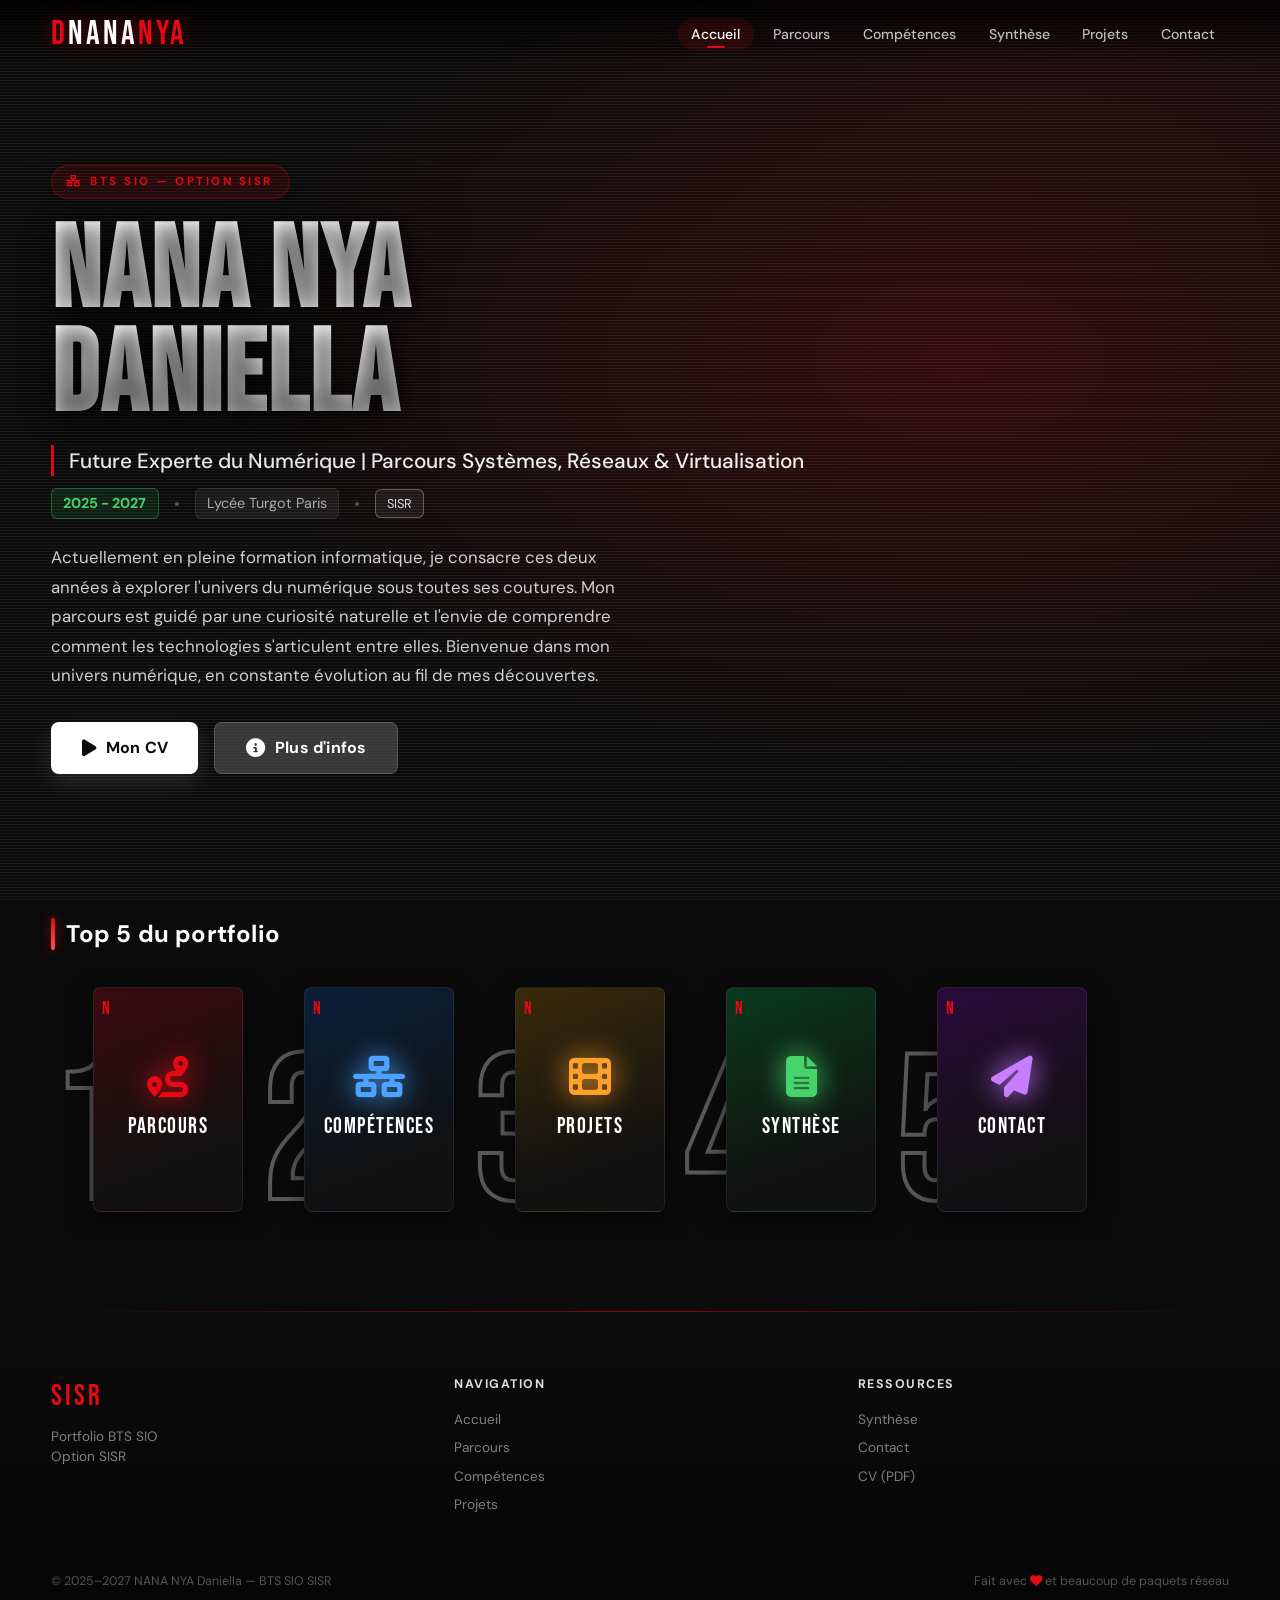
<file: index.html>
<!DOCTYPE html>
<html lang="fr">
<head>
  <meta charset="UTF-8" />
  <meta name="viewport" content="width=device-width, initial-scale=1.0" />
  <title>Portfolio BTS SIO SISR</title>
  <link rel="stylesheet" href="style.css" />
  <link rel="stylesheet" href="https://cdnjs.cloudflare.com/ajax/libs/font-awesome/6.5.0/css/all.min.css" />
</head>
<body>

<!-- Loader -->
<div class="page-loader" id="loader">
  <div class="loader-logo">SISR</div>
</div>

<!-- Progress Bar -->
<div class="scroll-progress" id="scrollProgress"></div>

<!-- ═══════════════════════════════════════════
     NAVIGATION
═══════════════════════════════════════════ -->
<nav class="navbar" id="navbar">
  <a href="index.html" class="nav-logo">D<span>NANA</span>NYA</a>
  <ul class="nav-links" id="navLinks">
    <li><a href="index.html" class="active">Accueil</a></li>
    <li><a href="parcours.html">Parcours</a></li>
    <li><a href="competences.html">Compétences</a></li>
    <li><a href="synthese.html">Synthèse</a></li>
    <li><a href="projets.html">Projets</a></li>
    <li><a href="contact.html">Contact</a></li>
  </ul>
  <button class="nav-toggle" id="navToggle" aria-label="Menu">
    <span></span><span></span><span></span>
  </button>
</nav>

<!-- ═══════════════════════════════════════════
     HERO
═══════════════════════════════════════════ -->
<section class="hero" id="accueil" style="padding-top:calc(var(--nav-height) + 3rem);">
  <div class="hero-bg"></div>
  <div class="hero-content">
    <div class="hero-badge">
      <i class="fas fa-network-wired"></i>
      BTS SIO — Option SISR
    </div>
    <h1 class="hero-title">NANA NYA<br>DANIELLA</h1>
    <p class="hero-subtitle">Future Experte du Numérique | Parcours Systèmes, Réseaux & Virtualisation</p>
    <div class="hero-meta">
      <span class="year">2025 - 2027</span>
      <span class="dot"></span>
      <span>Lycée Turgot Paris</span>
      <span class="dot"></span>
      <span class="maturity">SISR</span>
    </div>
    <p class="hero-desc">
      Actuellement en pleine formation informatique, je consacre ces deux années à explorer l'univers du numérique sous toutes ses coutures. Mon parcours est guidé par une curiosité naturelle et l'envie de comprendre comment les technologies s'articulent entre elles. Bienvenue dans mon univers numérique, en constante évolution au fil de mes découvertes.
    </p>
    <div class="hero-buttons">
      <a href="CV_Aout2026.pdf" class="btn btn-primary" id="btnCV">
        <i class="fas fa-play"></i> Mon CV
      </a>
      <a href="#ma-liste" class="btn btn-secondary">
        <i class="fas fa-info-circle"></i> Plus d'infos
      </a>
    </div>
  </div>
</section>

<main>
  <!-- Top 5 : explorer le portfolio -->
  <section class="row-section top-row reveal" id="ma-liste">
    <div class="section-label">
      <h2>Top 5 du portfolio</h2>
    </div>
    <button class="row-arrow left"  onclick="scrollRow('rowTop', -1)"><i class="fas fa-chevron-left"></i></button>
    <button class="row-arrow right" onclick="scrollRow('rowTop',  1)"><i class="fas fa-chevron-right"></i></button>
    <div class="row-track" id="rowTop">
      <a href="parcours.html" class="top-item"><span class="top-num">1</span>
        <div class="top-poster" style="--c1:#3a0a0e;"><span class="tp-n">N</span><i class="fas fa-route"></i><span class="tp-title">Parcours</span></div></a>
      <a href="competences.html" class="top-item"><span class="top-num">2</span>
        <div class="top-poster" style="--c1:#0a1f3a;--ic:#4da3ff;"><span class="tp-n">N</span><i class="fas fa-network-wired"></i><span class="tp-title">Compétences</span></div></a>
      <a href="projets.html" class="top-item"><span class="top-num">3</span>
        <div class="top-poster" style="--c1:#3a2a0a;--ic:#ffa028;"><span class="tp-n">N</span><i class="fas fa-film"></i><span class="tp-title">Projets</span></div></a>
      <a href="synthese.html" class="top-item"><span class="top-num">4</span>
        <div class="top-poster" style="--c1:#0a3a1c;--ic:#46d369;"><span class="tp-n">N</span><i class="fas fa-file-alt"></i><span class="tp-title">Synthèse</span></div></a>
      <a href="contact.html" class="top-item"><span class="top-num">5</span>
        <div class="top-poster" style="--c1:#2a0a3a;--ic:#c77dff;"><span class="tp-n">N</span><i class="fas fa-paper-plane"></i><span class="tp-title">Contact</span></div></a>
    </div>
  </section>
</main>

<!-- ═══════════════════════════════════════════
     FOOTER
═══════════════════════════════════════════ -->
<footer>
  <div class="footer-grid">
    <div class="footer-col">
      <div class="footer-logo">SISR</div>
      <p style="margin-top:0.5rem;">Portfolio BTS SIO<br>Option SISR</p>
    </div>
    <div class="footer-col">
      <h4>Navigation</h4>
      <a href="index.html">Accueil</a>
      <a href="parcours.html">Parcours</a>
      <a href="competences.html">Compétences</a>
      <a href="projets.html">Projets</a>
    </div>
    <div class="footer-col">
      <h4>Ressources</h4>
      <a href="synthese.html">Synthèse</a>
      <a href="contact.html">Contact</a>
      <a href="CV_Aout2026.pdf" target="_blank">CV (PDF)</a>
    </div>
  </div>
  <div class="footer-bottom">
    <span>© 2025–2027 NANA NYA Daniella — BTS SIO SISR</span>
    <span>Fait avec <i class="fas fa-heart" style="color:var(--red);"></i> et beaucoup de paquets réseau</span>
  </div>
</footer>

<!-- ═══════════════════════════════════════════
     MODAL INFO
═══════════════════════════════════════════ -->
<div class="modal-overlay" id="modalOverlay" onclick="closeModal(event)">
  <div class="modal" id="modal">
    <div class="modal-thumb">
      <div id="modalBg" style="width:100%;height:100%;background:linear-gradient(135deg,#1a1a2e,#16213e);display:flex;align-items:center;justify-content:center;font-size:5rem;color:rgba(255,255,255,0.15);"></div>
      <div class="modal-thumb-gradient"></div>
      <button class="modal-thumb-close" onclick="closeModal()"><i class="fas fa-times"></i></button>
    </div>
    <div class="modal-body">
      <div style="display:flex;align-items:center;gap:1rem;margin-bottom:0.75rem;">
        <button class="btn btn-primary" style="padding:0.5rem 1.5rem;font-size:0.9rem;">
          <i class="fas fa-play"></i> Voir le TP
        </button>
        <button class="card-btn add"><i class="fas fa-plus"></i></button>
      </div>
      <h2 id="modalTitle">Titre du projet</h2>
      <p class="modal-meta" id="modalMeta">Catégorie · Technologies</p>
      <p class="modal-desc" id="modalDesc">Description du projet.</p>
      <div id="modalTags" class="card-tags" style="gap:6px;"></div>
    </div>
  </div>
</div>

<!-- Toast -->
<div class="toast" id="toast"></div>

<!-- ═══════════════════════════════════════════
     SCRIPTS
═══════════════════════════════════════════ -->
<script>
// ── Navbar scroll ──
const navbar = document.getElementById('navbar');
const scrollProgress = document.getElementById('scrollProgress');

window.addEventListener('scroll', () => {
  const scrollY = window.scrollY;
  const docH = document.body.scrollHeight - window.innerHeight;
  scrollProgress.style.width = (scrollY / docH * 100) + '%';
  navbar.classList.toggle('scrolled', scrollY > 50);
});

// ── Hamburger ──
document.getElementById('navToggle').addEventListener('click', () => {
  document.getElementById('navLinks').classList.toggle('open');
});

// ── Row scroll ──
function scrollRow(id, dir) {
  const el = document.getElementById(id);
  el.scrollBy({ left: dir * 400, behavior: 'smooth' });
}

// ── Modal data ──
const modals = {
  vlan:     { title:'TP VLAN & Routage Inter-VLAN',   meta:'Réseaux · Cisco Packet Tracer',                icon:'fa-project-diagram', desc:'Configuration de VLANs sur switches Cisco, routage inter-VLAN avec une interface "router-on-a-stick". Mise en place des ACL pour filtrer le trafic entre VLANs.', tags:['VLAN','Trunk','802.1Q','ACL','Cisco IOS'] },
  ad:       { title:'Active Directory & GPO',          meta:'Systèmes · Windows Server 2022',               icon:'fa-server',           desc:'Déploiement d\'un contrôleur de domaine Windows Server 2022, création d\'unités organisationnelles, gestion des utilisateurs et application de stratégies de groupe (GPO).', tags:['AD DS','DNS','DHCP','GPO','OU'] },
  firewall: { title:'Pare-feu pfSense',                meta:'Sécurité · pfSense 2.7',                       icon:'fa-shield-alt',       desc:'Installation et configuration d\'un pare-feu pfSense. Définition de règles de filtrage, NAT, mise en place d\'un tunnel VPN IPsec site-à-site.', tags:['pfSense','Firewall','NAT','VPN IPsec','DMZ'] },
  linux:    { title:'Administration Linux Debian 12',  meta:'Systèmes · Debian 12 Bookworm',                icon:'fab fa-linux',        desc:'Administration d\'un serveur Debian : configuration réseau, serveur Apache/Nginx, gestion RAID, scripts Bash pour l\'automatisation, durcissement SSH.', tags:['Debian','Apache','SSH','RAID','Bash','Cron'] },
  virt:     { title:'Virtualisation VMware ESXi',      meta:'Virtualisation · VMware vSphere 8',            icon:'fa-cube',             desc:'Déploiement d\'une infrastructure virtualisée sur VMware ESXi. Création de VMs, gestion du stockage, réseau virtuel (vSwitch), snapshots et templates.', tags:['ESXi','vSphere','vSwitch','Snapshot','OVA'] },
  nagios:   { title:'Supervision Nagios Core',         meta:'Supervision · Nagios Core 4',                  icon:'fa-chart-line',       desc:'Mise en place d\'une solution de supervision avec Nagios. Monitoring des hôtes, services, interfaces réseau via SNMP. Configuration des alertes mail.', tags:['Nagios','SNMP','NRPE','Alertes','Dashboard'] },
  stage1:   { title:'Stage en entreprise — 1ère année',meta:'[Nom de l\'entreprise] · 5 semaines',          icon:'fa-building',         desc:'Stage de première année axé sur l\'administration réseau : câblage, configuration de switches et routeurs Cisco, mise en place de VLANs et assistance utilisateurs.', tags:['Cisco','Câblage','VLAN','Support N1','Inventaire'] },
  stage2:   { title:'Stage en entreprise — 2ème année',meta:'[Nom de l\'entreprise] · 5 semaines',          icon:'fa-building',         desc:'Stage de deuxième année centré sur la sécurité et les infrastructures : administration du pare-feu, mise à jour des équipements, configuration VPN et supervision réseau.', tags:['pfSense','VPN','Nagios','Linux','Active Directory'] },
};

function openModal(key) {
  const d = modals[key];
  if (!d) return;
  document.getElementById('modalTitle').textContent = d.title;
  document.getElementById('modalMeta').textContent  = d.meta;
  document.getElementById('modalDesc').textContent  = d.desc;
  const bg = document.getElementById('modalBg');
  bg.innerHTML = `<i class="${d.icon}" style="font-size:5rem;color:rgba(255,255,255,0.15);"></i>`;
  const tagsEl = document.getElementById('modalTags');
  tagsEl.innerHTML = d.tags.map(t => `<span class="card-tag">${t}</span>`).join('');
  document.getElementById('modalOverlay').classList.add('open');
  document.body.style.overflow = 'hidden';
}

function closeModal(e) {
  if (e && e.target !== document.getElementById('modalOverlay') && !e.target.classList.contains('modal-thumb-close') && !e.target.parentElement?.classList.contains('modal-thumb-close')) return;
  document.getElementById('modalOverlay').classList.remove('open');
  document.body.style.overflow = '';
}
document.addEventListener('keydown', e => { if (e.key === 'Escape') { document.getElementById('modalOverlay').classList.remove('open'); document.body.style.overflow = ''; } });

// ── Loader ──
window.addEventListener('load', () => {
  setTimeout(() => { document.getElementById('loader').classList.add('hidden'); }, 800);
});

// ── Reveal on scroll ──
const reveals = document.querySelectorAll('.reveal');
const observer = new IntersectionObserver(entries => {
  entries.forEach(e => { if (e.isIntersecting) { e.target.classList.add('visible'); } });
}, { threshold: 0.1 });
reveals.forEach(el => observer.observe(el));
</script>

</body>
</html>
</file>
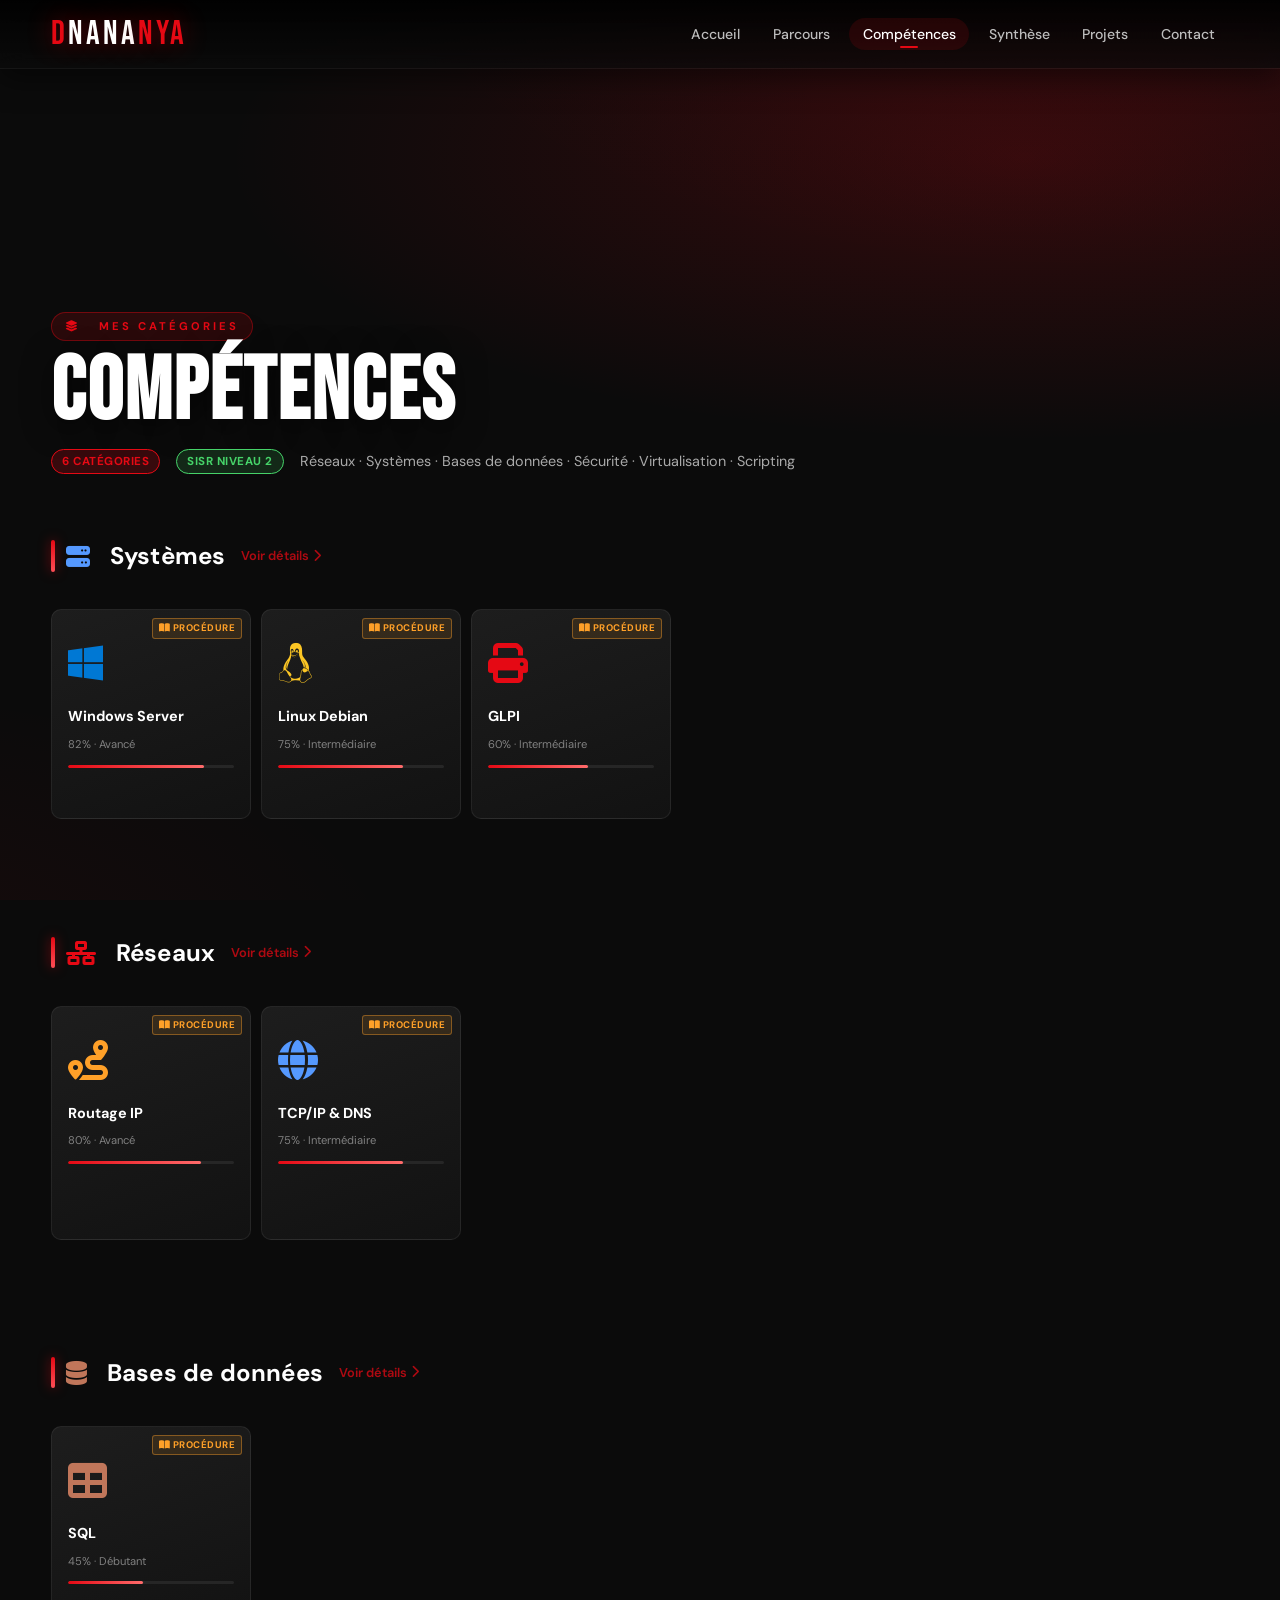
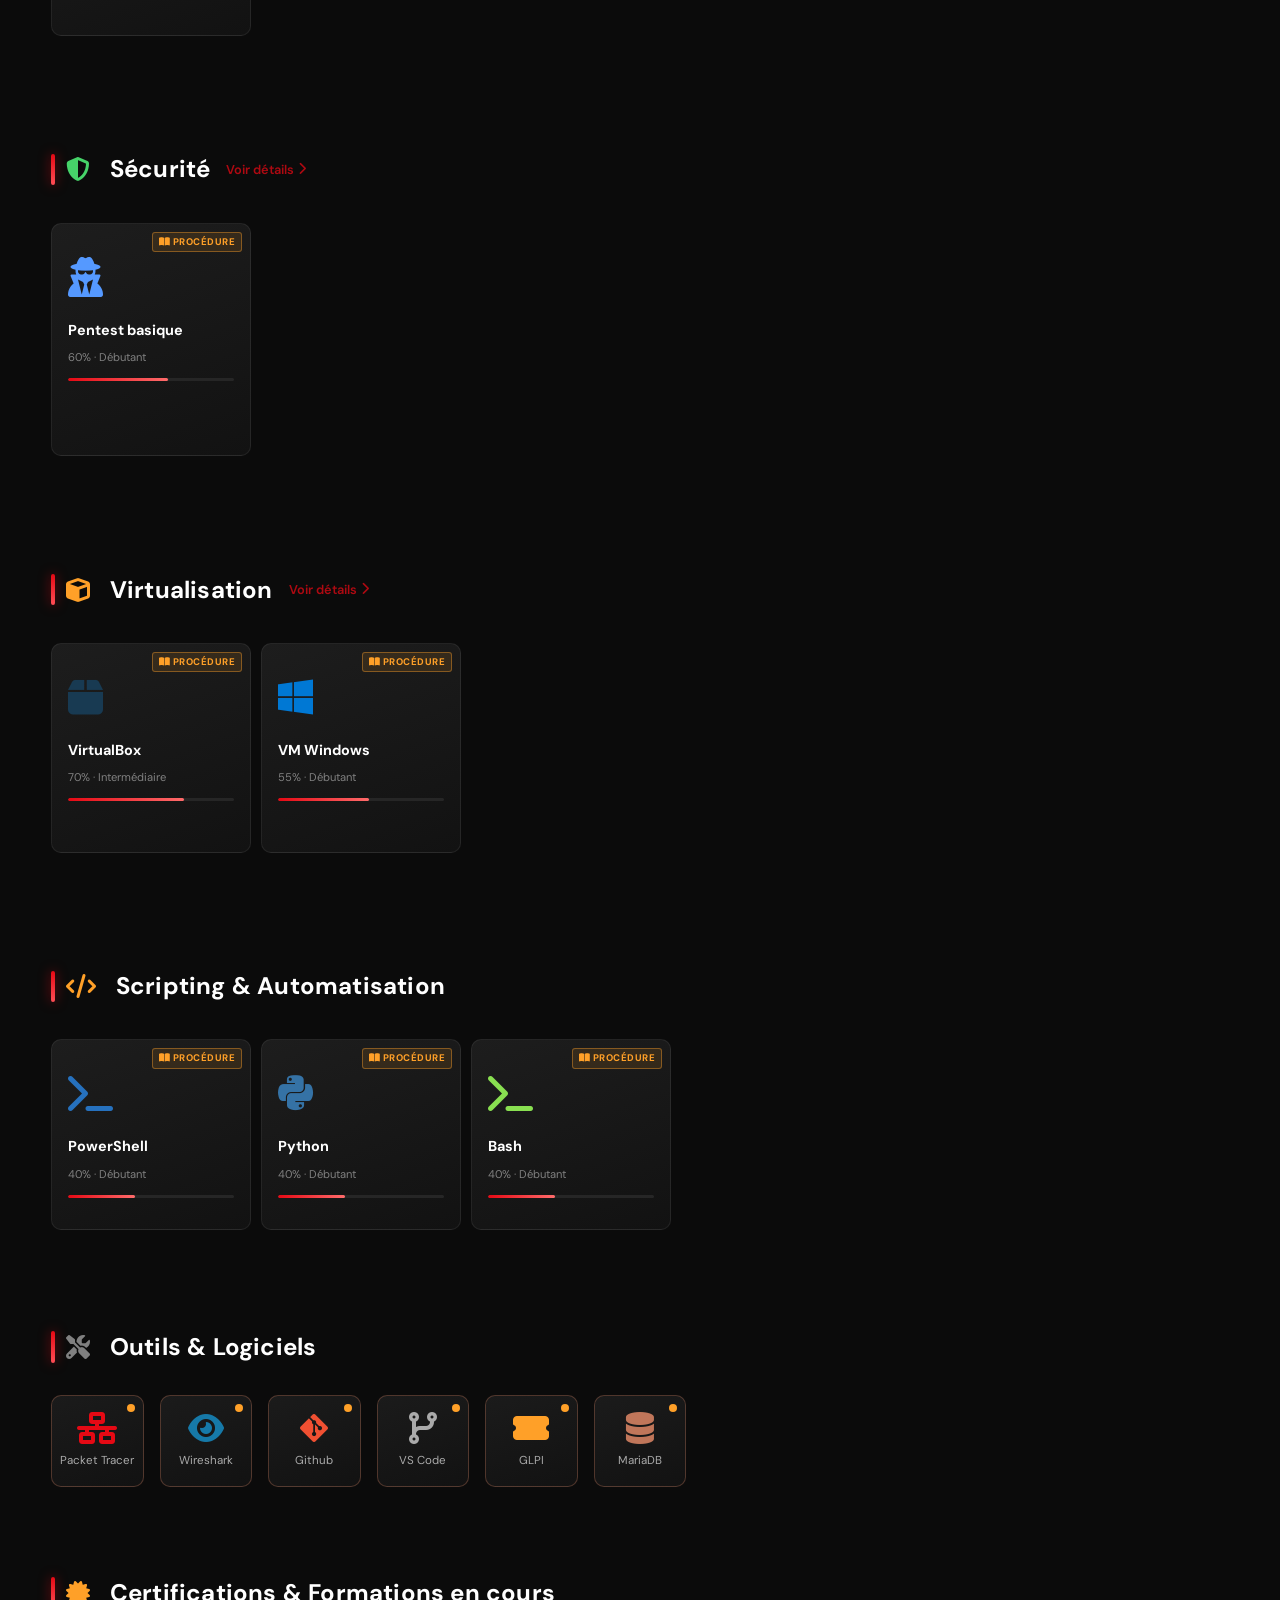
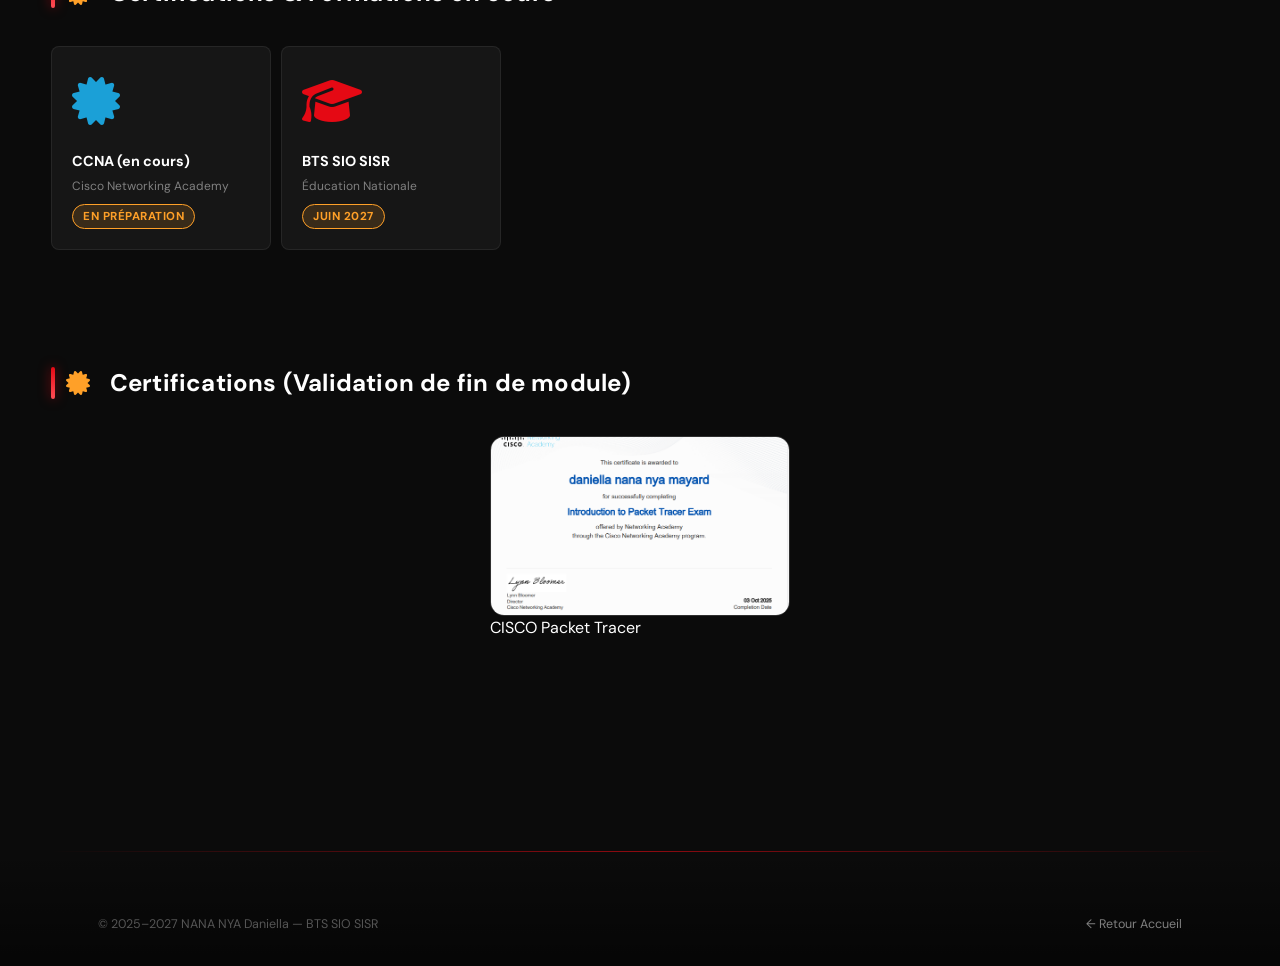
<file: competences.html>
<!DOCTYPE html>
<html lang="fr">
<head>
  <meta charset="UTF-8" />
  <meta name="viewport" content="width=device-width, initial-scale=1.0" />
  <title>Compétences — Portfolio BTS SIO SISR</title>
  <link rel="stylesheet" href="style.css" />
  <link rel="stylesheet" href="https://cdnjs.cloudflare.com/ajax/libs/font-awesome/6.5.0/css/all.min.css" />
  <style>
    .skill-card {
      flex-shrink: 0; width: 200px; background: var(--gray-3);
      border: 1px solid rgba(255,255,255,0.07); border-radius: var(--card-radius);
      padding: 1.5rem 1rem 1.2rem; cursor: pointer; position: relative; overflow: hidden;
      transition: transform 0.35s cubic-bezier(0.165, 0.84, 0.44, 1), z-index 0s 0.35s, box-shadow 0.35s ease;
      z-index: 1;
    }
    .skill-card::before {
      content: ''; position: absolute; top: 0; left: 0; right: 0; height: 3px;
      background: linear-gradient(to right, var(--red), #ff6b6b);
      transform: scaleX(0); transform-origin: left; transition: transform var(--transition);
    }
    .skill-card:hover {
      transform: scale(1.2) translateY(-8%); z-index: 100;
      transition: transform 0.35s cubic-bezier(0.165, 0.84, 0.44, 1), z-index 0s 0s, box-shadow 0.35s ease;
      box-shadow: 0 12px 40px rgba(0,0,0,0.7);
    }
    .skill-card:hover::before { transform: scaleX(1); }
    .row-track .skill-card:first-child:hover { transform-origin: left center; }
    .row-track .skill-card:last-child:hover  { transform-origin: right center; }
    .skill-card-icon { font-size: 2.5rem; margin-bottom: 0.75rem; display: block; }
    .skill-card-name { font-size: 0.9rem; font-weight: 700; margin-bottom: 0.5rem; }
    .skill-card-level { font-size: 0.7rem; color: #808080; margin-bottom: 0.75rem; }
    .skill-card-bar { height: 3px; background: var(--gray-2); border-radius: 2px; overflow: hidden; margin-bottom: 0.75rem; }
    .skill-card-fill {
      height: 100%; background: linear-gradient(to right, var(--red), #ff6b6b); border-radius: 2px; width: 0;
      transition: width 1.2s cubic-bezier(0.22, 1, 0.36, 1) 0.2s;
    }
    .skill-card.animated .skill-card-fill { width: var(--pct); }
    .skill-card-tags {
      display: flex; gap: 4px; flex-wrap: wrap; opacity: 0; transform: translateY(8px);
      transition: opacity 0.25s ease 0.1s, transform 0.25s ease 0.1s;
    }
    .skill-card:hover .skill-card-tags { opacity: 1; transform: translateY(0); }

    .tool-grid { display: grid; grid-template-columns: repeat(auto-fill, minmax(90px, 1fr)); gap: 1rem; padding: 1.5rem 4%; }
    .tool-item {
      display: flex; flex-direction: column; align-items: center; gap: 0.5rem; padding: 1rem 0.5rem;
      background: var(--gray-3); border: 1px solid rgba(255,255,255,0.06); border-radius: 6px;
      cursor: pointer; transition: var(--transition);
    }
    .tool-item:hover { background: rgba(229,9,20,0.1); border-color: rgba(229,9,20,0.3); transform: translateY(-4px); }
    .tool-item i { font-size: 2rem; }
    .tool-item span { font-size: 0.72rem; color: #aaa; text-align: center; }

    .cert-card {
      flex-shrink: 0; width: 220px; background: var(--gray-3); border: 1px solid rgba(255,255,255,0.07);
      border-radius: var(--card-radius); padding: 1.25rem; position: relative; overflow: hidden;
      transition: transform 0.35s cubic-bezier(0.165, 0.84, 0.44, 1), z-index 0s 0.35s; z-index: 1; cursor: pointer;
    }
    .cert-card:hover {
      transform: scale(1.15) translateY(-8%); z-index: 100;
      transition: transform 0.35s cubic-bezier(0.165, 0.84, 0.44, 1), z-index 0s 0s;
      box-shadow: 0 12px 40px rgba(0,0,0,0.7);
    }
    .cert-icon { font-size: 3rem; margin-bottom: 0.75rem; }
    .cert-name { font-size: 0.9rem; font-weight: 700; margin-bottom: 0.25rem; }
    .cert-issuer { font-size: 0.75rem; color: #808080; margin-bottom: 0.5rem; }
    .cert-status { font-size: 0.7rem; }
  </style>
</head>
<body>

<div class="page-loader" id="loader"><div class="loader-logo">SISR</div></div>
<div class="scroll-progress" id="scrollProgress"></div>

<nav class="navbar dark" id="navbar">
  <a href="index.html" class="nav-logo">D<span>NANA</span>NYA</a>
  <ul class="nav-links" id="navLinks">
    <li><a href="index.html">Accueil</a></li>
    <li><a href="parcours.html">Parcours</a></li>
    <li><a href="competences.html" class="active">Compétences</a></li>
    <li><a href="synthese.html">Synthèse</a></li>
    <li><a href="projets.html">Projets</a></li>
    <li><a href="contact.html">Contact</a></li>
  </ul>
  <button class="nav-toggle" id="navToggle"><span></span><span></span><span></span></button>
</nav>

<div class="page-hero pt-nav">
  <div class="page-hero-bg" style="background-image:url('https://images.unsplash.com/photo-1544197150-b99a580bb7a8?w=1200&q=80');"></div>
  <div class="page-hero-content">
    <p class="page-hero-eyebrow"><i class="fas fa-layer-group"></i> &nbsp; Mes catégories</p>
    <h1>Compétences</h1>
    <div style="display:flex;gap:1rem;align-items:center;flex-wrap:wrap;">
      <span class="badge badge-red">6 Catégories</span>
      <span class="badge badge-green">SISR Niveau 2</span>
      <span style="color:#aaa;font-size:0.9rem;">Réseaux · Systèmes · Bases de données · Sécurité · Virtualisation · Scripting</span>
    </div>
  </div>
</div>

<main style="padding-bottom:4rem;">

  <!-- ══ Systèmes ══ -->
  <section class="row-section reveal">
    <div class="section-label">
      <h2><i class="fas fa-server" style="color:#5599ff;margin-right:0.5rem;"></i> Systèmes</h2>
      <span class="see-all">Voir détails <i class="fas fa-chevron-right"></i></span>
    </div>
    <button class="row-arrow left"  onclick="scrollRow('rn2', -1)"><i class="fas fa-chevron-left"></i></button>
    <button class="row-arrow right" onclick="scrollRow('rn2',  1)"><i class="fas fa-chevron-right"></i></button>
    <div class="row-track" id="rn2">
      <div class="skill-card" style="--pct:82%" onclick="openProc('winserver')">
        <span class="proc-flag"><i class="fas fa-book-open"></i> Procédure</span>
        <span class="skill-card-icon" style="color:#0078D4;"><i class="fab fa-windows"></i></span>
        <div class="skill-card-name">Windows Server</div>
        <div class="skill-card-level">82% · Avancé</div>
        <div class="skill-card-bar"><div class="skill-card-fill"></div></div>
        <div class="skill-card-tags"><span class="card-tag">Active Directory</span></div>
      </div>
      <div class="skill-card" style="--pct:75%" onclick="openProc('linux')">
        <span class="proc-flag"><i class="fas fa-book-open"></i> Procédure</span>
        <span class="skill-card-icon" style="color:#FCC624;"><i class="fab fa-linux"></i></span>
        <div class="skill-card-name">Linux Debian</div>
        <div class="skill-card-level">75% · Intermédiaire</div>
        <div class="skill-card-bar"><div class="skill-card-fill"></div></div>
        <div class="skill-card-tags"><span class="card-tag">Debian 12</span><span class="card-tag">Ubuntu</span></div>
      </div>
      <div class="skill-card" style="--pct:60%" onclick="openProc('glpi')">
        <span class="proc-flag"><i class="fas fa-book-open"></i> Procédure</span>
        <span class="skill-card-icon" style="color:#E50914;"><i class="fas fa-print"></i></span>
        <div class="skill-card-name">GLPI</div>
        <div class="skill-card-level">60% · Intermédiaire</div>
        <div class="skill-card-bar"><div class="skill-card-fill"></div></div>
        <div class="skill-card-tags"><span class="card-tag">GLPI</span><span class="card-tag">OCS Inventory</span></div>
      </div>
    </div>
  </section>

  <!-- ══ Réseaux ══ -->
  <section class="row-section reveal">
    <div class="section-label">
      <h2><i class="fas fa-network-wired" style="color:var(--red);margin-right:0.5rem;"></i> Réseaux</h2>
      <span class="see-all">Voir détails <i class="fas fa-chevron-right"></i></span>
    </div>
    <button class="row-arrow left"  onclick="scrollRow('rn1', -1)"><i class="fas fa-chevron-left"></i></button>
    <button class="row-arrow right" onclick="scrollRow('rn1',  1)"><i class="fas fa-chevron-right"></i></button>
    <div class="row-track" id="rn1">
      <div class="skill-card" style="--pct:80%" onclick="openProc('routage')">
        <span class="proc-flag"><i class="fas fa-book-open"></i> Procédure</span>
        <span class="skill-card-icon" style="color:#ffa028;"><i class="fas fa-route"></i></span>
        <div class="skill-card-name">Routage IP</div>
        <div class="skill-card-level">80% · Avancé</div>
        <div class="skill-card-bar"><div class="skill-card-fill"></div></div>
        <div class="skill-card-tags"><span class="card-tag">LAN[réseau local]</span><span class="card-tag">WAN[réseau étendu]</span></div>
      </div>
      <div class="skill-card" style="--pct:75%" onclick="openProc('tcpip')">
        <span class="proc-flag"><i class="fas fa-book-open"></i> Procédure</span>
        <span class="skill-card-icon" style="color:#5599ff;"><i class="fas fa-globe"></i></span>
        <div class="skill-card-name">TCP/IP & DNS</div>
        <div class="skill-card-level">75% · Intermédiaire</div>
        <div class="skill-card-bar"><div class="skill-card-fill"></div></div>
        <div class="skill-card-tags"><span class="card-tag">IPv4</span><span class="card-tag">IPv6</span><span class="card-tag">PLRTSPA</span></div>
      </div>
    </div>
  </section>

  <!-- ══ Bases de données ══ -->
  <section class="row-section reveal">
    <div class="section-label">
      <h2><i class="fas fa-database" style="color:#C0765A;margin-right:0.5rem;"></i> Bases de données</h2>
      <span class="see-all">Voir détails <i class="fas fa-chevron-right"></i></span>
    </div>
    <button class="row-arrow left"  onclick="scrollRow('rndb', -1)"><i class="fas fa-chevron-left"></i></button>
    <button class="row-arrow right" onclick="scrollRow('rndb',  1)"><i class="fas fa-chevron-right"></i></button>
    <div class="row-track" id="rndb">
      <div class="skill-card" style="--pct:45%" onclick="openProc('sql')">
        <span class="proc-flag"><i class="fas fa-book-open"></i> Procédure</span>
        <span class="skill-card-icon" style="color:#C0765A;"><i class="fas fa-table"></i></span>
        <div class="skill-card-name">SQL</div>
        <div class="skill-card-level">45% · Débutant</div>
        <div class="skill-card-bar"><div class="skill-card-fill"></div></div>
        <div class="skill-card-tags"><span class="card-tag">MariaDB</span><span class="card-tag">Requêtes</span></div>
      </div>
    </div>
  </section>

  <!-- ══ Sécurité ══ -->
  <section class="row-section reveal">
    <div class="section-label">
      <h2><i class="fas fa-shield-alt" style="color:#46d369;margin-right:0.5rem;"></i> Sécurité</h2>
      <span class="see-all">Voir détails <i class="fas fa-chevron-right"></i></span>
    </div>
    <button class="row-arrow left"  onclick="scrollRow('rn3', -1)"><i class="fas fa-chevron-left"></i></button>
    <button class="row-arrow right" onclick="scrollRow('rn3',  1)"><i class="fas fa-chevron-right"></i></button>
    <div class="row-track" id="rn3">
      <div class="skill-card" style="--pct:60%" onclick="openProc('pentest')">
        <span class="proc-flag"><i class="fas fa-book-open"></i> Procédure</span>
        <span class="skill-card-icon" style="color:#5599ff;"><i class="fas fa-user-secret"></i></span>
        <div class="skill-card-name">Pentest basique</div>
        <div class="skill-card-level">60% · Débutant</div>
        <div class="skill-card-bar"><div class="skill-card-fill"></div></div>
        <div class="skill-card-tags"><span class="card-tag">Capture the flag</span><span class="card-tag">Wireshark</span><span class="card-tag">Kali</span></div>
      </div>
    </div>
  </section>

  <!-- ══ Virtualisation ══ -->
  <section class="row-section reveal">
    <div class="section-label">
      <h2><i class="fas fa-cube" style="color:#ffa028;margin-right:0.5rem;"></i> Virtualisation</h2>
      <span class="see-all">Voir détails <i class="fas fa-chevron-right"></i></span>
    </div>
    <button class="row-arrow left"  onclick="scrollRow('rn4', -1)"><i class="fas fa-chevron-left"></i></button>
    <button class="row-arrow right" onclick="scrollRow('rn4',  1)"><i class="fas fa-chevron-right"></i></button>
    <div class="row-track" id="rn4">
      <div class="skill-card" style="--pct:70%" onclick="openProc('virtualbox')">
        <span class="proc-flag"><i class="fas fa-book-open"></i> Procédure</span>
        <span class="skill-card-icon" style="color:#183A52;"><i class="fas fa-box"></i></span>
        <div class="skill-card-name">VirtualBox</div>
        <div class="skill-card-level">70% · Intermédiaire</div>
        <div class="skill-card-bar"><div class="skill-card-fill"></div></div>
        <div class="skill-card-tags"><span class="card-tag">Windows</span><span class="card-tag">Linux</span></div>
      </div>
      <div class="skill-card" style="--pct:55%" onclick="openProc('vmwindows')">
        <span class="proc-flag"><i class="fas fa-book-open"></i> Procédure</span>
        <span class="skill-card-icon" style="color:#0078D4;"><i class="fab fa-windows"></i></span>
        <div class="skill-card-name">VM Windows</div>
        <div class="skill-card-level">55% · Débutant</div>
        <div class="skill-card-bar"><div class="skill-card-fill"></div></div>
        <div class="skill-card-tags"><span class="card-tag">Windows 10/11</span></div>
      </div>
    </div>
  </section>

  <!-- ══ Scripting ══ -->
  <section class="row-section reveal">
    <div class="section-label">
      <h2><i class="fas fa-code" style="color:#ffa028;margin-right:0.5rem;"></i> Scripting &amp; Automatisation</h2>
    </div>
    <button class="row-arrow left"  onclick="scrollRow('rn5', -1)"><i class="fas fa-chevron-left"></i></button>
    <button class="row-arrow right" onclick="scrollRow('rn5',  1)"><i class="fas fa-chevron-right"></i></button>
    <div class="row-track" id="rn5">
      <div class="skill-card" style="--pct:40%" onclick="openProc('powershell')">
        <span class="proc-flag"><i class="fas fa-book-open"></i> Procédure</span>
        <span class="skill-card-icon" style="color:#2671BE;"><i class="fas fa-terminal"></i></span>
        <div class="skill-card-name">PowerShell</div>
        <div class="skill-card-level">40% · Débutant</div>
        <div class="skill-card-bar"><div class="skill-card-fill"></div></div>
        <div class="skill-card-tags"></div>
      </div>
      <div class="skill-card" style="--pct:40%" onclick="openProc('python')">
        <span class="proc-flag"><i class="fas fa-book-open"></i> Procédure</span>
        <span class="skill-card-icon" style="color:#3572A5;"><i class="fab fa-python"></i></span>
        <div class="skill-card-name">Python</div>
        <div class="skill-card-level">40% · Débutant</div>
        <div class="skill-card-bar"><div class="skill-card-fill"></div></div>
        <div class="skill-card-tags"></div>
      </div>
      <div class="skill-card" style="--pct:40%" onclick="openProc('bash')">
        <span class="proc-flag"><i class="fas fa-book-open"></i> Procédure</span>
        <span class="skill-card-icon" style="color:#89e051;"><i class="fas fa-terminal"></i></span>
        <div class="skill-card-name">Bash</div>
        <div class="skill-card-level">40% · Débutant</div>
        <div class="skill-card-bar"><div class="skill-card-fill"></div></div>
        <div class="skill-card-tags"></div>
      </div>
    </div>
  </section>

  <!-- ══ Outils ══ -->
  <section class="reveal" style="margin-bottom:3rem;">
    <div class="section-label"><h2><i class="fas fa-tools" style="color:#808080;margin-right:0.5rem;"></i> Outils &amp; Logiciels</h2></div>
    <div class="tool-grid">
      <div class="tool-item has-proc" onclick="openProc('packettracer')"><span class="proc-dot"></span><i class="fas fa-network-wired" style="color:#E50914;"></i><span>Packet Tracer</span></div>
      <div class="tool-item has-proc" onclick="openProc('wireshark')"><span class="proc-dot"></span><i class="fas fa-eye" style="color:#1679A8;"></i><span>Wireshark</span></div>
      <div class="tool-item has-proc" onclick="openProc('github')"><span class="proc-dot"></span><i class="fab fa-git-alt" style="color:#F05032;"></i><span>Github</span></div>
      <div class="tool-item has-proc" onclick="openProc('vscode')"><span class="proc-dot"></span><i class="fas fa-code-branch" style="color:#aaa;"></i><span>VS Code</span></div>
      <div class="tool-item has-proc" onclick="openProc('glpi')"><span class="proc-dot"></span><i class="fas fa-ticket-alt" style="color:#ffa028;"></i><span>GLPI</span></div>
      <div class="tool-item has-proc" onclick="openProc('mariadb')"><span class="proc-dot"></span><i class="fas fa-database" style="color:#C0765A;"></i><span>MariaDB</span></div>
    </div>
  </section>

  <!-- ══ Certifications & formations en cours ══ -->
  <section class="row-section reveal">
    <div class="section-label">
      <h2><i class="fas fa-certificate" style="color:#ffa028;margin-right:0.5rem;"></i> Certifications &amp; Formations en cours</h2>
    </div>
    <button class="row-arrow left"  onclick="scrollRow('rncert', -1)"><i class="fas fa-chevron-left"></i></button>
    <button class="row-arrow right" onclick="scrollRow('rncert',  1)"><i class="fas fa-chevron-right"></i></button>
    <div class="row-track" id="rncert">
      <div class="cert-card">
        <div class="cert-icon" style="color:#1BA0D7;"><i class="fas fa-certificate"></i></div>
        <div class="cert-name">CCNA (en cours)</div>
        <div class="cert-issuer">Cisco Networking Academy</div>
        <span class="badge badge-orange">En préparation</span>
      </div>
      <div class="cert-card">
        <div class="cert-icon" style="color:#E50914;"><i class="fas fa-graduation-cap"></i></div>
        <div class="cert-name">BTS SIO SISR</div>
        <div class="cert-issuer">Éducation Nationale</div>
        <span class="badge badge-orange">Juin 2027</span>
      </div>
    </div>
  </section>

  <!-- ══ Certifications obtenues ══ -->
  <section class="row-section reveal">
    <div class="section-label">
      <h2><i class="fas fa-certificate" style="color:#ffa028;margin-right:0.5rem;"></i> Certifications (Validation de fin de module)</h2>
    </div>
    <div class="row-track" id="rncert2">
      <div class="certifications-grid">
        <div class="cert-card1">
          <a href="https://www.credly.com/badges/fe584ce8-04c0-48bd-862c-433c7b5b7167/public_url" target="_blank">
            <img src="certificationCisco.png" alt="Certification Cisco Packet Tracer">
          </a>
          <p>CISCO Packet Tracer</p>
        </div>
      </div>
    </div>
  </section>

</main>

<!-- ═══════════════════════════════════════════
     GRANDE BULLE PROCÉDURE (commune à tout)
═══════════════════════════════════════════ -->
<div class="proc-overlay" id="procOverlay" onclick="if(event.target===this) closeProc()">
  <div class="proc-modal" role="dialog" aria-modal="true" aria-labelledby="procTitle">
    <header class="proc-header">
      <div class="proc-header-icon" id="procIcon"><i class="fas fa-book"></i></div>
      <div class="proc-header-text">
        <p class="proc-eyebrow" id="procEyebrow">Procédure</p>
        <h2 id="procTitle">Titre</h2>
      </div>
      <button class="proc-close" onclick="closeProc()" aria-label="Fermer"><i class="fas fa-times"></i></button>
    </header>
    <div class="proc-body" id="procBody">
      <p class="proc-intro" id="procIntro"></p>
      <div class="proc-notice hidden" id="procNotice">
        <i class="fas fa-hourglass-half"></i>
        <span><strong>Procédure prévisionnelle</strong> — elle sera mise à jour avec mes captures d'écran une fois l'installation réalisée.</span>
      </div>
      <div class="proc-meta-grid" id="procMeta"></div>
      <div id="procContent"></div>
    </div>
  </div>
</div>

<!-- ═══════════════════════════════════════════════════════════
     CONTENU DES PROCÉDURES — un <template> par procédure.
     Pour ajouter une capture : <div class="proc-shot"><img src="capture.png" alt=""></div>
     Les boutons "copier" sont ajoutés automatiquement sur chaque bloc de code.
═══════════════════════════════════════════════════════════ -->

<!-- ───── WINDOWS SERVER ───── -->
<template id="tpl-winserver">
  <h3 class="proc-section-title">Objectif</h3>
  <p>Installer Windows Server dans une machine virtuelle VirtualBox pour disposer d'un serveur d'entraînement.</p>
  <ol class="proc-steps">
    <li class="proc-step">
      <h4>Télécharger l'ISO</h4>
      <p>Sur le <strong>Microsoft Evaluation Center</strong>, télécharger l'ISO de Windows Server (version d'évaluation gratuite 180 jours), en français.</p>
      <div class="proc-shot"></div>
    </li>
    <li class="proc-step">
      <h4>Créer la VM dans VirtualBox</h4>
      <p><em>Machine → Nouvelle</em> : nom <code>SRV-AD</code>, type Microsoft Windows, sélectionner l'ISO et cocher <em>Skip Unattended Installation</em>.</p>
      <table class="proc-table">
        <thead><tr><th>Ressource</th><th>Valeur conseillée</th></tr></thead>
        <tbody>
          <tr><td>RAM</td><td>4 Go</td></tr>
          <tr><td>Processeurs</td><td>2</td></tr>
          <tr><td>Disque</td><td>60 Go (dynamique)</td></tr>
          <tr><td>Réseau</td><td>Réseau interne ou NAT</td></tr>
        </tbody>
      </table>
      <div class="proc-shot"></div>
    </li>
    <li class="proc-step">
      <h4>Lancer l'installation</h4>
      <p>Démarrer la VM, choisir la langue et le clavier français, puis <em>Installer maintenant</em>.</p>
      <p>Choisir l'édition <strong>Standard (expérience de bureau)</strong> pour avoir l'interface graphique, puis l'installation <strong>personnalisée</strong> sur le disque vierge.</p>
      <div class="proc-shot"></div>
    </li>
    <li class="proc-step">
      <h4>Définir le mot de passe Administrateur</h4>
      <p>À la fin de l'installation, saisir un mot de passe complexe pour le compte <code>Administrateur</code>, puis se connecter (<kbd>Ctrl</kbd>+<kbd>Alt</kbd>+<kbd>Suppr</kbd> = <em>Entrée</em> + <kbd>Suppr</kbd> dans VirtualBox).</p>
      <div class="proc-shot"></div>
    </li>
    <li class="proc-step">
      <h4>Premiers réglages</h4>
      <p>Dans le <em>Gestionnaire de serveur → Serveur local</em> : renommer le serveur, donner une IP fixe, puis redémarrer. Équivalent en PowerShell :</p>
      <pre class="proc-code"><code>Rename-Computer -NewName "SRV-AD" -Restart
New-NetIPAddress -InterfaceAlias "Ethernet" -IPAddress 192.168.10.1 -PrefixLength 24
Set-DnsClientServerAddress -InterfaceAlias "Ethernet" -ServerAddresses 127.0.0.1</code></pre>
      <p class="proc-tip"><i class="fas fa-lightbulb"></i> Ensuite, le rôle <em>Services AD DS</em> s'ajoute via <em>Gérer → Ajouter des rôles et fonctionnalités</em>.</p>
      <div class="proc-shot"></div>
    </li>
  </ol>
</template>

<!-- ───── LINUX DEBIAN ───── -->
<template id="tpl-linux">
  <h3 class="proc-section-title">Objectif</h3>
  <p>Installer Debian dans une machine virtuelle et la préparer pour l'administration en ligne de commande.</p>
  <ol class="proc-steps">
    <li class="proc-step">
      <h4>Télécharger l'ISO</h4>
      <p>Sur <strong>debian.org</strong>, télécharger l'image <em>netinst</em> (amd64), légère : les paquets sont récupérés pendant l'installation.</p>
    </li>
    <li class="proc-step">
      <h4>Créer la VM</h4>
      <p>Dans VirtualBox : type Linux / Debian 64-bit, 2 Go de RAM, 2 CPU, disque de 20 Go, cocher <em>Skip Unattended Installation</em>.</p>
      <div class="proc-shot"></div>
    </li>
    <li class="proc-step">
      <h4>Installation guidée</h4>
      <p>Choisir <em>Graphical install</em>, puis dans l'ordre :</p>
      <table class="proc-table">
        <thead><tr><th>Écran</th><th>Choix</th></tr></thead>
        <tbody>
          <tr><td>Langue / pays / clavier</td><td>Français / France / Français</td></tr>
          <tr><td>Nom de machine</td><td>ex. <code>debian-srv</code></td></tr>
          <tr><td>Mot de passe root</td><td>mot de passe fort</td></tr>
          <tr><td>Utilisateur</td><td>création de mon compte</td></tr>
          <tr><td>Partitionnement</td><td>Assisté – disque entier, tout dans une partition</td></tr>
          <tr><td>Logiciels</td><td>Serveur SSH + utilitaires usuels (bureau optionnel)</td></tr>
          <tr><td>GRUB</td><td>Oui, sur <code>/dev/sda</code></td></tr>
        </tbody>
      </table>
      <div class="proc-shot"></div>
    </li>
    <li class="proc-step">
      <h4>Après le redémarrage</h4>
      <p>Se connecter en root, mettre à jour et donner les droits sudo à mon utilisateur :</p>
      <pre class="proc-code"><code>su -
apt update &amp;&amp; apt upgrade -y
apt install sudo -y
usermod -aG sudo daniella</code></pre>
      <p class="proc-tip"><i class="fas fa-lightbulb"></i> Se déconnecter puis se reconnecter pour que le groupe sudo soit pris en compte.</p>
      <div class="proc-shot"></div>
    </li>
    <li class="proc-step">
      <h4>Vérifier</h4>
      <pre class="proc-code"><code>cat /etc/debian_version
ip a
sudo systemctl status ssh</code></pre>
    </li>
  </ol>
  <h3 class="proc-section-title">Pour aller plus loin : pile LAMP (Ubuntu / Debian)</h3>
  <pre class="proc-code"><code>sudo apt install apache2 mariadb-server php libapache2-mod-php php-mysql -y</code></pre>
</template>

<!-- ───── GLPI ───── -->
<template id="tpl-glpi">
  <h3 class="proc-section-title">Objectif</h3>
  <p>Installer GLPI sur une VM Debian : serveur web Apache, PHP, base de données MariaDB, puis l'assistant d'installation web.</p>
  <ol class="proc-steps">
    <li class="proc-step">
      <h4>Installer Apache, MariaDB et PHP</h4>
      <pre class="proc-code"><code>sudo apt update &amp;&amp; sudo apt upgrade -y
sudo apt install apache2 mariadb-server -y
sudo apt install php libapache2-mod-php php-mysql php-curl php-gd php-intl php-xml php-mbstring php-zip php-bz2 php-ldap php-apcu -y</code></pre>
      <div class="proc-shot"></div>
    </li>
    <li class="proc-step">
      <h4>Créer la base de données GLPI</h4>
      <pre class="proc-code"><code>sudo mariadb-secure-installation
sudo mariadb</code></pre>
      <pre class="proc-code"><code>CREATE DATABASE glpi CHARACTER SET utf8mb4 COLLATE utf8mb4_unicode_ci;
CREATE USER 'glpi'@'localhost' IDENTIFIED BY 'MotDePasseFort!';
GRANT ALL PRIVILEGES ON glpi.* TO 'glpi'@'localhost';
FLUSH PRIVILEGES;
EXIT;</code></pre>
      <div class="proc-shot"></div>
    </li>
    <li class="proc-step">
      <h4>Télécharger GLPI</h4>
      <p>Récupérer le lien de la dernière version sur la page <em>Releases</em> du dépôt GitHub <code>glpi-project/glpi</code>, puis (remplacer <code>X.Y.Z</code>) :</p>
      <pre class="proc-code"><code>cd /tmp
wget https://github.com/glpi-project/glpi/releases/download/X.Y.Z/glpi-X.Y.Z.tgz
sudo tar -xzf glpi-X.Y.Z.tgz -C /var/www/
sudo chown -R www-data:www-data /var/www/glpi</code></pre>
      <div class="proc-shot"></div>
    </li>
    <li class="proc-step">
      <h4>Configurer Apache</h4>
      <p>Créer le fichier du site :</p>
      <pre class="proc-code"><code>sudo nano /etc/apache2/sites-available/glpi.conf</code></pre>
      <pre class="proc-code"><code>&lt;VirtualHost *:80&gt;
    ServerName glpi.local
    DocumentRoot /var/www/glpi/public
    &lt;Directory /var/www/glpi/public&gt;
        Require all granted
        RewriteEngine On
        RewriteCond %{REQUEST_FILENAME} !-f
        RewriteRule ^(.*)$ index.php [QSA,L]
    &lt;/Directory&gt;
&lt;/VirtualHost&gt;</code></pre>
      <pre class="proc-code"><code>sudo a2enmod rewrite
sudo a2dissite 000-default.conf
sudo a2ensite glpi.conf
sudo systemctl restart apache2</code></pre>
      <div class="proc-shot"></div>
    </li>
    <li class="proc-step">
      <h4>Assistant d'installation web</h4>
      <p>Depuis un navigateur : <code>http://IP-de-la-VM</code>. Choisir le français, accepter la licence, <em>Installer</em>, puis renseigner la base : serveur <code>localhost</code>, utilisateur <code>glpi</code>, base <code>glpi</code>.</p>
      <div class="proc-shot"></div>
    </li>
    <li class="proc-step">
      <h4>Sécuriser après installation</h4>
      <table class="proc-table">
        <thead><tr><th>Compte par défaut</th><th>Mot de passe</th></tr></thead>
        <tbody>
          <tr><td>glpi (super-admin)</td><td>glpi</td></tr>
          <tr><td>tech</td><td>tech</td></tr>
          <tr><td>normal</td><td>normal</td></tr>
          <tr><td>post-only</td><td>postonly</td></tr>
        </tbody>
      </table>
      <p>Changer ces mots de passe dès la première connexion, puis supprimer le fichier d'installation :</p>
      <pre class="proc-code"><code>sudo rm /var/www/glpi/install/install.php</code></pre>
      <div class="proc-shot"></div>
    </li>
  </ol>
</template>

<!-- ───── ROUTAGE IP ───── -->
<template id="tpl-routage">
  <h3 class="proc-section-title">Objectif</h3>
  <p>Relier deux réseaux locaux avec deux routeurs Cisco dans Packet Tracer grâce au routage statique.</p>
  <table class="proc-table">
    <thead><tr><th>Équipement</th><th>Interface</th><th>Adresse</th></tr></thead>
    <tbody>
      <tr><td>R1</td><td>G0/0 (LAN 1)</td><td>192.168.1.254/24</td></tr>
      <tr><td>R1</td><td>G0/1 (lien WAN)</td><td>10.0.0.1/30</td></tr>
      <tr><td>R2</td><td>G0/1 (lien WAN)</td><td>10.0.0.2/30</td></tr>
      <tr><td>R2</td><td>G0/0 (LAN 2)</td><td>192.168.2.254/24</td></tr>
    </tbody>
  </table>
  <ol class="proc-steps">
    <li class="proc-step">
      <h4>Câbler la maquette</h4>
      <p>PC1 – Switch1 – R1 ⟷ R2 – Switch2 – PC2. Câble droit vers les switchs, câble croisé (ou automatique) entre routeurs.</p>
      <div class="proc-shot"></div>
    </li>
    <li class="proc-step">
      <h4>Configurer les interfaces de R1</h4>
      <pre class="proc-code"><code>enable
configure terminal
interface g0/0
 ip address 192.168.1.254 255.255.255.0
 no shutdown
interface g0/1
 ip address 10.0.0.1 255.255.255.252
 no shutdown
exit</code></pre>
    </li>
    <li class="proc-step">
      <h4>Ajouter la route statique sur R1</h4>
      <pre class="proc-code"><code>ip route 192.168.2.0 255.255.255.0 10.0.0.2
end
write memory</code></pre>
      <p>Faire l'équivalent sur R2 avec <code>ip route 192.168.1.0 255.255.255.0 10.0.0.1</code>.</p>
    </li>
    <li class="proc-step">
      <h4>Configurer les PC</h4>
      <p>PC1 : 192.168.1.1/24, passerelle 192.168.1.254. PC2 : 192.168.2.1/24, passerelle 192.168.2.254.</p>
    </li>
    <li class="proc-step">
      <h4>Vérifier</h4>
      <pre class="proc-code"><code>show ip route
show ip interface brief
ping 192.168.2.1</code></pre>
      <p class="proc-tip"><i class="fas fa-lightbulb"></i> Dans la table de routage, <code>C</code> = réseau directement connecté, <code>S</code> = route statique.</p>
      <div class="proc-shot"></div>
    </li>
  </ol>
</template>

<!-- ───── TCP/IP & DNS ───── -->
<template id="tpl-tcpip">
  <h3 class="proc-section-title">Le modèle OSI</h3>
  <table class="proc-table">
    <thead><tr><th>#</th><th>Couche</th><th>Rôle</th></tr></thead>
    <tbody>
      <tr><td>7</td><td>Application</td><td>Logiciels de l'utilisateur (navigateur, mail…)</td></tr>
      <tr><td>6</td><td>Présentation</td><td>Format des données (chiffrement, compression)</td></tr>
      <tr><td>5</td><td>Session</td><td>Ouverture / fermeture des échanges</td></tr>
      <tr><td>4</td><td>Transport</td><td>Fiabilité et découpage (TCP / UDP)</td></tr>
      <tr><td>3</td><td>Réseau</td><td>Adressage IP et routage</td></tr>
      <tr><td>2</td><td>Liaison</td><td>Adressage local (MAC), détection d'erreurs</td></tr>
      <tr><td>1</td><td>Physique</td><td>Signaux : câbles, ondes</td></tr>
    </tbody>
  </table>
  <h3 class="proc-section-title">Mise en pratique : IP fixe et DNS sur Debian</h3>
  <ol class="proc-steps">
    <li class="proc-step">
      <h4>Repérer l'interface réseau</h4>
      <pre class="proc-code"><code>ip a</code></pre>
      <p>Noter le nom de la carte (ex. <code>enp0s3</code>).</p>
    </li>
    <li class="proc-step">
      <h4>Donner une IP fixe</h4>
      <pre class="proc-code"><code>sudo nano /etc/network/interfaces</code></pre>
      <pre class="proc-code"><code>auto enp0s3
iface enp0s3 inet static
    address 192.168.1.10/24
    gateway 192.168.1.254</code></pre>
    </li>
    <li class="proc-step">
      <h4>Renseigner le serveur DNS</h4>
      <pre class="proc-code"><code>sudo nano /etc/resolv.conf</code></pre>
      <pre class="proc-code"><code>nameserver 192.168.1.254
nameserver 1.1.1.1</code></pre>
      <pre class="proc-code"><code>sudo systemctl restart networking</code></pre>
    </li>
    <li class="proc-step">
      <h4>Tester</h4>
      <pre class="proc-code"><code>sudo apt install dnsutils -y
ping -c 4 192.168.1.254
nslookup debian.org
dig debian.org</code></pre>
      <p class="proc-tip"><i class="fas fa-lightbulb"></i> Si le ping vers une IP marche mais pas vers un nom, le problème vient du DNS.</p>
      <div class="proc-shot"></div>
    </li>
  </ol>
</template>

<!-- ───── SQL / MARIADB ───── -->
<template id="tpl-mariadb">
  <h3 class="proc-section-title">Objectif</h3>
  <p>Installer un serveur MariaDB sur ma machine Debian, le sécuriser, puis créer une base et un utilisateur dédié pour pratiquer le SQL.</p>
  <ol class="proc-steps">
    <li class="proc-step">
      <h4>Mettre à jour le système</h4>
      <pre class="proc-code"><code>sudo apt update &amp;&amp; sudo apt upgrade -y</code></pre>
      <div class="proc-shot"></div>
    </li>
    <li class="proc-step">
      <h4>Installer MariaDB</h4>
      <pre class="proc-code"><code>sudo apt install mariadb-server mariadb-client -y</code></pre>
      <div class="proc-shot"></div>
    </li>
    <li class="proc-step">
      <h4>Vérifier que le service tourne</h4>
      <pre class="proc-code"><code>sudo systemctl status mariadb
sudo systemctl enable mariadb
mariadb --version</code></pre>
      <p class="proc-tip"><i class="fas fa-lightbulb"></i> <em>Active: active (running)</em> confirme que le serveur fonctionne. <kbd>q</kbd> pour quitter.</p>
      <div class="proc-shot"></div>
    </li>
    <li class="proc-step">
      <h4>Sécuriser l'installation</h4>
      <pre class="proc-code"><code>sudo mariadb-secure-installation</code></pre>
      <table class="proc-table">
        <thead><tr><th>Question posée</th><th>Réponse</th></tr></thead>
        <tbody>
          <tr><td>Enter current password for root</td><td>Entrée (vide)</td></tr>
          <tr><td>Switch to unix_socket authentication</td><td>n</td></tr>
          <tr><td>Change the root password?</td><td>Y (mot de passe fort)</td></tr>
          <tr><td>Remove anonymous users?</td><td>Y</td></tr>
          <tr><td>Disallow root login remotely?</td><td>Y</td></tr>
          <tr><td>Remove test database?</td><td>Y</td></tr>
          <tr><td>Reload privilege tables now?</td><td>Y</td></tr>
        </tbody>
      </table>
      <div class="proc-shot"></div>
    </li>
    <li class="proc-step">
      <h4>Créer une base et un utilisateur</h4>
      <pre class="proc-code"><code>sudo mariadb</code></pre>
      <pre class="proc-code"><code>CREATE DATABASE portfolio;
CREATE USER 'daniella'@'localhost' IDENTIFIED BY 'MotDePasseFort!';
GRANT ALL PRIVILEGES ON portfolio.* TO 'daniella'@'localhost';
FLUSH PRIVILEGES;
EXIT;</code></pre>
      <div class="proc-shot"></div>
    </li>
    <li class="proc-step">
      <h4>Premières requêtes SQL</h4>
      <pre class="proc-code"><code>mariadb -u daniella -p</code></pre>
      <pre class="proc-code"><code>USE portfolio;
CREATE TABLE competences (
  id INT AUTO_INCREMENT PRIMARY KEY,
  nom VARCHAR(50) NOT NULL,
  niveau INT
);
INSERT INTO competences (nom, niveau) VALUES ('SQL', 45), ('Linux', 75);
SELECT * FROM competences WHERE niveau &gt; 50;
UPDATE competences SET niveau = 50 WHERE nom = 'SQL';
DELETE FROM competences WHERE id = 2;</code></pre>
      <div class="proc-shot"></div>
    </li>
  </ol>
  <h3 class="proc-section-title">Commandes utiles</h3>
  <table class="proc-table">
    <thead><tr><th>Commande</th><th>Rôle</th></tr></thead>
    <tbody>
      <tr><td><code>SHOW DATABASES;</code></td><td>Lister les bases</td></tr>
      <tr><td><code>SHOW TABLES;</code></td><td>Lister les tables</td></tr>
      <tr><td><code>DESCRIBE competences;</code></td><td>Structure d'une table</td></tr>
      <tr><td><code>sudo systemctl restart mariadb</code></td><td>Redémarrer le serveur</td></tr>
    </tbody>
  </table>
  <h3 class="proc-section-title">Bilan</h3>
  <p>À compléter après l'installation : difficultés rencontrées, ce que j'ai appris, prochaines étapes.</p>
</template>

<!-- ───── PENTEST ───── -->
<template id="tpl-pentest">
  <div class="proc-notice proc-warn">
    <i class="fas fa-exclamation-triangle"></i>
    <span>Ces outils s'utilisent <strong>uniquement</strong> sur des machines prévues pour l'exercice (CTF, labo de classe). Attaquer un système sans autorisation est illégal (art. 323-1 du Code pénal).</span>
  </div>
  <ol class="proc-steps">
    <li class="proc-step">
      <h4>Télécharger Kali Linux pour VirtualBox</h4>
      <p>Sur <strong>kali.org</strong>, section <em>Virtual Machines</em>, télécharger l'image pré-construite <em>VirtualBox</em> (archive <code>.7z</code>).</p>
    </li>
    <li class="proc-step">
      <h4>Importer la VM</h4>
      <p>Extraire l'archive (7-Zip), puis double-cliquer sur le fichier <code>.vbox</code> : la VM apparaît dans VirtualBox. Mettre son réseau en <em>Réseau interne</em> avec les machines cibles du CTF.</p>
      <div class="proc-shot"></div>
    </li>
    <li class="proc-step">
      <h4>Premier démarrage</h4>
      <p>Identifiants par défaut : <code>kali</code> / <code>kali</code>. Mettre à jour :</p>
      <pre class="proc-code"><code>sudo apt update &amp;&amp; sudo apt full-upgrade -y
passwd</code></pre>
    </li>
    <li class="proc-step">
      <h4>Reconnaissance sur la machine du CTF</h4>
      <pre class="proc-code"><code>ip a
nmap -sn 192.168.56.0/24
nmap -sV 192.168.56.101</code></pre>
      <p class="proc-tip"><i class="fas fa-lightbulb"></i> <code>-sn</code> découvre les machines actives, <code>-sV</code> liste les services et leurs versions.</p>
      <div class="proc-shot"></div>
    </li>
    <li class="proc-step">
      <h4>Analyser le trafic</h4>
      <p>Lancer Wireshark sur l'interface du labo pour observer les échanges (voir la fiche Wireshark).</p>
    </li>
  </ol>
</template>

<!-- ───── VIRTUALBOX ───── -->
<template id="tpl-virtualbox">
  <ol class="proc-steps">
    <li class="proc-step">
      <h4>Télécharger VirtualBox</h4>
      <p>Sur <strong>virtualbox.org</strong> → <em>Downloads</em> : l'installateur Windows, ou le paquet <code>.deb</code> correspondant à ma version de Debian.</p>
    </li>
    <li class="proc-step">
      <h4>Installer</h4>
      <p><strong>Windows :</strong> lancer l'exécutable et garder les options par défaut (la carte réseau est coupée quelques secondes).</p>
      <p><strong>Debian :</strong></p>
      <pre class="proc-code"><code>cd ~/Téléchargements
sudo apt install ./virtualbox-*.deb -y
sudo usermod -aG vboxusers $USER</code></pre>
      <div class="proc-shot"></div>
    </li>
    <li class="proc-step">
      <h4>Créer une machine virtuelle</h4>
      <p><em>Nouvelle</em> → nom, ISO, puis RAM, CPU et taille de disque. Le disque en <em>allocation dynamique</em> ne prend de place qu'au fur et à mesure.</p>
      <div class="proc-shot"></div>
    </li>
    <li class="proc-step">
      <h4>Choisir le mode réseau</h4>
      <table class="proc-table">
        <thead><tr><th>Mode</th><th>Usage</th></tr></thead>
        <tbody>
          <tr><td>NAT</td><td>Accès Internet, VM invisible du réseau</td></tr>
          <tr><td>Accès par pont</td><td>VM sur le même réseau que le PC physique</td></tr>
          <tr><td>Réseau interne</td><td>VMs entre elles uniquement (labo isolé)</td></tr>
          <tr><td>Réseau privé hôte</td><td>VMs + PC hôte, sans Internet</td></tr>
        </tbody>
      </table>
    </li>
    <li class="proc-step">
      <h4>Guest Additions et snapshots</h4>
      <p>Dans la VM démarrée : <em>Périphériques → Insérer l'image CD des Additions invité</em> (plein écran, presse-papier partagé).</p>
      <p>Avant un test risqué : <em>Machine → Prendre un instantané</em> pour pouvoir revenir en arrière.</p>
      <div class="proc-shot"></div>
    </li>
  </ol>
</template>

<!-- ───── VM WINDOWS ───── -->
<template id="tpl-vmwindows">
  <ol class="proc-steps">
    <li class="proc-step">
      <h4>Télécharger l'ISO Windows</h4>
      <p>Sur le site de Microsoft (<em>Télécharger Windows 11</em>), choisir <em>Télécharger l'image disque (ISO)</em>, édition multi, langue français.</p>
    </li>
    <li class="proc-step">
      <h4>Créer la VM</h4>
      <p>Dans VirtualBox 7 : type Windows 11 (64-bit), cocher <em>Skip Unattended Installation</em>. VirtualBox active automatiquement l'EFI, le TPM 2.0 et le Secure Boot demandés par Windows 11.</p>
      <table class="proc-table">
        <thead><tr><th>Ressource</th><th>Minimum</th></tr></thead>
        <tbody>
          <tr><td>RAM</td><td>4 Go</td></tr>
          <tr><td>CPU</td><td>2</td></tr>
          <tr><td>Disque</td><td>64 Go</td></tr>
        </tbody>
      </table>
      <div class="proc-shot"></div>
    </li>
    <li class="proc-step">
      <h4>Installer Windows</h4>
      <p>Langue française → <em>Installer</em> → <em>Je n'ai pas de clé de produit</em> → édition (ex. Pro) → installation personnalisée sur le disque vierge.</p>
      <div class="proc-shot"></div>
    </li>
    <li class="proc-step">
      <h4>Finaliser</h4>
      <p>Créer le compte utilisateur, puis installer les <strong>Guest Additions</strong> (<em>Périphériques → Insérer l'image CD des Additions invité</em>, lancer <code>VBoxWindowsAdditions.exe</code>) et redémarrer.</p>
      <p>Prendre un <strong>instantané</strong> « installation propre » pour repartir de zéro à tout moment.</p>
      <div class="proc-shot"></div>
    </li>
  </ol>
</template>

<!-- ───── POWERSHELL ───── -->
<template id="tpl-powershell">
  <ol class="proc-steps">
    <li class="proc-step">
      <h4>Ouvrir PowerShell</h4>
      <p>Windows PowerShell 5.1 est déjà installé. Pour la version récente (PowerShell 7), dans un terminal :</p>
      <pre class="proc-code"><code>winget install --id Microsoft.PowerShell --source winget</code></pre>
    </li>
    <li class="proc-step">
      <h4>Autoriser l'exécution de mes scripts</h4>
      <pre class="proc-code"><code>Set-ExecutionPolicy RemoteSigned -Scope CurrentUser
Get-ExecutionPolicy</code></pre>
      <div class="proc-shot"></div>
    </li>
    <li class="proc-step">
      <h4>Premier script</h4>
      <p>Créer <code>infos.ps1</code> :</p>
      <pre class="proc-code"><code>$nom = $env:COMPUTERNAME
Write-Host "Machine : $nom"
Get-NetIPAddress -AddressFamily IPv4 | Select-Object InterfaceAlias, IPAddress
foreach ($s in Get-Service | Where-Object Status -eq 'Running' | Select-Object -First 5) {
    Write-Host "Service actif : $($s.Name)"
}</code></pre>
      <pre class="proc-code"><code>.\infos.ps1</code></pre>
      <div class="proc-shot"></div>
    </li>
    <li class="proc-step">
      <h4>Commandes utiles</h4>
      <table class="proc-table">
        <thead><tr><th>Commande</th><th>Rôle</th></tr></thead>
        <tbody>
          <tr><td><code>Get-Help Get-Service</code></td><td>Aide d'une commande</td></tr>
          <tr><td><code>Get-Command *user*</code></td><td>Chercher une commande</td></tr>
          <tr><td><code>Get-LocalUser</code></td><td>Lister les comptes locaux</td></tr>
          <tr><td><code>Test-Connection 8.8.8.8</code></td><td>Équivalent du ping</td></tr>
        </tbody>
      </table>
    </li>
  </ol>
</template>

<!-- ───── PYTHON ───── -->
<template id="tpl-python">
  <ol class="proc-steps">
    <li class="proc-step">
      <h4>Installer Python sur Debian</h4>
      <pre class="proc-code"><code>sudo apt install python3 python3-pip python3-venv -y
python3 --version</code></pre>
      <p class="proc-tip"><i class="fas fa-lightbulb"></i> Sur Windows : installateur sur <strong>python.org</strong>, en cochant <em>Add python.exe to PATH</em>.</p>
    </li>
    <li class="proc-step">
      <h4>Créer un environnement virtuel</h4>
      <pre class="proc-code"><code>mkdir ~/python-sio &amp;&amp; cd ~/python-sio
python3 -m venv venv
source venv/bin/activate</code></pre>
    </li>
    <li class="proc-step">
      <h4>Premier script</h4>
      <p>Créer <code>ping.py</code> :</p>
      <pre class="proc-code"><code>import subprocess

machines = ["192.168.1.254", "8.8.8.8"]

for ip in machines:
    r = subprocess.run(["ping", "-c", "1", ip], capture_output=True)
    if r.returncode == 0:
        print(ip, "répond")
    else:
        print(ip, "ne répond pas")</code></pre>
      <pre class="proc-code"><code>python3 ping.py</code></pre>
      <div class="proc-shot"></div>
    </li>
  </ol>
</template>

<!-- ───── BASH ───── -->
<template id="tpl-bash">
  <ol class="proc-steps">
    <li class="proc-step">
      <h4>Créer le script</h4>
      <p>Bash est déjà présent sur Debian. Créer un fichier :</p>
      <pre class="proc-code"><code>nano sauvegarde.sh</code></pre>
      <pre class="proc-code"><code>#!/bin/bash
# Sauvegarde du dossier personnel avec la date
DATE=$(date +%Y-%m-%d)
DEST="/tmp/sauvegarde-$DATE.tar.gz"

tar -czf "$DEST" "$HOME/Documents"

if [ $? -eq 0 ]; then
    echo "Sauvegarde OK : $DEST"
else
    echo "Erreur pendant la sauvegarde"
fi</code></pre>
    </li>
    <li class="proc-step">
      <h4>Le rendre exécutable et le lancer</h4>
      <pre class="proc-code"><code>chmod +x sauvegarde.sh
./sauvegarde.sh</code></pre>
      <div class="proc-shot"></div>
    </li>
    <li class="proc-step">
      <h4>L'automatiser avec cron</h4>
      <pre class="proc-code"><code>crontab -e</code></pre>
      <pre class="proc-code"><code>0 18 * * * /home/daniella/sauvegarde.sh</code></pre>
      <p class="proc-tip"><i class="fas fa-lightbulb"></i> Lance le script tous les jours à 18h (minute, heure, jour, mois, jour de la semaine).</p>
    </li>
  </ol>
</template>

<!-- ───── PACKET TRACER ───── -->
<template id="tpl-packettracer">
  <ol class="proc-steps">
    <li class="proc-step">
      <h4>Créer un compte Cisco NetAcad</h4>
      <p>Packet Tracer est gratuit mais nécessite un compte <strong>Cisco Networking Academy</strong> (netacad.com). Le téléchargement se trouve dans la section <em>Resources → Download Packet Tracer</em>.</p>
    </li>
    <li class="proc-step">
      <h4>Installer</h4>
      <p><strong>Windows :</strong> lancer l'exécutable 64 bits.</p>
      <p><strong>Debian / Ubuntu :</strong></p>
      <pre class="proc-code"><code>cd ~/Téléchargements
sudo apt install ./CiscoPacketTracer_*_amd64.deb -y</code></pre>
      <div class="proc-shot"></div>
    </li>
    <li class="proc-step">
      <h4>Premier lancement</h4>
      <p>Se connecter avec le compte NetAcad, puis glisser des équipements (routeurs, switchs, PC) et les relier avec l'outil <em>Connections</em>.</p>
      <p class="proc-tip"><i class="fas fa-lightbulb"></i> Le mode <em>Simulation</em> permet de suivre un paquet étape par étape. Voir la fiche « Routage IP » pour un exemple complet.</p>
      <div class="proc-shot"></div>
    </li>
  </ol>
</template>

<!-- ───── WIRESHARK ───── -->
<template id="tpl-wireshark">
  <ol class="proc-steps">
    <li class="proc-step">
      <h4>Installer</h4>
      <pre class="proc-code"><code>sudo apt install wireshark -y</code></pre>
      <p>À la question <em>« Les utilisateurs non privilégiés peuvent-ils capturer ? »</em>, répondre <strong>Oui</strong>, puis :</p>
      <pre class="proc-code"><code>sudo usermod -aG wireshark $USER</code></pre>
      <p class="proc-tip"><i class="fas fa-lightbulb"></i> Se déconnecter/reconnecter. Sur Windows : installateur sur wireshark.org (avec Npcap).</p>
      <div class="proc-shot"></div>
    </li>
    <li class="proc-step">
      <h4>Lancer une capture</h4>
      <p>Choisir l'interface (ex. <code>enp0s3</code>), cliquer sur l'aileron bleu, générer du trafic (ping, site web), puis arrêter avec le carré rouge.</p>
      <div class="proc-shot"></div>
    </li>
    <li class="proc-step">
      <h4>Filtrer</h4>
      <table class="proc-table">
        <thead><tr><th>Filtre</th><th>Affiche</th></tr></thead>
        <tbody>
          <tr><td><code>icmp</code></td><td>Les pings</td></tr>
          <tr><td><code>dns</code></td><td>Les requêtes DNS</td></tr>
          <tr><td><code>ip.addr == 192.168.1.10</code></td><td>Le trafic d'une machine</td></tr>
          <tr><td><code>tcp.port == 80</code></td><td>Le HTTP</td></tr>
          <tr><td><code>arp</code></td><td>Les requêtes ARP</td></tr>
        </tbody>
      </table>
    </li>
  </ol>
</template>

<!-- ───── GITHUB ───── -->
<template id="tpl-github">
  <ol class="proc-steps">
    <li class="proc-step">
      <h4>Installer et configurer Git</h4>
      <pre class="proc-code"><code>sudo apt install git -y
git config --global user.name "Daniella NANA NYA"
git config --global user.email "mon.email@exemple.com"</code></pre>
    </li>
    <li class="proc-step">
      <h4>Créer une clé SSH et l'ajouter à GitHub</h4>
      <pre class="proc-code"><code>ssh-keygen -t ed25519 -C "mon.email@exemple.com"
cat ~/.ssh/id_ed25519.pub</code></pre>
      <p>Copier la clé affichée dans GitHub → <em>Settings → SSH and GPG keys → New SSH key</em>.</p>
      <div class="proc-shot"></div>
    </li>
    <li class="proc-step">
      <h4>Envoyer mon portfolio sur GitHub</h4>
      <p>Créer un dépôt vide sur github.com, puis dans le dossier du site :</p>
      <pre class="proc-code"><code>git init
git add .
git commit -m "Premier commit du portfolio"
git branch -M main
git remote add origin git@github.com:MON-PSEUDO/portfolio.git
git push -u origin main</code></pre>
      <div class="proc-shot"></div>
    </li>
    <li class="proc-step">
      <h4>Mettre en ligne avec GitHub Pages</h4>
      <p>Dans le dépôt : <em>Settings → Pages</em>, source <em>main</em> / dossier racine. Le site est publié sur <code>https://MON-PSEUDO.github.io/portfolio</code>.</p>
      <p class="proc-tip"><i class="fas fa-lightbulb"></i> Ensuite, à chaque modification : <code>git add .</code> → <code>git commit -m "..."</code> → <code>git push</code>.</p>
    </li>
  </ol>
</template>

<!-- ───── VS CODE ───── -->
<template id="tpl-vscode">
  <ol class="proc-steps">
    <li class="proc-step">
      <h4>Télécharger et installer</h4>
      <p>Sur <strong>code.visualstudio.com</strong> : installateur Windows, ou paquet <code>.deb</code> pour Debian :</p>
      <pre class="proc-code"><code>cd ~/Téléchargements
sudo apt install ./code_*_amd64.deb -y</code></pre>
      <div class="proc-shot"></div>
    </li>
    <li class="proc-step">
      <h4>Extensions utiles</h4>
      <table class="proc-table">
        <thead><tr><th>Extension</th><th>Usage</th></tr></thead>
        <tbody>
          <tr><td>French Language Pack</td><td>Interface en français</td></tr>
          <tr><td>Live Server</td><td>Prévisualiser mon portfolio en direct</td></tr>
          <tr><td>Python</td><td>Exécuter et déboguer mes scripts</td></tr>
          <tr><td>PowerShell</td><td>Coloration et exécution des .ps1</td></tr>
          <tr><td>Remote - SSH</td><td>Éditer les fichiers d'une VM Linux à distance</td></tr>
        </tbody>
      </table>
    </li>
    <li class="proc-step">
      <h4>Ouvrir un projet</h4>
      <p><em>Fichier → Ouvrir le dossier</em>, puis <kbd>Ctrl</kbd>+<kbd>ù</kbd> pour le terminal intégré. L'onglet <em>Contrôle de code source</em> permet de faire les commits Git sans ligne de commande.</p>
      <div class="proc-shot"></div>
    </li>
  </ol>
</template>

<footer>
  <div class="footer-bottom" style="padding:0 4%;">
    <span>© 2025–2027 NANA NYA Daniella — BTS SIO SISR</span>
    <span><a href="index.html" style="color:#808080;">← Retour Accueil</a></span>
  </div>
</footer>

<script>
window.addEventListener('scroll', () => {
  document.getElementById('scrollProgress').style.width = (window.scrollY / (document.body.scrollHeight - window.innerHeight) * 100) + '%';
});
document.getElementById('navToggle').addEventListener('click', () => document.getElementById('navLinks').classList.toggle('open'));

function scrollRow(id, dir) {
  document.getElementById(id).scrollBy({ left: dir * 400, behavior: 'smooth' });
}

window.addEventListener('load', () => setTimeout(() => document.getElementById('loader').classList.add('hidden'), 800));

// ══ En-têtes des procédures (titre, icône, intro, infos) ══
// draft: true  → affiche le bandeau "Procédure prévisionnelle"
const procs = {
  winserver: {
    tpl: 'winserver', title: 'Installer Windows Server', eyebrow: 'Compétence · Systèmes',
    icon: 'fab fa-windows', color: '#0078D4',
    intro: "Windows Server est le système d'exploitation utilisé pour administrer un réseau d'entreprise : il centralise l'authentification des utilisateurs, le partage de fichiers et d'imprimantes, et les règles de sécurité via Active Directory.",
    meta: [['Système', 'Windows Server'], ['Support', 'VM VirtualBox'], ['Droits', 'Administrateur'], ['Durée', '~ 45 min']]
  },
  linux: {
    tpl: 'linux', title: 'Installer Linux Debian', eyebrow: 'Compétence · Systèmes',
    icon: 'fab fa-linux', color: '#FCC624',
    intro: "J'ai installé et administré Debian et Ubuntu en ligne de commande. Voici comment installer Debian dans une machine virtuelle.",
    meta: [['Système', 'Debian 12 / 13'], ['Support', 'VM VirtualBox'], ['Droits', 'root / sudo'], ['Durée', '~ 30 min']]
  },
  glpi: {
    tpl: 'glpi', title: 'Installer GLPI sur Debian', eyebrow: 'Compétence · Gestion de parc',
    icon: 'fas fa-ticket-alt', color: '#ffa028',
    intro: "GLPI est un logiciel de gestion de parc informatique : inventaire du matériel, tickets d'incidents et demandes des utilisateurs. Je l'ai installé sur une VM Linux, ce qui m'a aussi fait découvrir le déploiement d'une application web.",
    meta: [['Système', 'Debian 12 / 13'], ['Pile', 'Apache · PHP · MariaDB'], ['Droits', 'sudo'], ['Durée', '~ 45 min']]
  },
  routage: {
    tpl: 'routage', title: 'Routage statique', eyebrow: 'Compétence · Réseaux',
    icon: 'fas fa-route', color: '#ffa028',
    intro: "Le routage permet de faire transiter des données d'un réseau à un autre. Exemple pratique réalisé dans Packet Tracer avec deux routeurs Cisco.",
    meta: [['Outil', 'Packet Tracer'], ['Matériel', '2 routeurs Cisco'], ['Couche OSI', '3 – Réseau'], ['Durée', '~ 30 min']]
  },
  tcpip: {
    tpl: 'tcpip', title: 'TCP/IP & DNS', eyebrow: 'Compétence · Réseaux',
    icon: 'fas fa-globe', color: '#5599ff',
    intro: "Le modèle OSI découpe la communication réseau en 7 couches. En pratique, configurer une adresse IP et un serveur DNS sur une machine permet de voir les couches 3 et 7 en action.",
    meta: [['Système', 'Debian'], ['Protocoles', 'IPv4 · DNS'], ['Droits', 'sudo'], ['Durée', '~ 15 min']]
  },
  sql: {
    tpl: 'mariadb', title: 'Pratiquer le SQL avec MariaDB', eyebrow: 'Compétence · SQL', draft: true,
    icon: 'fas fa-table', color: '#C0765A',
    intro: "Le SQL est le langage qui permet de créer, interroger et modifier des bases de données relationnelles. Pour le pratiquer, j'installe le serveur MariaDB sur mon PC Debian : voici ma procédure, jusqu'à mes premières requêtes.",
    meta: [['Système', 'Debian 12 / 13'], ['Logiciel', 'MariaDB Server'], ['Droits', 'sudo'], ['Durée', '~ 15 min']]
  },
  mariadb: {
    tpl: 'mariadb', title: 'Installer MariaDB sur Debian', eyebrow: 'Outil · Bases de données', draft: true,
    icon: 'fas fa-database', color: '#C0765A',
    intro: "MariaDB est un système de gestion de bases de données relationnelles (SGBDR), libre et compatible avec MySQL. Voici la procédure pour l'installer sur mon PC Debian.",
    meta: [['Système', 'Debian 12 / 13'], ['Logiciel', 'MariaDB Server'], ['Droits', 'sudo'], ['Durée', '~ 15 min']]
  },
  pentest: {
    tpl: 'pentest', title: 'Pentest : préparer Kali Linux', eyebrow: 'Compétence · Sécurité',
    icon: 'fas fa-user-secret', color: '#5599ff',
    intro: "Découverte du pentest à travers un Capture The Flag réalisé en classe : recherche de failles simples sur des machines dédiées, analyse du trafic avec Wireshark, premiers pas avec Kali Linux.",
    meta: [['Système', 'Kali Linux'], ['Support', 'VM VirtualBox'], ['Cadre', 'CTF en classe'], ['Niveau', 'Débutant']]
  },
  virtualbox: {
    tpl: 'virtualbox', title: 'Installer VirtualBox', eyebrow: 'Compétence · Virtualisation',
    icon: 'fas fa-box', color: '#5f9bd1',
    intro: "VirtualBox permet de faire tourner plusieurs systèmes (Windows, Linux) sur un même PC : création de VMs, gestion des ressources (RAM, CPU, disque) et des réseaux virtuels.",
    meta: [['Hôte', 'Windows ou Debian'], ['Logiciel', 'Oracle VirtualBox 7'], ['Droits', 'Administrateur'], ['Durée', '~ 10 min']]
  },
  vmwindows: {
    tpl: 'vmwindows', title: 'Créer une VM Windows', eyebrow: 'Compétence · Virtualisation',
    icon: 'fab fa-windows', color: '#0078D4',
    intro: "Une machine virtuelle Windows permet de tester des configurations sans toucher à la machine physique.",
    meta: [['Système', 'Windows 10 / 11'], ['Support', 'VirtualBox 7'], ['RAM', '4 Go min.'], ['Durée', '~ 40 min']]
  },
  powershell: {
    tpl: 'powershell', title: 'Débuter avec PowerShell', eyebrow: 'Compétence · Scripting',
    icon: 'fas fa-terminal', color: '#2671BE',
    intro: "Bases du scripting PowerShell vues en cours : syntaxe, variables, quelques commandes d'administration système. Niveau débutant, à approfondir.",
    meta: [['Système', 'Windows'], ['Version', '5.1 / 7'], ['Extension', '.ps1'], ['Niveau', 'Débutant']]
  },
  python: {
    tpl: 'python', title: 'Débuter avec Python', eyebrow: 'Compétence · Scripting',
    icon: 'fab fa-python', color: '#3572A5',
    intro: "Bases du langage Python vues en cours : variables, boucles, conditions, petites fonctions. Niveau débutant, à approfondir.",
    meta: [['Système', 'Debian / Windows'], ['Version', 'Python 3'], ['Extension', '.py'], ['Niveau', 'Débutant']]
  },
  bash: {
    tpl: 'bash', title: 'Débuter avec Bash', eyebrow: 'Compétence · Scripting',
    icon: 'fas fa-terminal', color: '#89e051',
    intro: "Bases du scripting Bash en lien avec l'administration Linux : quelques commandes et petits scripts simples. Niveau débutant, à approfondir.",
    meta: [['Système', 'Debian'], ['Shell', 'Bash'], ['Extension', '.sh'], ['Niveau', 'Débutant']]
  },
  packettracer: {
    tpl: 'packettracer', title: 'Installer Cisco Packet Tracer', eyebrow: 'Outil · Réseaux',
    icon: 'fas fa-network-wired', color: '#E50914',
    intro: "Packet Tracer est le simulateur réseau de Cisco : il permet de construire et tester des maquettes (routeurs, switchs, PC) sans matériel physique.",
    meta: [['Système', 'Windows / Debian'], ['Éditeur', 'Cisco'], ['Compte', 'NetAcad requis'], ['Durée', '~ 10 min']]
  },
  wireshark: {
    tpl: 'wireshark', title: 'Installer et utiliser Wireshark', eyebrow: 'Outil · Analyse réseau',
    icon: 'fas fa-eye', color: '#1679A8',
    intro: "Wireshark capture et décode les paquets qui passent sur une carte réseau : idéal pour comprendre les protocoles et diagnostiquer un problème.",
    meta: [['Système', 'Debian / Windows'], ['Licence', 'Libre'], ['Droits', 'groupe wireshark'], ['Durée', '~ 5 min']]
  },
  github: {
    tpl: 'github', title: 'Git & GitHub', eyebrow: 'Outil · Versionnage',
    icon: 'fab fa-git-alt', color: '#F05032',
    intro: "Git garde l'historique de mes fichiers et GitHub les héberge en ligne. Je m'en sers pour sauvegarder et publier ce portfolio.",
    meta: [['Système', 'Debian / Windows'], ['Outil', 'Git'], ['Hébergement', 'GitHub Pages'], ['Durée', '~ 15 min']]
  },
  vscode: {
    tpl: 'vscode', title: 'Installer VS Code', eyebrow: 'Outil · Éditeur de code',
    icon: 'fas fa-code-branch', color: '#3fa9f5',
    intro: "Visual Studio Code est l'éditeur que j'utilise pour mon portfolio (HTML/CSS/JS) et mes scripts PowerShell, Python et Bash.",
    meta: [['Système', 'Debian / Windows'], ['Éditeur', 'Microsoft'], ['Licence', 'Gratuit'], ['Durée', '~ 5 min']]
  }
};

function openProc(key) {
  const d = procs[key];
  if (!d) return;
  document.getElementById('procTitle').textContent   = d.title;
  document.getElementById('procEyebrow').textContent = d.eyebrow;
  document.getElementById('procIntro').textContent   = d.intro;
  const icon = document.getElementById('procIcon');
  icon.innerHTML = `<i class="${d.icon}"></i>`;
  icon.style.color = d.color;
  icon.style.background = d.color + '2e';
  document.getElementById('procNotice').classList.toggle('hidden', !d.draft);
  document.getElementById('procMeta').innerHTML =
    d.meta.map(([l, v]) => `<div><span>${l}</span><strong>${v}</strong></div>`).join('');

  const content = document.getElementById('procContent');
  content.innerHTML = '';
  content.appendChild(document.getElementById('tpl-' + d.tpl).content.cloneNode(true));
  content.querySelectorAll('pre.proc-code').forEach(pre => {
    const b = document.createElement('button');
    b.className = 'copy-btn';
    b.title = 'Copier';
    b.innerHTML = '<i class="far fa-copy"></i>';
    b.onclick = () => copyCode(b);
    pre.prepend(b);
  });

  document.getElementById('procBody').scrollTop = 0;
  document.getElementById('procOverlay').classList.add('open');
  document.body.style.overflow = 'hidden';
}

function closeProc() {
  document.getElementById('procOverlay').classList.remove('open');
  document.body.style.overflow = '';
}

function copyCode(btn) {
  const code = btn.parentElement.querySelector('code').innerText;
  navigator.clipboard.writeText(code).then(() => {
    btn.innerHTML = '<i class="fas fa-check"></i>';
    btn.classList.add('copied');
    setTimeout(() => { btn.innerHTML = '<i class="far fa-copy"></i>'; btn.classList.remove('copied'); }, 1500);
  });
}

document.addEventListener('keydown', e => { if (e.key === 'Escape') closeProc(); });

const observer = new IntersectionObserver(entries => {
  entries.forEach(e => {
    if (e.isIntersecting) {
      e.target.classList.add('visible');
      e.target.querySelectorAll('.skill-card').forEach(c => c.classList.add('animated'));
    }
  });
}, { threshold: 0.1 });
document.querySelectorAll('.reveal').forEach(el => observer.observe(el));
</script>
</body>
</html>
</file>
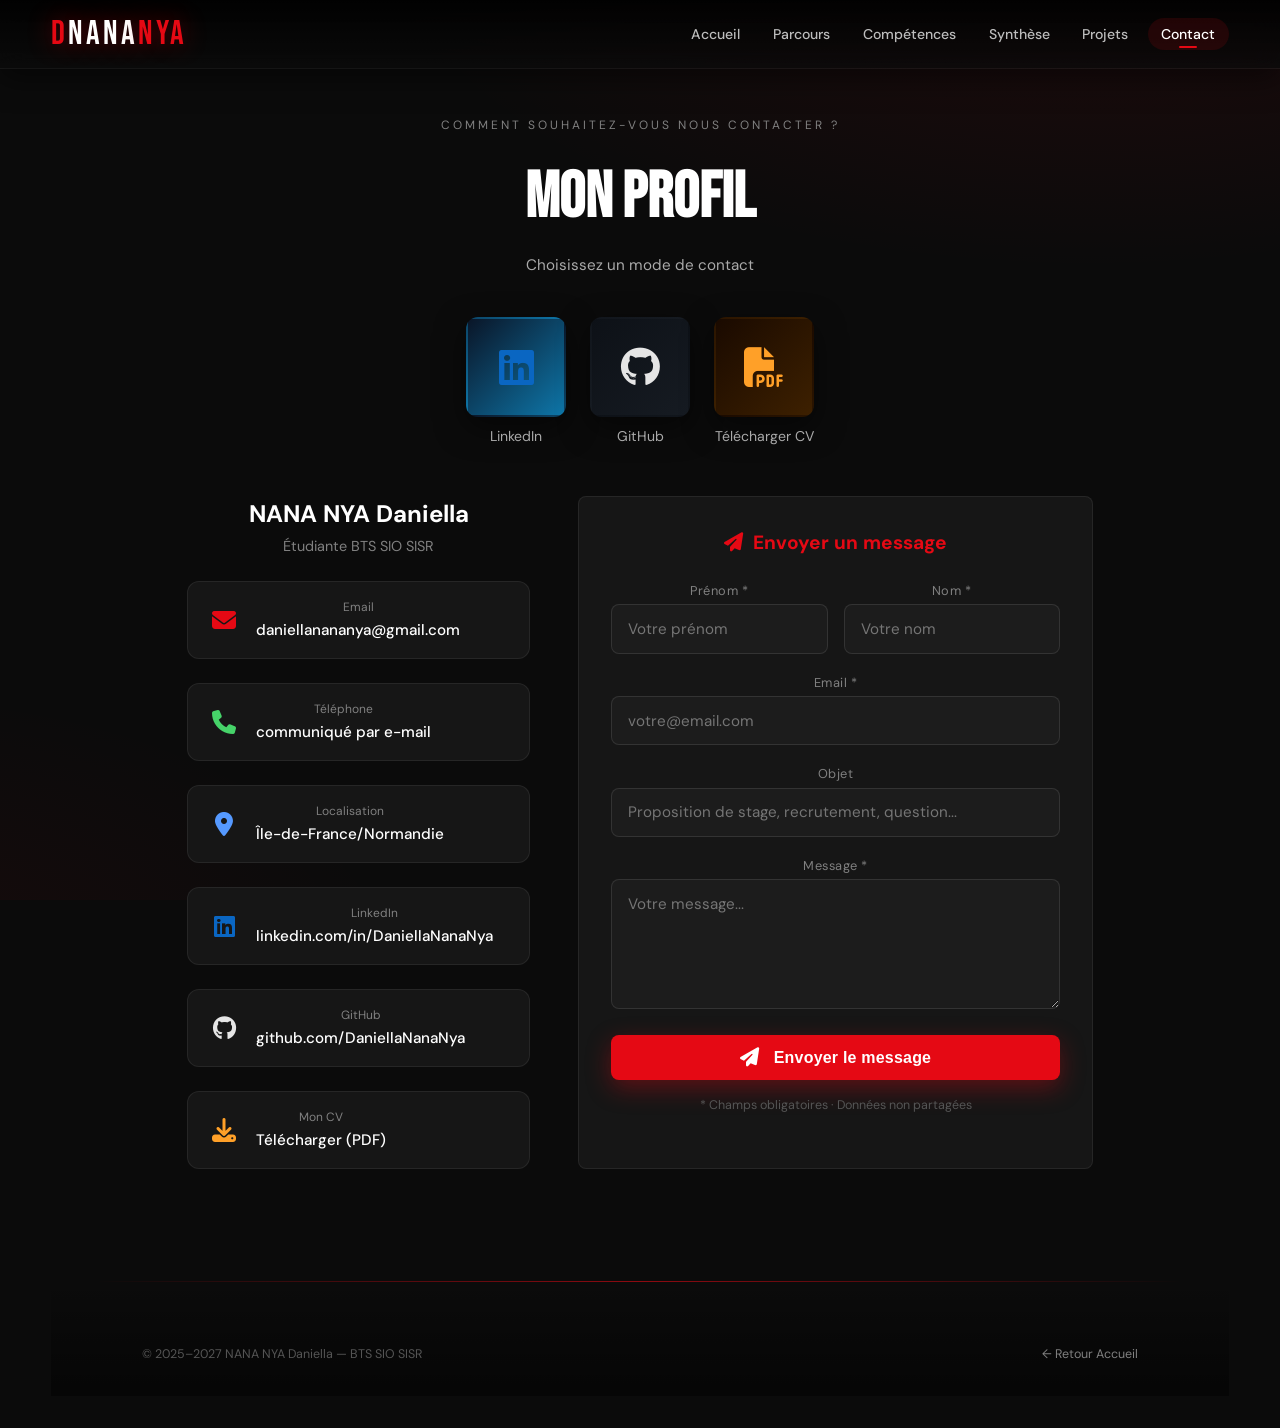
<file: contact.html>
<!DOCTYPE html>
<html lang="fr">
<head>
  <meta charset="UTF-8" />
  <meta name="viewport" content="width=device-width, initial-scale=1.0" />
  <title>Contact — Portfolio BTS SIO SISR</title>
  <link rel="stylesheet" href="style.css" />
  <link rel="stylesheet" href="https://cdnjs.cloudflare.com/ajax/libs/font-awesome/6.5.0/css/all.min.css" />
  <style>
    .who-section {
      text-align: center;
      padding: calc(var(--nav-height) + 3rem) 4% 2rem;
    }
    .who-eyebrow {
      font-size: 0.75rem;
      letter-spacing: 3px;
      text-transform: uppercase;
      color: #808080;
      margin-bottom: 1rem;
    }
    .who-title {
      font-family: 'Bebas Neue', sans-serif;
      font-size: clamp(2rem, 6vw, 4rem);
      margin-bottom: 0.5rem;
    }
    .who-sub {
      color: #aaa;
      font-size: 0.95rem;
      margin-bottom: 2.5rem;
    }

    /* Profile avatars (who's watching style) */
    .profiles-row {
      display: flex;
      justify-content: center;
      gap: 1.5rem;
      flex-wrap: wrap;
      margin-bottom: 3rem;
    }
    .profile-item {
      display: flex;
      flex-direction: column;
      align-items: center;
      gap: 0.6rem;
      cursor: pointer;
      transition: var(--transition);
    }
    .profile-item:hover { transform: scale(1.08); }
    .profile-avatar-box {
      width: 100px;
      height: 100px;
      border-radius: 8px;
      display: flex;
      align-items: center;
      justify-content: center;
      font-size: 2.5rem;
      border: 2px solid transparent;
      transition: border-color var(--transition);
    }
    .profile-item:hover .profile-avatar-box { border-color: var(--white); }
    .profile-item span {
      font-size: 0.88rem;
      color: #aaa;
      transition: color var(--transition);
    }
    .profile-item:hover span { color: var(--white); }

    /* Contact layout */
    .contact-wrapper {
      display: grid;
      grid-template-columns: 1fr 1.5fr;
      gap: 3rem;
      max-width: 1000px;
      margin: 0 auto;
      padding: 0 4% 4rem;
    }

    @media (max-width: 700px) {
      .contact-wrapper { grid-template-columns: 1fr; }
    }

    .contact-info-block {
      display: flex;
      flex-direction: column;
      gap: 1.5rem;
    }

    .contact-link-card {
      display: flex;
      align-items: center;
      gap: 1rem;
      padding: 1rem 1.25rem;
      background: var(--gray-3);
      border: 1px solid rgba(255,255,255,0.07);
      border-radius: var(--card-radius);
      transition: var(--transition);
      text-decoration: none;
      color: var(--white);
      cursor: pointer;
    }
    .contact-link-card:hover {
      border-color: rgba(229,9,20,0.4);
      background: rgba(229,9,20,0.05);
      transform: translateX(6px);
    }
    .contact-link-card i {
      font-size: 1.5rem;
      width: 32px;
      text-align: center;
      flex-shrink: 0;
    }
    .contact-link-card .clc-label {
      font-size: 0.75rem;
      color: #808080;
      display: block;
      margin-bottom: 2px;
    }
    .contact-link-card .clc-value {
      font-size: 0.95rem;
      font-weight: 500;
    }

    /* Form */
    .contact-form-wrap {
      background: var(--gray-3);
      border: 1px solid rgba(255,255,255,0.07);
      border-radius: 8px;
      padding: 2rem;
    }
    .contact-form-wrap h3 {
      font-size: 1.2rem;
      font-weight: 700;
      margin-bottom: 1.5rem;
      color: var(--red);
    }

    .form-row {
      display: grid;
      grid-template-columns: 1fr 1fr;
      gap: 1rem;
    }
    @media (max-width: 500px) { .form-row { grid-template-columns: 1fr; } }

    .submit-feedback {
      margin-top: 1rem;
      font-size: 0.88rem;
      color: #46d369;
      display: none;
      align-items: center;
      gap: 0.5rem;
    }
    .submit-feedback.show { display: flex; }

    /* Disponibilité */
    .avail-badge {
      display: inline-flex;
      align-items: center;
      gap: 0.5rem;
      background: rgba(70,211,105,0.1);
      border: 1px solid rgba(70,211,105,0.3);
      padding: 0.4rem 1rem;
      border-radius: 20px;
      font-size: 0.82rem;
      color: #46d369;
    }
    .avail-dot {
      width: 8px; height: 8px;
      border-radius: 50%;
      background: #46d369;
      animation: pulse 2s ease infinite;
    }
    @keyframes pulse {
      0%,100% { opacity: 1; transform: scale(1); }
      50%      { opacity: 0.5; transform: scale(1.3); }
    }

    /* Social links bottom */
    .social-row {
      display: flex;
      gap: 1rem;
      justify-content: center;
      flex-wrap: wrap;
      padding: 2rem 4%;
    }
    .social-btn {
      display: flex;
      align-items: center;
      gap: 0.6rem;
      padding: 0.7rem 1.5rem;
      border-radius: 4px;
      font-size: 0.9rem;
      font-weight: 600;
      cursor: pointer;
      border: 1px solid rgba(255,255,255,0.15);
      background: transparent;
      color: var(--white);
      font-family: 'DM Sans', sans-serif;
      transition: var(--transition);
      text-decoration: none;
    }
    .social-btn:hover {
      border-color: var(--white);
      background: rgba(255,255,255,0.05);
      transform: translateY(-2px);
    }
  </style>
</head>
<body>

<div class="page-loader" id="loader"><div class="loader-logo">SISR</div></div>
<div class="scroll-progress" id="scrollProgress"></div>

<nav class="navbar dark" id="navbar">
  <a href="index.html" class="nav-logo">D<span>NANA</span>NYA</a>
  <ul class="nav-links" id="navLinks">
    <li><a href="index.html">Accueil</a></li>
    <li><a href="parcours.html">Parcours</a></li>
    <li><a href="competences.html">Compétences</a></li>
    <li><a href="synthese.html">Synthèse</a></li>
    <li><a href="projets.html">Projets</a></li>
    <li><a href="contact.html" class="active">Contact</a></li>
  </ul>
  <button class="nav-toggle" id="navToggle"><span></span><span></span><span></span></button>
</nav>

<!-- WHO'S WATCHING -->
<section class="who-section">
  <p class="who-eyebrow">Comment souhaitez-vous nous contacter ?</p>
  <h1 class="who-title">Mon Profil</h1>
  <p class="who-sub">Choisissez un mode de contact</p>

  <div class="profiles-row">

   
  
   <!-- LinkedIn --> 
<div class="profile-item" onclick="window.open('https://linkedin.com/in/DaniellaNanaNya', '_blank')"> 
  <div class="profile-avatar-box" style="background:linear-gradient(135deg,#0a1628,#0e76a8);"> 
    <i class="fab fa-linkedin" style="color:#0A66C2;"></i> 
  </div> 
  <span>LinkedIn</span> 
</div> 
 
<!-- GitHub --> 
<div class="profile-item" onclick="window.open('https://github.com/DaniellaNanaNya', '_blank')"> 
  <div class="profile-avatar-box" style="background:linear-gradient(135deg,#0d1117,#161b22);"> 
    <i class="fab fa-github" style="color:#e5e5e5;"></i> 
  </div> 
  <span>GitHub</span> 
</div>
  
    <!-- CV -->
    <div class="profile-item" onclick="window.open('CV_Aout2026.pdf', '_blank')">
      <div class="profile-avatar-box" style="background:linear-gradient(135deg,#1a0a00,#3d2000);">
        <i class="fas fa-file-pdf" style="color:#ffa028;"></i>
      </div>
      <span>Télécharger CV</span>
    </div>
  
  </div>

  <!-- Dispo badge -->
 

<!-- CONTACT WRAPPER -->
<div class="contact-wrapper" id="formSection">

  <!-- Infos -->
  <div class="contact-info-block reveal">
    <div>
      <h2 style="font-size:1.5rem;font-weight:700;margin-bottom:0.25rem;">NANA NYA Daniella</h2>
      <p style="color:#808080;font-size:0.9rem;">Étudiante BTS SIO SISR </p>
    </div>

    <a href="mailto:daniellanananya@gmail.com" class="contact-link-card">
      <i class="fas fa-envelope" style="color:var(--red);"></i>
      <div>
        <span class="clc-label">Email</span>
        <span class="clc-value">daniellanananya@gmail.com</span>
      </div>
    </a>

    <a href="tel:+330600000000" class="contact-link-card">
      <i class="fas fa-phone" style="color:#46d369;"></i>
      <div>
        <span class="clc-label">Téléphone</span>
        <span class="clc-value">communiqué par e-mail</span>
      </div>
    </a>

    <div class="contact-link-card">
      <i class="fas fa-map-marker-alt" style="color:#5599ff;"></i>
      <div>
        <span class="clc-label">Localisation</span>
        <span class="clc-value">Île-de-France/Normandie</span>
      </div>
    </div>

    <a href="#" class="contact-link-card">
      <i class="fab fa-linkedin" style="color:#0A66C2;"></i>
      <div>
        <span class="clc-label">LinkedIn</span>
        <span class="clc-value">linkedin.com/in/DaniellaNanaNya</span>
      </div>
    </a>

    <a href="#" class="contact-link-card">
      <i class="fab fa-github" style="color:#e5e5e5;"></i>
      <div>
        <span class="clc-label">GitHub</span>
        <span class="clc-value">github.com/DaniellaNanaNya</span>
      </div>
    </a>

    <a href="#" class="contact-link-card">
      <i class="fas fa-download" style="color:#ffa028;"></i>
      <div>
        <span class="clc-label">Mon CV</span>
        <span class="clc-value">Télécharger (PDF)</span>
      </div>
    </a>

  </div>

  <!-- Formulaire -->
  <div class="contact-form-wrap reveal">
    <h3><i class="fas fa-paper-plane"></i> &nbsp;Envoyer un message</h3>

    <div class="form-row">
      <div class="form-group">
        <label for="fname">Prénom *</label>
        <input type="text" id="fname" placeholder="Votre prénom" />
      </div>
      <div class="form-group">
        <label for="lname">Nom *</label>
        <input type="text" id="lname" placeholder="Votre nom" />
      </div>
    </div>

    <div class="form-group">
      <label for="email">Email *</label>
      <input type="email" id="email" placeholder="votre@email.com" />
    </div>

    <div class="form-group">
      <label for="subject">Objet</label>
      <input type="text" id="subject" placeholder="Proposition de stage, recrutement, question..." />
    </div>

    <div class="form-group">
      <label for="msg">Message *</label>
      <textarea id="msg" placeholder="Votre message..."></textarea>
    </div>

    <button class="btn btn-red" style="width:100%;justify-content:center;" onclick="submitForm()">
      <i class="fas fa-paper-plane"></i> &nbsp;Envoyer le message
    </button>

    <div class="submit-feedback" id="feedback">
      <i class="fas fa-check-circle"></i>
      Message envoyé avec succès ! Je vous répondrai dans les meilleurs délais.
    </div>

    <p style="margin-top:1rem;font-size:0.78rem;color:#555;text-align:center;">
      * Champs obligatoires · Données non partagées
    </p>
  </div>

</div>



<footer>
  <div class="footer-bottom" style="padding:0 4%;">
    <span>© 2025–2027 NANA NYA Daniella — BTS SIO SISR</span>
    <span><a href="index.html" style="color:#808080;">← Retour Accueil</a></span>
  </div>
</footer>

<div class="toast" id="toast"></div>

<script>
document.getElementById('navToggle').addEventListener('click', () => document.getElementById('navLinks').classList.toggle('open'));
window.addEventListener('scroll', () => {
  document.getElementById('scrollProgress').style.width = (window.scrollY / (document.body.scrollHeight - window.innerHeight) * 100) + '%';
});
window.addEventListener('load', () => setTimeout(() => document.getElementById('loader').classList.add('hidden'), 800));
const obs = new IntersectionObserver(e => e.forEach(en => { if (en.isIntersecting) en.target.classList.add('visible'); }), { threshold: 0.1 });
document.querySelectorAll('.reveal').forEach(el => obs.observe(el));

function scrollTo(id) {
  document.getElementById(id).scrollIntoView({ behavior: 'smooth', block: 'start' });
}

function submitForm() {
  const fname = document.getElementById('fname').value.trim();
  const email = document.getElementById('email').value.trim();
  const msg = document.getElementById('msg').value.trim();

  if (!fname || !email || !msg) {
    showToast('Veuillez remplir les champs obligatoires.');
    return;
  }

  // Simulate send
  const btn = document.querySelector('.btn-red');
  btn.innerHTML = '<i class="fas fa-spinner fa-spin"></i> Envoi en cours...';
  btn.disabled = true;

  setTimeout(() => {
    btn.innerHTML = '<i class="fas fa-check"></i> Envoyé !';
    btn.style.background = '#46d369';
    document.getElementById('feedback').classList.add('show');
    // Reset form
    ['fname','lname','email','subject','msg'].forEach(id => document.getElementById(id).value = '');
    setTimeout(() => {
      btn.innerHTML = '<i class="fas fa-paper-plane"></i> &nbsp;Envoyer le message';
      btn.style.background = '';
      btn.disabled = false;
      document.getElementById('feedback').classList.remove('show');
    }, 4000);
  }, 1500);
}

function showToast(msg) {
  const t = document.getElementById('toast');
  t.textContent = msg;
  t.classList.add('show');
  setTimeout(() => t.classList.remove('show'), 3000);
}
</script>
</body>
</html>
</file>
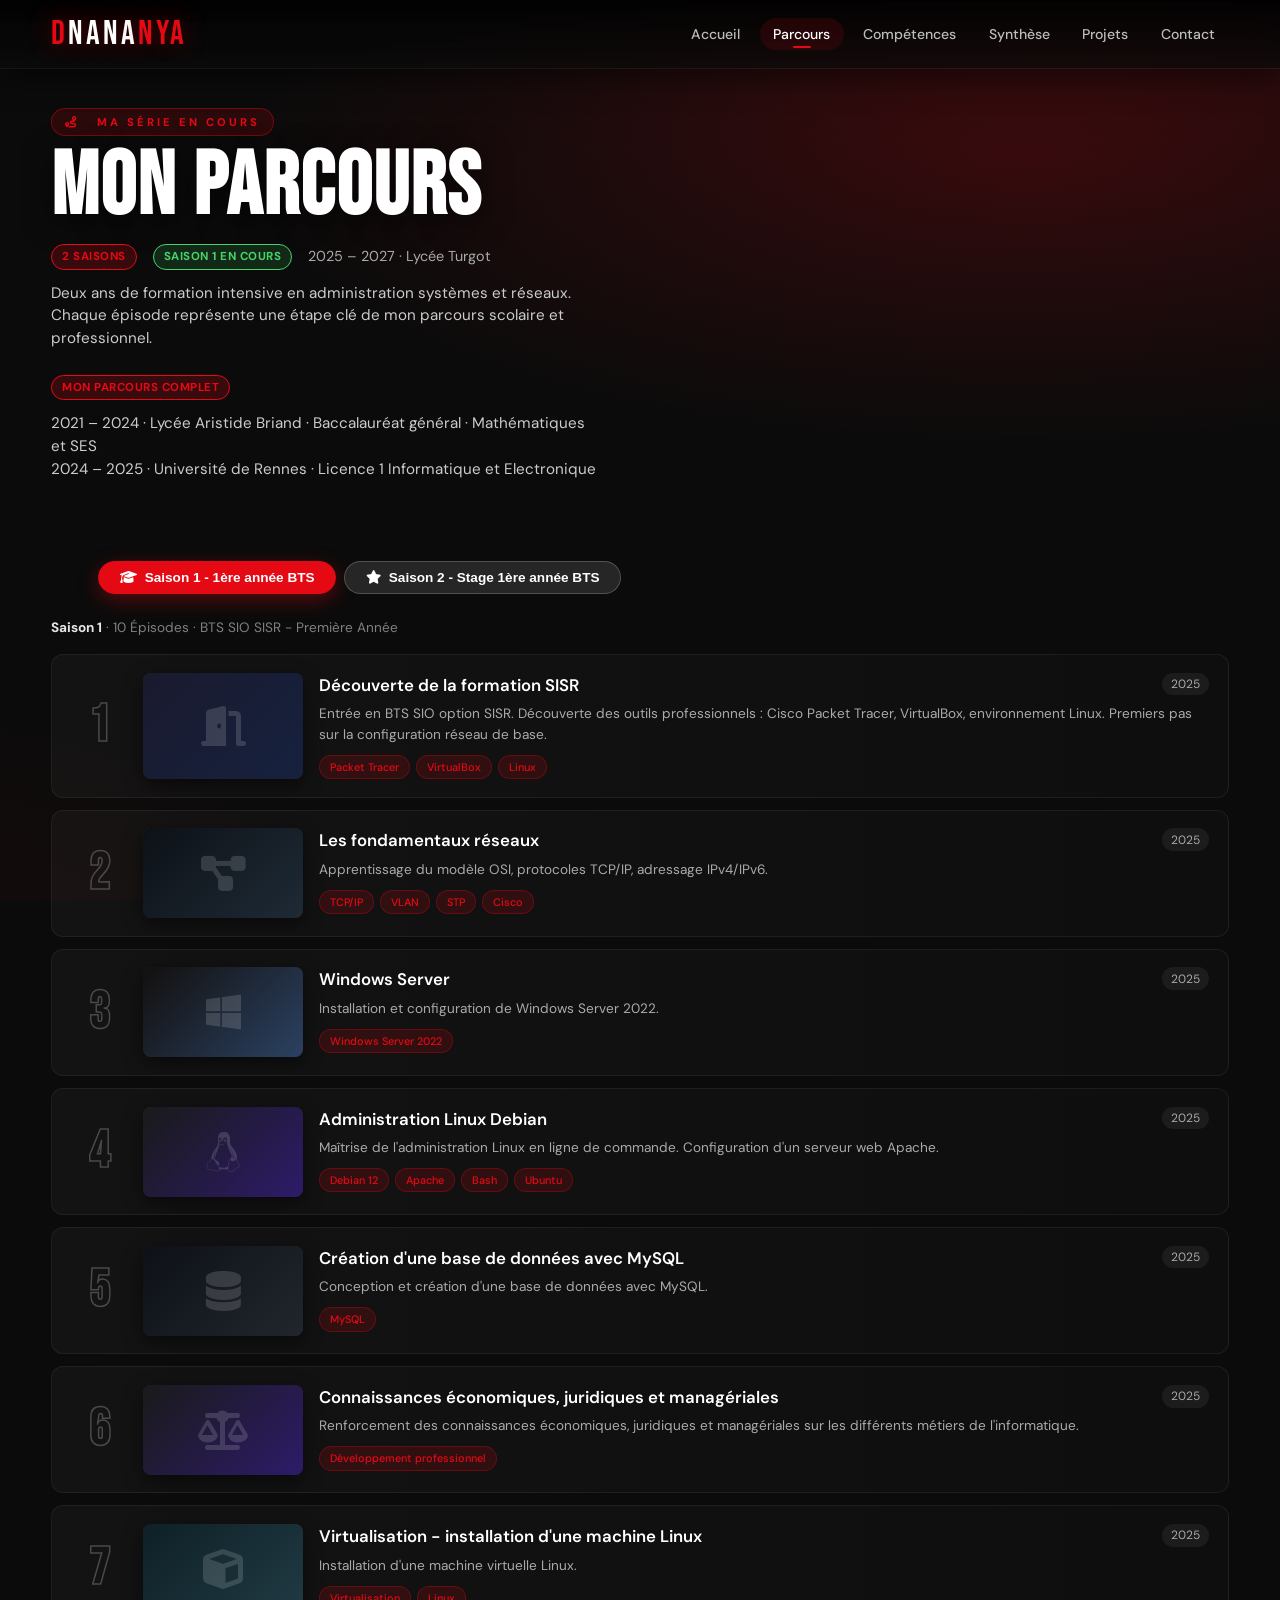
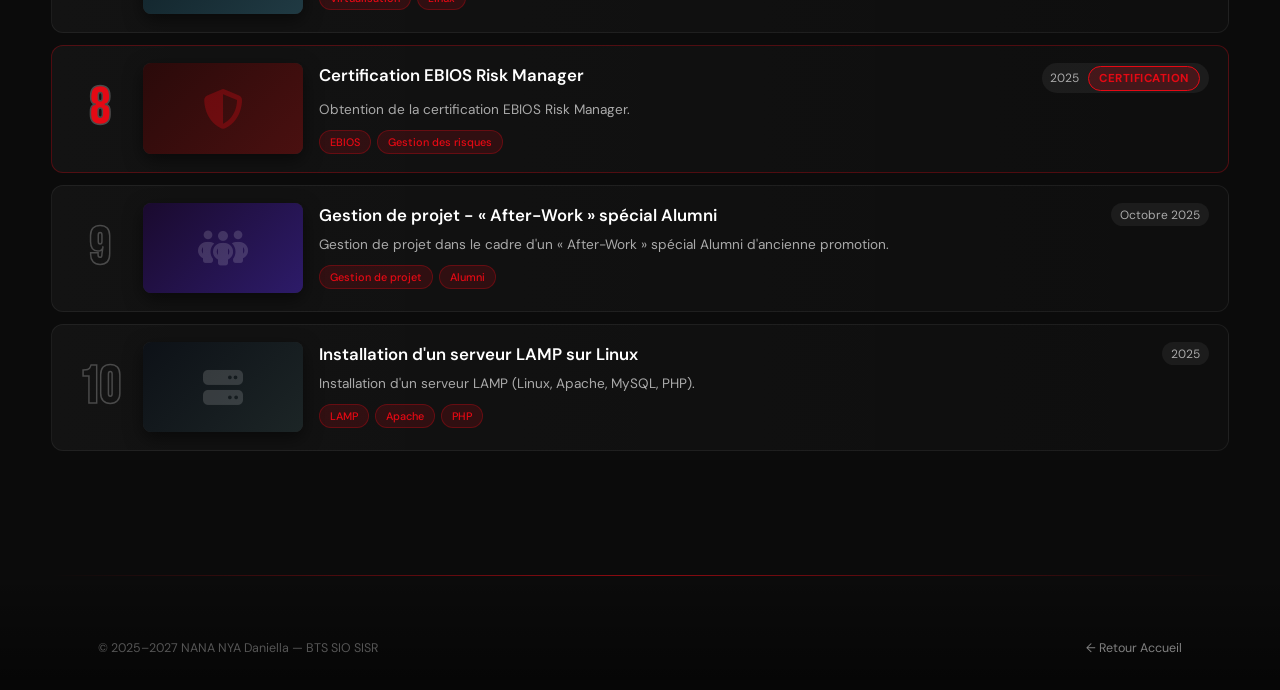
<file: parcours.html>
<!DOCTYPE html>
<html lang="fr">
<head>
  <meta charset="UTF-8" />
  <meta name="viewport" content="width=device-width, initial-scale=1.0" />
  <title>Parcours — Portfolio BTS SIO SISR</title>
  <link rel="stylesheet" href="style.css" />
  <link rel="stylesheet" href="https://cdnjs.cloudflare.com/ajax/libs/font-awesome/6.5.0/css/all.min.css" />
</head>
<body>

<div class="page-loader" id="loader"><div class="loader-logo">SISR</div></div>
<div class="scroll-progress" id="scrollProgress"></div>

<!-- NAV -->
<nav class="navbar dark" id="navbar">
  <a href="index.html" class="nav-logo">D<span>NANA</span>NYA</a>
  <ul class="nav-links" id="navLinks">
    <li><a href="index.html">Accueil</a></li>
    <li><a href="parcours.html" class="active">Parcours</a></li>
    <li><a href="competences.html">Compétences</a></li>
    <li><a href="synthese.html">Synthèse</a></li>
    <li><a href="projets.html">Projets</a></li>
    <li><a href="contact.html">Contact</a></li>
  </ul>
  <button class="nav-toggle" id="navToggle"><span></span><span></span><span></span></button>
</nav>

<!-- PAGE HERO -->
<div class="page-hero pt-nav" style="height:auto;min-height:340px;align-items:flex-start;padding-top:calc(var(--nav-height) + 2.5rem);overflow:visible;">
  <div class="page-hero-bg" style="background-image:url('https://images.unsplash.com/photo-1558494949-ef010cbdcc31?w=1200&q=80');"></div>
  <div class="page-hero-content">
    <p class="page-hero-eyebrow"><i class="fas fa-route"></i> &nbsp; Ma série en cours</p>
    <h1>Mon Parcours</h1>
    <div style="display:flex;gap:1rem;align-items:center;flex-wrap:wrap;">
      <span class="badge badge-red">2 Saisons</span>
      <span class="badge badge-green">Saison 1 en cours</span>
      <span style="color:#aaa;font-size:0.9rem;">2025 – 2027 · Lycée Turgot</span>
    </div>
    <p style="color:#ccc;max-width:550px;margin-top:0.75rem;font-size:0.95rem;">
      Deux ans de formation intensive en administration systèmes et réseaux. Chaque
      épisode représente une étape clé de mon parcours scolaire et professionnel.
    </p>
    <br>
    <span class="badge badge-red">Mon parcours complet</span>
    <br>
    <p style="color:#ccc;max-width:550px;margin-top:0.75rem;font-size:0.95rem;">
      2021 – 2024 · Lycée Aristide Briand · Baccalauréat général · Mathématiques et SES
      <br>
      2024 – 2025 · Université de Rennes · Licence 1 Informatique et Electronique 
    </p>
  </div>
</div>

<!-- MAIN -->
<main class="container" style="padding-top:2rem;padding-bottom:4rem;">

  <!-- Season selector -->
  <div class="season-selector">
    <button class="season-btn active" id="s1btn" onclick="showSeason(1)">
      <i class="fas fa-graduation-cap"></i> &nbsp;Saison 1 - 1ère année BTS
    </button>
    <button class="season-btn" id="s2btn" onclick="showSeason(2)">
      <i class="fas fa-star"></i> &nbsp;Saison 2 - Stage 1ère année BTS
    </button>
  </div>

  <!-- ════ SAISON 1 ════ -->
  <div id="season1">

    <div style="margin-bottom:1rem;color:#808080;font-size:0.85rem;">
      <strong style="color:#e5e5e5;">Saison 1</strong> · 10 Épisodes · BTS SIO SISR - Première Année
    </div>

    <!-- Épisode 1 -->
    <div class="episode-card reveal">
      <div class="episode-num">1</div>
      <div class="episode-thumb">
        <div style="width:100%;height:100%;background:linear-gradient(135deg,#1a1a2e,#16213e);display:flex;align-items:center;justify-content:center;font-size:2.5rem;color:rgba(255,255,255,0.15);">
          <i class="fas fa-door-open"></i>
        </div>
        <div class="play-overlay"><i class="fas fa-play" style="color:white;font-size:1.5rem;"></i></div>
      </div>
      <div class="episode-info">
        <div class="episode-header">
          <span class="episode-title">Découverte de la formation SISR</span>
          <span class="episode-date">2025</span>
        </div>
        <p class="episode-desc">
          Entrée en BTS SIO option SISR. Découverte des outils professionnels : Cisco Packet Tracer,
          VirtualBox, environnement Linux. Premiers pas sur la configuration réseau de base.
        </p>
        <div class="episode-skills">
          <span class="skill-chip">Packet Tracer</span>
          <span class="skill-chip">VirtualBox</span>
          <span class="skill-chip">Linux</span>
        </div>
      </div>
    </div>

    <!-- Épisode 2 -->
    <div class="episode-card reveal">
      <div class="episode-num">2</div>
      <div class="episode-thumb">
        <div style="width:100%;height:100%;background:linear-gradient(135deg,#0d1117,#1e2a35);display:flex;align-items:center;justify-content:center;font-size:2.5rem;color:rgba(255,255,255,0.15);">
          <i class="fas fa-project-diagram"></i>
        </div>
        <div class="play-overlay"><i class="fas fa-play" style="color:white;font-size:1.5rem;"></i></div>
      </div>
      <div class="episode-info">
        <div class="episode-header">
          <span class="episode-title">Les fondamentaux réseaux</span>
          <span class="episode-date">2025</span>
        </div>
        <p class="episode-desc">
          Apprentissage du modèle OSI, protocoles TCP/IP, adressage IPv4/IPv6.
        </p>
        <div class="episode-skills">
          <span class="skill-chip">TCP/IP</span>
          <span class="skill-chip">VLAN</span>
          <span class="skill-chip">STP</span>
          <span class="skill-chip">Cisco</span>
        </div>
      </div>
    </div>

    <!-- Épisode 3 -->
    <div class="episode-card reveal">
      <div class="episode-num">3</div>
      <div class="episode-thumb">
        <div style="width:100%;height:100%;background:linear-gradient(135deg,#12100e,#2b4162);display:flex;align-items:center;justify-content:center;font-size:2.5rem;color:rgba(255,255,255,0.15);">
          <i class="fab fa-windows"></i>
        </div>
        <div class="play-overlay"><i class="fas fa-play" style="color:white;font-size:1.5rem;"></i></div>
      </div>
      <div class="episode-info">
        <div class="episode-header">
          <span class="episode-title">Windows Server </span>
          <span class="episode-date">2025</span>
        </div>
        <p class="episode-desc">
          Installation et configuration de Windows Server 2022. 
        </p>
        <div class="episode-skills">
          <span class="skill-chip">Windows Server 2022</span>
         
        </div>
      </div>
    </div>

    <!-- Épisode 4 -->
    <div class="episode-card reveal">
      <div class="episode-num">4</div>
      <div class="episode-thumb">
        <div style="width:100%;height:100%;background:linear-gradient(135deg,#1a1a1a,#2d1b69);display:flex;align-items:center;justify-content:center;font-size:2.5rem;color:rgba(255,255,255,0.15);">
          <i class="fab fa-linux"></i>
        </div>
        <div class="play-overlay"><i class="fas fa-play" style="color:white;font-size:1.5rem;"></i></div>
      </div>
      <div class="episode-info">
        <div class="episode-header">
          <span class="episode-title">Administration Linux Debian</span>
          <span class="episode-date">2025</span>
        </div>
        <p class="episode-desc">
          Maîtrise de l'administration Linux en ligne de commande. Configuration d'un serveur web Apache.
        </p>
        <div class="episode-skills">
          <span class="skill-chip">Debian 12</span>
          <span class="skill-chip">Apache</span>
          <span class="skill-chip">Bash</span>
          <span class="skill-chip">Ubuntu</span>
        </div>
      </div>
    </div>

    <div class="episode-card reveal">
      <div class="episode-num">5</div>
      <div class="episode-thumb">
        <div style="width:100%;height:100%;background:linear-gradient(135deg,#0d1117,#21262d);display:flex;align-items:center;justify-content:center;font-size:2.5rem;color:rgba(255,255,255,0.15);">
          <i class="fas fa-database"></i>
        </div>
        <div class="play-overlay"><i class="fas fa-play" style="color:white;font-size:1.5rem;"></i></div>
      </div>
      <div class="episode-info">
        <div class="episode-header">
          <span class="episode-title">Création d'une base de données avec MySQL</span>
          <span class="episode-date">2025</span>
        </div>
        <p class="episode-desc">Conception et création d'une base de données avec MySQL.</p>
        <div class="episode-skills"><span class="skill-chip">MySQL</span></div>
      </div>
    </div>

    <div class="episode-card reveal">
      <div class="episode-num">6</div>
      <div class="episode-thumb">
        <div style="width:100%;height:100%;background:linear-gradient(135deg,#1a1a1a,#2d1b69);display:flex;align-items:center;justify-content:center;font-size:2.5rem;color:rgba(255,255,255,0.15);">
          <i class="fas fa-scale-balanced"></i>
        </div>
        <div class="play-overlay"><i class="fas fa-play" style="color:white;font-size:1.5rem;"></i></div>
      </div>
      <div class="episode-info">
        <div class="episode-header">
          <span class="episode-title">Connaissances économiques, juridiques et managériales</span>
          <span class="episode-date">2025</span>
        </div>
        <p class="episode-desc">Renforcement des connaissances économiques, juridiques et managériales sur les différents métiers de l'informatique.</p>
        <div class="episode-skills"><span class="skill-chip">Développement professionnel</span></div>
      </div>
    </div>

    <div class="episode-card reveal">
      <div class="episode-num">7</div>
      <div class="episode-thumb">
        <div style="width:100%;height:100%;background:linear-gradient(135deg,#0f2027,#203a43);display:flex;align-items:center;justify-content:center;font-size:2.5rem;color:rgba(255,255,255,0.15);">
          <i class="fas fa-cube"></i>
        </div>
        <div class="play-overlay"><i class="fas fa-play" style="color:white;font-size:1.5rem;"></i></div>
      </div>
      <div class="episode-info">
        <div class="episode-header">
          <span class="episode-title">Virtualisation - installation d'une machine Linux</span>
          <span class="episode-date">2025</span>
        </div>
        <p class="episode-desc">Installation d'une machine virtuelle Linux.</p>
        <div class="episode-skills"><span class="skill-chip">Virtualisation</span><span class="skill-chip">Linux</span></div>
      </div>
    </div>

    <div class="episode-card reveal" style="border-color:rgba(229,9,20,0.3);">
      <div class="episode-num" style="color:var(--red);">8</div>
      <div class="episode-thumb">
        <div style="width:100%;height:100%;background:linear-gradient(135deg,#2a0a0a,#4a1010);display:flex;align-items:center;justify-content:center;font-size:2.5rem;color:rgba(229,9,20,0.3);">
          <i class="fas fa-shield-alt"></i>
        </div>
        <div class="play-overlay"><i class="fas fa-play" style="color:white;font-size:1.5rem;"></i></div>
      </div>
      <div class="episode-info">
        <div class="episode-header">
          <span class="episode-title">Certification EBIOS Risk Manager</span>
          <span class="episode-date">2025 <span class="badge badge-red" style="margin-left:6px;">Certification</span></span>
        </div>
        <p class="episode-desc">Obtention de la certification EBIOS Risk Manager.</p>
        <div class="episode-skills"><span class="skill-chip">EBIOS </span><span class="skill-chip">Gestion des risques</span></div>
      </div>
    </div>

    <div class="episode-card reveal">
      <div class="episode-num">9</div>
      <div class="episode-thumb">
        <div style="width:100%;height:100%;background:linear-gradient(135deg,#1a0a2e,#2d1b69);display:flex;align-items:center;justify-content:center;font-size:2.5rem;color:rgba(255,255,255,0.15);">
          <i class="fas fa-people-group"></i>
        </div>
        <div class="play-overlay"><i class="fas fa-play" style="color:white;font-size:1.5rem;"></i></div>
      </div>
      <div class="episode-info">
        <div class="episode-header">
          <span class="episode-title">Gestion de projet - « After-Work » spécial Alumni</span>
          <span class="episode-date">Octobre 2025</span>
        </div>
        <p class="episode-desc">Gestion de projet dans le cadre d'un « After-Work » spécial Alumni d'ancienne promotion.</p>
        <div class="episode-skills"><span class="skill-chip">Gestion de projet</span><span class="skill-chip">Alumni</span></div>
      </div>
    </div>

    <div class="episode-card reveal">
      <div class="episode-num">10</div>
      <div class="episode-thumb">
        <div style="width:100%;height:100%;background:linear-gradient(135deg,#0d1117,#1c2526);display:flex;align-items:center;justify-content:center;font-size:2.5rem;color:rgba(255,255,255,0.15);">
          <i class="fas fa-server"></i>
        </div>
        <div class="play-overlay"><i class="fas fa-play" style="color:white;font-size:1.5rem;"></i></div>
      </div>
      <div class="episode-info">
        <div class="episode-header">
          <span class="episode-title">Installation d'un serveur LAMP sur Linux</span>
          <span class="episode-date">2025</span>
        </div>
        <p class="episode-desc">Installation d'un serveur LAMP (Linux, Apache, MySQL, PHP).</p>
        <div class="episode-skills"><span class="skill-chip">LAMP</span><span class="skill-chip">Apache</span><span class="skill-chip">PHP</span></div>
      </div>
    </div>




  </div><!-- /season1 -->

  <!-- ════ SAISON 2 ════ -->
  <div id="season2" style="display:none;">

    <div style="margin-bottom:1rem;color:#808080;font-size:0.85rem;">
      <strong style="color:#e5e5e5;">Saison 2</strong> · 6 Épisodes · BTS SIO SISR - Stage 1ère Année
    </div>


    <!-- Épisode 1 — Stage -->
    <div class="episode-card reveal" style="border-color:rgba(229,9,20,0.3);">
      <div class="episode-num" style="color:var(--red);">1</div>
      <div class="episode-thumb">
        <div style="width:100%;height:100%;background:linear-gradient(135deg,#2a0a0a,#4a1010);display:flex;align-items:center;justify-content:center;font-size:2.5rem;color:rgba(229,9,20,0.3);">
          <i class="fas fa-building"></i>
        </div>
        <div class="play-overlay"><i class="fas fa-play" style="color:white;font-size:1.5rem;"></i></div>
      </div>
      <div class="episode-info">
        <div class="episode-header">
          <span class="episode-title">Stage 1ère année - J&A Business Consulting</span>
          <span class="episode-date">Mai - Juillet 2026 <span class="badge badge-red" style="margin-left:6px;">Stage</span></span>
        </div>
        <p class="episode-desc">
          Stage de 8 semaines en entreprise.
        </p>
        <div class="episode-skills">
          <span class="skill-chip">Nuclei</span>
          <span class="skill-chip">Debian</span>
          <span class="skill-chip">GA4</span>
          <span class="skill-chip">Skipfish</span>
          <span class="skill-chip">Clockify</span>
        </div>
      </div>
    </div>


    <div class="episode-card reveal">
      <div class="episode-num">2</div>
      <div class="episode-thumb">
        <div style="width:100%;height:100%;background:linear-gradient(135deg,#111827,#164e63);display:flex;align-items:center;justify-content:center;font-size:2.5rem;color:rgba(255,255,255,0.15);">
          <i class="fas fa-server"></i>
        </div>
        <div class="play-overlay"><i class="fas fa-play" style="color:white;font-size:1.5rem;"></i></div>
      </div>
    
      <div class="episode-info">
        <div class="episode-header">
          <span class="episode-title">Déploiement serveur MCP sur VPS OVH</span>
          <span class="episode-date">Mai 2026</span>
        </div>
    
        <p class="episode-desc">
          Déploiement d'un serveur MCP sur un VPS OVH avec utilisation de Docker
          et SSH, ainsi que la mise en place de mesures de sécurisation.
        </p>
    
        <div class="episode-skills">
          <span class="skill-chip">VPS OVH</span>
          <span class="skill-chip">Docker</span>
          <span class="skill-chip">SSH</span>
          <span class="skill-chip">Sécurité</span>
        </div>
      </div>
    </div>
    
    
    <!-- Épisode 3 -->
    <div class="episode-card reveal">
      <div class="episode-num">3</div>
      <div class="episode-thumb">
        <div style="width:100%;height:100%;background:linear-gradient(135deg,#1a0a2e,#2d1b69);display:flex;align-items:center;justify-content:center;font-size:2.5rem;color:rgba(255,255,255,0.15);">
          <i class="fas fa-globe"></i>
        </div>
        <div class="play-overlay"><i class="fas fa-play" style="color:white;font-size:1.5rem;"></i></div>
      </div>
    
      <div class="episode-info">
        <div class="episode-header">
          <span class="episode-title">Analyse de l'interface du site web</span>
          <span class="episode-date">Mai 2026</span>
        </div>
    
        <p class="episode-desc">
          Analyse de l'interface du site web de J&A Business Consulting
          ainsi que de sa présence sur LinkedIn, avec identification des
          améliorations possibles.
        </p>
    
        <div class="episode-skills">
          <span class="skill-chip">Analyse Web</span>
          <span class="skill-chip">UI</span>
          <span class="skill-chip">LinkedIn</span>
          <span class="skill-chip">Présence en ligne</span>
        </div>
      </div>
    </div>
    
    
    <!-- Épisode 4 -->
    <div class="episode-card reveal">
      <div class="episode-num">4</div>
      <div class="episode-thumb">
        <div style="width:100%;height:100%;background:linear-gradient(135deg,#1f2937,#374151);display:flex;align-items:center;justify-content:center;font-size:2.5rem;color:rgba(255,255,255,0.15);">
          <i class="fab fa-python"></i>
        </div>
        <div class="play-overlay"><i class="fas fa-play" style="color:white;font-size:1.5rem;"></i></div>
      </div>
    
      <div class="episode-info">
        <div class="episode-header">
          <span class="episode-title">Script Python de rapport système</span>
          <span class="episode-date">Juin 2026</span>
        </div>
    
        <p class="episode-desc">
          Développement d'un script Python permettant de générer un rapport
          système avec récupération d'informations sur la météo et génération
          d'une interface HTML/CSS hébergée sur GitHub.
        </p>
    
        <div class="episode-skills">
          <span class="skill-chip">Python</span>
          <span class="skill-chip">HTML/CSS</span>
          <span class="skill-chip">GitHub</span>
          <span class="skill-chip">Automatisation</span>
        </div>
      </div>
    </div>
    
    
    <!-- Épisode 5 -->
    <div class="episode-card reveal">
      <div class="episode-num">5</div>
      <div class="episode-thumb">
        <div style="width:100%;height:100%;background:linear-gradient(135deg,#1c1917,#292524);display:flex;align-items:center;justify-content:center;font-size:2.5rem;color:rgba(255,255,255,0.15);">
          <i class="fas fa-user-secret"></i>
        </div>
        <div class="play-overlay"><i class="fas fa-play" style="color:white;font-size:1.5rem;"></i></div>
      </div>
    
      <div class="episode-info">
        <div class="episode-header">
          <span class="episode-title">Audits de sécurité Skipfish / Nuclei</span>
          <span class="episode-date">Mai 2026</span>
        </div>
    
        <p class="episode-desc">
          Réalisation d'audits de sécurité à l'aide de Skipfish et Nuclei,
          en utilisant des scripts fournis par le tuteur de stage afin
          d'identifier les éventuelles vulnérabilités.
        </p>
    
        <div class="episode-skills">
          <span class="skill-chip">Skipfish</span>
          <span class="skill-chip">Nuclei</span>
          <span class="skill-chip">Audit sécurité</span>
          <span class="skill-chip">Vulnérabilités</span>
        </div>
      </div>
    </div>
    
    
    <!-- Épisode 6 -->
    <div class="episode-card reveal">
      <div class="episode-num">6</div>
      <div class="episode-thumb">
        <div style="width:100%;height:100%;background:linear-gradient(135deg,#172554,#1e3a8a);display:flex;align-items:center;justify-content:center;font-size:2.5rem;color:rgba(255,255,255,0.15);">
          <i class="fas fa-chart-line"></i>
        </div>
        <div class="play-overlay"><i class="fas fa-play" style="color:white;font-size:1.5rem;"></i></div>
      </div>
    
      <div class="episode-info">
        <div class="episode-header">
          <span class="episode-title">Suivi des tâches et gestion du temps</span>
          <span class="episode-date">Juin 2026</span>
        </div>
    
        <p class="episode-desc">
          Mise en place de GA4, Clockify et Tracking Time afin d'assurer
          le suivi des tâches réalisées par les membres de l'entreprise
          et d'améliorer le suivi de l'activité.
        </p>
    
        <div class="episode-skills">
          <span class="skill-chip">GA4</span>
          <span class="skill-chip">Clockify</span>
          <span class="skill-chip">Tracking Time</span>
          <span class="skill-chip">Suivi des tâches</span>
        </div>
      </div>
    </div>
   
  </div><!-- /season2 -->

</main>

<footer>
  <div class="footer-bottom" style="padding:0 4%;">
    <span>© 2025–2027 NANA NYA Daniella — BTS SIO SISR</span>
    <span><a href="index.html" style="color:#808080;">← Retour Accueil</a></span>
  </div>
</footer>

<script>
// Nav scroll
const navbar = document.getElementById('navbar');
window.addEventListener('scroll', () => {
  document.getElementById('scrollProgress').style.width = (window.scrollY / (document.body.scrollHeight - window.innerHeight) * 100) + '%';
});

document.getElementById('navToggle').addEventListener('click', () => {
  document.getElementById('navLinks').classList.toggle('open');
});

function showSeason(n) {
  document.getElementById('season1').style.display = n === 1 ? '' : 'none';
  document.getElementById('season2').style.display = n === 2 ? '' : 'none';
  document.getElementById('s1btn').classList.toggle('active', n === 1);
  document.getElementById('s2btn').classList.toggle('active', n === 2);
}

window.addEventListener('load', () => setTimeout(() => document.getElementById('loader').classList.add('hidden'), 800));

const observer = new IntersectionObserver(entries => entries.forEach(e => { if (e.isIntersecting) e.target.classList.add('visible'); }), { threshold: 0.1 });
document.querySelectorAll('.reveal').forEach(el => observer.observe(el));
</script>
</body>
</html>
</file>
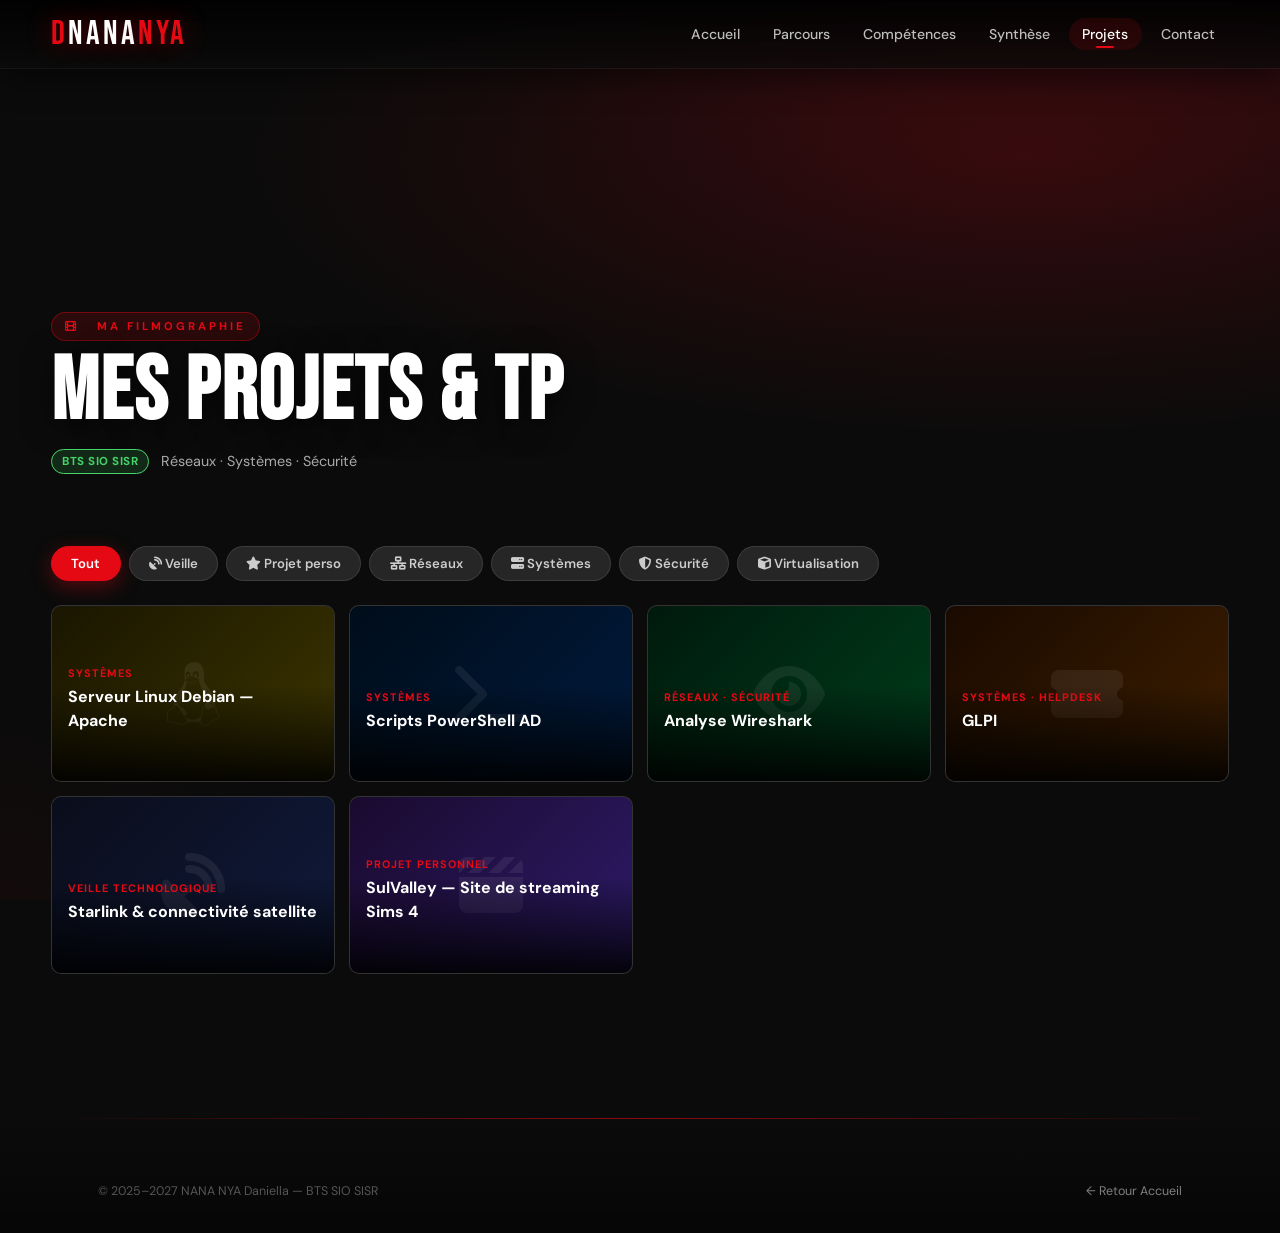
<file: projets.html>
<!DOCTYPE html>
<html lang="fr">
<head>
  <meta charset="UTF-8" />
  <meta name="viewport" content="width=device-width, initial-scale=1.0" />
  <title>Projets — Portfolio BTS SIO SISR</title>
  <link rel="stylesheet" href="style.css" />
  <link rel="stylesheet" href="https://cdnjs.cloudflare.com/ajax/libs/font-awesome/6.5.0/css/all.min.css" />
  <style>
    /* Filter tabs */
    .filter-bar {
      display: flex;
      gap: 0.5rem;
      flex-wrap: wrap;
      padding: 1.5rem 4%;
    }
    .filter-btn {
      background: var(--gray-2);
      color: #ccc;
      border: 1px solid rgba(255,255,255,0.1);
      padding: 0.4rem 1.1rem;
      border-radius: 3px;
      font-size: 0.82rem;
      font-family: 'DM Sans', sans-serif;
      cursor: pointer;
      transition: var(--transition);
    }
    .filter-btn.active, .filter-btn:hover {
      background: var(--red);
      color: var(--white);
      border-color: var(--red);
    }

    /* Projects grid */
    .projects-grid {
      display: grid;
      grid-template-columns: repeat(auto-fill, minmax(280px, 1fr));
      gap: 6px;
      padding: 0 4% 2rem;
    }

    .project-card {
      position: relative;
      border-radius: var(--card-radius);
      overflow: hidden;
      cursor: pointer;
      aspect-ratio: 16/10;
      background: var(--gray-2);
      transition: transform 0.35s cubic-bezier(0.165, 0.84, 0.44, 1),
                  z-index 0s 0.35s,
                  box-shadow 0.35s ease;
      z-index: 1;
    }
    .project-card:hover {
      transform: scale(1.08);
      z-index: 50;
      transition: transform 0.35s cubic-bezier(0.165, 0.84, 0.44, 1),
                  z-index 0s 0s,
                  box-shadow 0.35s ease;
      box-shadow: 0 20px 50px rgba(0,0,0,0.8);
    }

    .project-bg {
      position: absolute;
      inset: 0;
      display: flex;
      align-items: center;
      justify-content: center;
      font-size: 4rem;
      color: rgba(255,255,255,0.07);
      transition: var(--transition);
    }
    .project-card:hover .project-bg { color: rgba(255,255,255,0.12); }

    .project-gradient {
      position: absolute;
      inset: 0;
      background: linear-gradient(to top, rgba(0,0,0,0.9) 0%, transparent 55%);
    }

    .project-info {
      position: absolute;
      bottom: 0; left: 0; right: 0;
      padding: 1rem;
      transform: translateY(0);
      transition: transform var(--transition);
    }

    .project-cat {
      font-size: 0.68rem;
      color: var(--red);
      font-weight: 700;
      letter-spacing: 1px;
      text-transform: uppercase;
      margin-bottom: 0.25rem;
    }
    .project-title {
      font-size: 1rem;
      font-weight: 700;
      margin-bottom: 0.4rem;
    }
    .project-desc {
      font-size: 0.78rem;
      color: #ccc;
      line-height: 1.4;
      opacity: 0;
      max-height: 0;
      overflow: hidden;
      transition: opacity 0.3s ease 0.1s, max-height 0.3s ease;
    }
    .project-card:hover .project-desc { opacity: 1; max-height: 60px; }

    .project-tags {
      display: flex;
      gap: 4px;
      flex-wrap: wrap;
      margin-top: 0.4rem;
      opacity: 0;
      transition: opacity 0.3s ease 0.15s;
    }
    .project-card:hover .project-tags { opacity: 1; }

    .project-actions {
      position: absolute;
      top: 0.75rem; right: 0.75rem;
      display: flex;
      gap: 0.4rem;
      opacity: 0;
      transition: opacity 0.3s ease;
    }
    .project-card:hover .project-actions { opacity: 1; }
  </style>
</head>
<body>

<div class="page-loader" id="loader"><div class="loader-logo">SISR</div></div>
<div class="scroll-progress" id="scrollProgress"></div>

<nav class="navbar dark" id="navbar">
  <a href="index.html" class="nav-logo">D<span>NANA</span>NYA</a>
  <ul class="nav-links" id="navLinks">
    <li><a href="index.html">Accueil</a></li>
    <li><a href="parcours.html">Parcours</a></li>
    <li><a href="competences.html">Compétences</a></li>
    <li><a href="synthese.html">Synthèse</a></li>
    <li><a href="projets.html" class="active">Projets</a></li>
    <li><a href="contact.html">Contact</a></li>
  </ul>
  <button class="nav-toggle" id="navToggle"><span></span><span></span><span></span></button>
</nav>

<!-- PAGE HERO -->
<div class="page-hero pt-nav">
  <div class="page-hero-bg" style="background-image:url('https://images.unsplash.com/photo-1518770660439-4636190af475?w=1200&q=80');"></div>
  <div class="page-hero-content">
    <p class="page-hero-eyebrow"><i class="fas fa-film"></i> &nbsp; Ma filmographie</p>
    <h1>Mes Projets &amp; TP</h1>
    <div style="display:flex;gap:0.75rem;align-items:center;flex-wrap:wrap;">
      
      <span class="badge badge-green">BTS SIO SISR</span>
      <span style="color:#aaa;font-size:0.9rem;">Réseaux · Systèmes · Sécurité </span>
    </div>
  </div>
</div>

<main style="padding-bottom:4rem;">

  <!-- Filtres -->
  <div class="filter-bar">
    <button class="filter-btn active" onclick="filter('all', this)">Tout</button>
    <button class="filter-btn" onclick="filter('veille', this)"><i class="fas fa-satellite-dish"></i> Veille</button>
    <button class="filter-btn" onclick="filter('perso', this)"><i class="fas fa-star"></i> Projet perso</button>
    <button class="filter-btn" onclick="filter('reseaux', this)"><i class="fas fa-network-wired"></i> Réseaux</button>
    <button class="filter-btn" onclick="filter('systemes', this)"><i class="fas fa-server"></i> Systèmes</button>
    <button class="filter-btn" onclick="filter('securite', this)"><i class="fas fa-shield-alt"></i> Sécurité</button>
    <button class="filter-btn" onclick="filter('virt', this)"><i class="fas fa-cube"></i> Virtualisation</button>
  </div>

  <!-- Grille projets -->
  <div class="projects-grid" id="projectsGrid">

    <!-- TP VLAN -->
    

    <!-- Active Directory -->
   

    <!-- pfSense -->
   

    <!-- Linux Server -->
    <div class="project-card" data-cat="systemes" onclick="openProject('linux')">
      <div class="project-bg" style="background:linear-gradient(135deg,#1a1600,#3d3500);">
        <i class="fab fa-linux"></i>
      </div>
      <div class="project-gradient"></div>
      <div class="project-actions">
        <button class="card-btn play" style="width:28px;height:28px;font-size:0.75rem;"><i class="fas fa-play"></i></button>
      </div>
      <div class="project-info">
        <div class="project-cat">Systèmes</div>
        <div class="project-title">Serveur Linux Debian — Apache</div>
        <div class="project-desc">Administration Debian 12, serveur Apache, RAID logiciel, gestion des droits, scripts Bash.</div>
        <div class="project-tags">
          <span class="card-tag">Debian</span><span class="card-tag">Apache</span><span class="card-tag">RAID</span>
        </div>
      </div>
    </div>

    <!-- Nagios -->
   

    <!-- VMware -->
    

    <!-- OSPF -->


    <!-- Zabbix -->
    

    <!-- OpenVPN -->
    

    <!-- PowerShell -->
    <div class="project-card" data-cat="systemes" onclick="openProject('ps')">
      <div class="project-bg" style="background:linear-gradient(135deg,#000d1a,#001a3d);">
        <i class="fas fa-terminal"></i>
      </div>
      <div class="project-gradient"></div>
      <div class="project-actions">
        <button class="card-btn play" style="width:28px;height:28px;font-size:0.75rem;"><i class="fas fa-play"></i></button>
      </div>
      <div class="project-info">
        <div class="project-cat">Systèmes</div>
        <div class="project-title">Scripts PowerShell AD</div>
        <div class="project-desc">Automatisation gestion utilisateurs AD : création en masse, rapports, GPO via script.</div>
        <div class="project-tags">
          <span class="card-tag">PowerShell</span><span class="card-tag">AD</span><span class="card-tag">Automation</span>
        </div>
      </div>
    </div>

    <!-- Wireshark -->
    <div class="project-card" data-cat="reseaux" onclick="openProject('wireshark')">
      <div class="project-bg" style="background:linear-gradient(135deg,#001a0d,#003d1a);">
        <i class="fas fa-eye"></i>
      </div>
      <div class="project-gradient"></div>
      <div class="project-actions">
        <button class="card-btn play" style="width:28px;height:28px;font-size:0.75rem;"><i class="fas fa-play"></i></button>
      </div>
      <div class="project-info">
        <div class="project-cat">Réseaux · Sécurité</div>
        <div class="project-title">Analyse Wireshark</div>
        <div class="project-desc">Capture et analyse de trames réseau.</div>
        <div class="project-tags">
          <span class="card-tag">Wireshark</span><span class="card-tag"></span><span class="card-tag">Analyse</span>
        </div>
      </div>
    </div>

    <!-- GLPI -->
    <div class="project-card" data-cat="systemes" onclick="openProject('glpi')">
      <div class="project-bg" style="background:linear-gradient(135deg,#1a0a00,#3d1e00);">
        <i class="fas fa-ticket-alt"></i>
      </div>
      <div class="project-gradient"></div>
      <div class="project-actions">
        <button class="card-btn play" style="width:28px;height:28px;font-size:0.75rem;"><i class="fas fa-play"></i></button>
      </div>
      <div class="project-info">
        <div class="project-cat">Systèmes · Helpdesk</div>
        <div class="project-title">GLPI</div>
        <div class="project-desc">Installation GLPI</div>
        <div class="project-tags">
          <span class="card-tag">GLPI</span><span class="card-tag">OCS</span><span class="card-tag"></span>
        </div>
      </div>
    </div>

    <!-- Veille -->
    <div class="project-card" data-cat="veille" onclick="openProject('veille')">
      <div class="project-bg" style="background:linear-gradient(135deg,#0a0d1a,#101a3d);">
        <i class="fas fa-satellite-dish"></i>
      </div>
      <div class="project-gradient"></div>
      <div class="project-actions">
        <button class="card-btn play" style="width:28px;height:28px;font-size:0.75rem;"><i class="fas fa-play"></i></button>
      </div>
      <div class="project-info">
        <div class="project-cat">Veille technologique</div>
        <div class="project-title">Starlink & connectivité satellite</div>
        <div class="project-desc">Synthèse de veille sur les réseaux de satellites en orbite basse et l'accès Internet dans les zones isolées.</div>
        <div class="project-tags">
          <span class="card-tag">Starlink</span><span class="card-tag">Satellite</span><span class="card-tag">Veille</span>
        </div>
      </div>
    </div>

    <!-- Projet personnel -->
    <div class="project-card" data-cat="perso" onclick="openProject('perso')">
      <div class="project-bg" style="background:linear-gradient(135deg,#1a0a2e,#2d1b69);">
        <i class="fas fa-clapperboard"></i>
      </div>
      <div class="project-gradient"></div>
      <div class="project-actions">
        <button class="card-btn play" style="width:28px;height:28px;font-size:0.75rem;"><i class="fas fa-play"></i></button>
      </div>
      <div class="project-info">
        <div class="project-cat">Projet personnel</div>
        <div class="project-title">SulValley — Site de streaming Sims 4</div>
        <div class="project-desc">Site perso inspiré des plateformes de streaming pour présenter mes séries machinima Sims 4.</div>
        <div class="project-tags">
          <span class="card-tag">HTML/CSS/JS</span><span class="card-tag">UI Design</span><span class="card-tag">Sims 4</span>
        </div>
      </div>
    </div>

  </div><!-- /projects-grid -->
</main>

<footer>
  <div class="footer-bottom" style="padding:0 4%;">
    <span>© 2025–2027 NANA NYA Daniella — BTS SIO SISR</span>
    <span><a href="index.html" style="color:#808080;">← Retour Accueil</a></span>
  </div>
</footer>

<!-- Modal -->
<div class="modal-overlay" id="modalOverlay" onclick="closeModalClick(event)">
  <div class="modal" id="modal">
    <div class="modal-thumb">
      <div id="modalBg" style="width:100%;height:100%;display:flex;align-items:center;justify-content:center;font-size:6rem;color:rgba(255,255,255,0.1);"></div>
      <div class="modal-thumb-gradient"></div>
      <button class="modal-thumb-close" onclick="closeModal()"><i class="fas fa-times"></i></button>
    </div>
    <div class="modal-body">
      <div style="display:flex;align-items:center;gap:0.75rem;margin-bottom:0.75rem;">
        <button class="btn btn-primary" style="padding:0.5rem 1.2rem;font-size:0.85rem;"><i class="fas fa-play"></i> Voir le TP</button>
        <button class="card-btn add"><i class="fas fa-download"></i></button>
      </div>
      <h2 id="modalTitle"></h2>
      <p class="modal-meta" id="modalMeta"></p>
      <p class="modal-desc" id="modalDesc"></p>
      <div id="modalTags" class="card-tags" style="gap:6px;"></div>
    </div>
  </div>
</div>

<script>
document.getElementById('navToggle').addEventListener('click', () => document.getElementById('navLinks').classList.toggle('open'));
window.addEventListener('scroll', () => {
  document.getElementById('scrollProgress').style.width = (window.scrollY / (document.body.scrollHeight - window.innerHeight) * 100) + '%';
});
window.addEventListener('load', () => setTimeout(() => document.getElementById('loader').classList.add('hidden'), 800));

// Filter
function filter(cat, btn) {
  document.querySelectorAll('.filter-btn').forEach(b => b.classList.remove('active'));
  btn.classList.add('active');
  document.querySelectorAll('.project-card').forEach(c => {
    const show = cat === 'all' || c.dataset.cat === cat;
    c.style.opacity = show ? '1' : '0.2';
    c.style.pointerEvents = show ? '' : 'none';
    c.style.transform = show ? '' : 'scale(0.95)';
  });
}

// Projects data
const projects = {
  vlan:      { title:'TP VLAN & Routage Inter-VLAN',       meta:'Réseaux · Cisco Packet Tracer · 1ère année',                        icon:'fa-project-diagram', bg:'135deg,#1a1a2e,#16213e', desc:'Configuration de VLANs sur switches Cisco Catalyst en mode CLI. Mise en place du trunk 802.1Q, routage inter-VLAN "router-on-a-stick" et filtrage du trafic avec des ACL standard et étendues.', tags:['VLAN','802.1Q','Trunk','Inter-VLAN','ACL','Cisco IOS'] },
  ad:        { title:'Infrastructure Active Directory',     meta:'Systèmes · Windows Server 2022 · 1ère année',                      icon:'fa-server',           bg:'135deg,#0d1b2e,#1e3d5c', desc:'Déploiement complet d\'un contrôleur de domaine Windows Server 2022. Création de l\'arborescence OU, gestion des comptes utilisateurs et groupes, application de GPO de sécurité et configuration du DHCP/DNS intégrés.', tags:['AD DS','GPO','DHCP','DNS','OU','WS 2022'] },
  firewall:  { title:'Pare-feu pfSense & DMZ',             meta:'Sécurité · pfSense 2.7 · 2ème année',                              icon:'fa-shield-alt',       bg:'135deg,#1a0a0a,#3d1010', desc:'Installation et configuration d\'un pare-feu pfSense sur une infrastructure virtualisée. Définition de règles de filtrage entrante/sortante, mise en place d\'une DMZ, NAT et tunnel VPN IPsec site-à-site vers un partenaire.', tags:['pfSense','Firewall','NAT','DMZ','VPN IPsec','Règles'] },
  linux:     { title:'Serveur Linux Debian 12',            meta:'Systèmes · Debian 12 Bookworm · 1ère année',                       icon:'fab fa-linux',        bg:'135deg,#1a1600,#3d3500', desc:'Administration complète d\'un serveur Debian 12 : configuration réseau statique, installation d\'Apache, sécurisation SSH (clés, fail2ban), mise en place d\'un RAID 1 logiciel, scripts Bash d\'automatisation et planification Cron.', tags:['Debian 12','Apache','SSH','RAID 1','Bash','Cron','fail2ban'] },
  nagios:    { title:'Supervision Nagios Core',            meta:'Supervision · Nagios Core 4 · 2ème année',                         icon:'fa-chart-line',       bg:'135deg,#0a1a0a,#103d10', desc:'Déploiement de Nagios Core sur Debian. Configuration des hôtes et services à surveiller (ping, HTTP, charge CPU, espace disque). Mise en place de NRPE pour les agents Linux, SNMP pour les équipements Cisco, alertes par email.', tags:['Nagios Core','SNMP','NRPE','Email','Dashboard','Plugins'] },
  vmware:    { title:'Infrastructure VMware ESXi',         meta:'Virtualisation · VMware ESXi 8 · 2ème année',                      icon:'fa-cube',             bg:'135deg,#0a0a1a,#10103d', desc:'Installation de VMware ESXi sur serveur physique. Création et configuration de machines virtuelles Windows/Linux, gestion du stockage (datastore), configuration du réseau virtuel (vSwitch, port groups), gestion des snapshots et export OVA.', tags:['ESXi','vSphere','vSwitch','Datastore','Snapshot','OVA'] },
  ospf:      { title:'Routage Dynamique OSPF',             meta:'Réseaux · Cisco IOS · 1ère année',                                 icon:'fa-route',            bg:'135deg,#1a0d00,#3d2000', desc:'Configuration du protocole de routage dynamique OSPF sur une topologie multi-routeurs Cisco. Création de zones OSPF (backbone area 0 et zones stub), redistribution de routes statiques et ajustement des coûts.', tags:['OSPF','Area 0','Stub','Cisco IOS','Redistribution'] },
  zabbix:    { title:'Dashboard Zabbix',                   meta:'Supervision · Zabbix 6.x · 2ème année',                            icon:'fa-tachometer-alt',   bg:'135deg,#001a1a,#003d3d', desc:'Déploiement de Zabbix Server avec base MySQL. Installation des agents Zabbix sur les hôtes Linux et Windows, utilisation des templates prédéfinis, création de dashboards personnalisés et configuration des triggers d\'alerte.', tags:['Zabbix','Agents','Templates','MySQL','Triggers','Dashboard'] },
  openvpn:   { title:'VPN OpenVPN Client-Serveur',         meta:'Sécurité · OpenVPN · 2ème année',                                  icon:'fa-lock',             bg:'135deg,#1a0a1a,#2d1040', desc:'Mise en place d\'un serveur OpenVPN. Création d\'une PKI interne avec EasyRSA, génération des certificats serveur et clients, configuration du tunnel TLS, test de connectivité et sécurisation de l\'accès.', tags:['OpenVPN','PKI','EasyRSA','TLS','Certificats'] },
  ps:        { title:'Scripts PowerShell AD',              meta:'Systèmes · PowerShell 7 · 2ème année',                             icon:'fa-terminal',         bg:'135deg,#000d1a,#001a3d', desc:'Développement de scripts PowerShell pour l\'administration Active Directory : création en masse d\'utilisateurs depuis CSV, génération de rapports d\'activité, application automatique de GPO et gestion des mots de passe expirés.', tags:['PowerShell','AD','CSV','Automation','Rapports'] },
  wireshark: { title:'Analyse Wireshark & PCAP',           meta:'Réseaux · Sécurité · Wireshark · 1ère année',                     icon:'fa-eye',              bg:'135deg,#001a0d,#003d1a', desc:'Capture et analyse approfondie de trames réseau avec Wireshark. Identification des protocoles (TCP, UDP, HTTP, DNS, ARP), application de filtres d\'affichage, détection d\'anomalies et reconstruction de sessions.', tags:['Wireshark','PCAP','Filtres','TCP/IP','Analyse protocolaire'] },
  glpi:      { title:'Déploiement GLPI + OCS Inventory',   meta:'Systèmes · GLPI 10 · OCS Inventory 2 · 2ème année',               icon:'fa-ticket-alt',       bg:'135deg,#1a0a00,#3d1e00', desc:'Installation et configuration de GLPI comme solution ITSM. Intégration avec OCS Inventory pour l\'inventaire automatique du parc. Création de catégories de tickets, gestion des SLA et tableau de bord technicien.', tags:['GLPI 10','OCS Inventory','ITSM','Helpdesk','Inventaire','SLA'] },
  veille:    { title:'Veille : Starlink & connectivité satellite', meta:'Veille technologique · 2025-2026', icon:'fa-satellite-dish', bg:'135deg,#0a0d1a,#101a3d', desc:'Starlink (SpaceX) et d\'autres réseaux de satellites en orbite basse permettent de fournir un accès Internet haut débit dans les zones où la fibre ou l\'ADSL n\'arrivent pas : montagnes, îles, pays en développement. Le principe : des milliers de petits satellites très proches de la Terre (environ 550 km d\'altitude) offrent une latence beaucoup plus faible que les satellites classiques. En 2026, le réseau continue de s\'étendre rapidement : lancement en Afrique centrale, partenariat avec Microsoft Azure pour les usages professionnels, amélioration des débits en France. Un sujet qui bouge vite et qui touche à la fois la technique (orbite basse, latence, capacité) et des enjeux plus larges : accès à l\'information dans le monde, et dépendance à un acteur privé pour une infrastructure aussi stratégique.', tags:['Starlink','Orbite basse (LEO)','Zones isolées','SpaceX'] },
  perso:     { title:'SulValley — Site de streaming Sims 4', meta:'Projet personnel · HTML / CSS / JavaScript', icon:'fa-clapperboard', bg:'135deg,#1a0a2e,#2d1b69', desc:'En dehors du cadre scolaire, j\'ai développé un site web personnel inspiré des plateformes de streaming (type Netflix) pour organiser et présenter mes séries machinima Sims 4, comme "Ward University". Le site reprend les codes d\'une vraie plateforme : fiches par série, découpage en saisons et épisodes avec durée et résumé, lecture, mise en avant des contenus. Un projet perso qui m\'a permis de pratiquer le développement front-end (structure, mise en page, interactions) en dehors des TP du BTS.', tags:['HTML/CSS/JS','UI Design','Front-end'], img:'sulvalley-preview.png' },
};

function openProject(key) {
  const d = projects[key];
  if (!d) return;
  document.getElementById('modalTitle').textContent = d.title;
  document.getElementById('modalMeta').textContent  = d.meta;
  document.getElementById('modalDesc').textContent  = d.desc;
  const bg = document.getElementById('modalBg');
  bg.style.background = `linear-gradient(${d.bg})`;
  if (d.img) {
    bg.innerHTML = `<img src="${d.img}" alt="${d.title}" style="width:100%;height:100%;object-fit:cover;">`;
  } else {
    bg.innerHTML = `<i class="${d.icon}" style="font-size:5rem;color:rgba(255,255,255,0.12);"></i>`;
  }
  document.getElementById('modalTags').innerHTML = d.tags.map(t => `<span class="card-tag">${t}</span>`).join('');
  document.getElementById('modalOverlay').classList.add('open');
  document.body.style.overflow = 'hidden';
}

function closeModal() {
  document.getElementById('modalOverlay').classList.remove('open');
  document.body.style.overflow = '';
}
function closeModalClick(e) {
  if (e.target === document.getElementById('modalOverlay')) closeModal();
}
document.addEventListener('keydown', e => { if (e.key === 'Escape') closeModal(); });
</script>
</body>
</html>
</file>
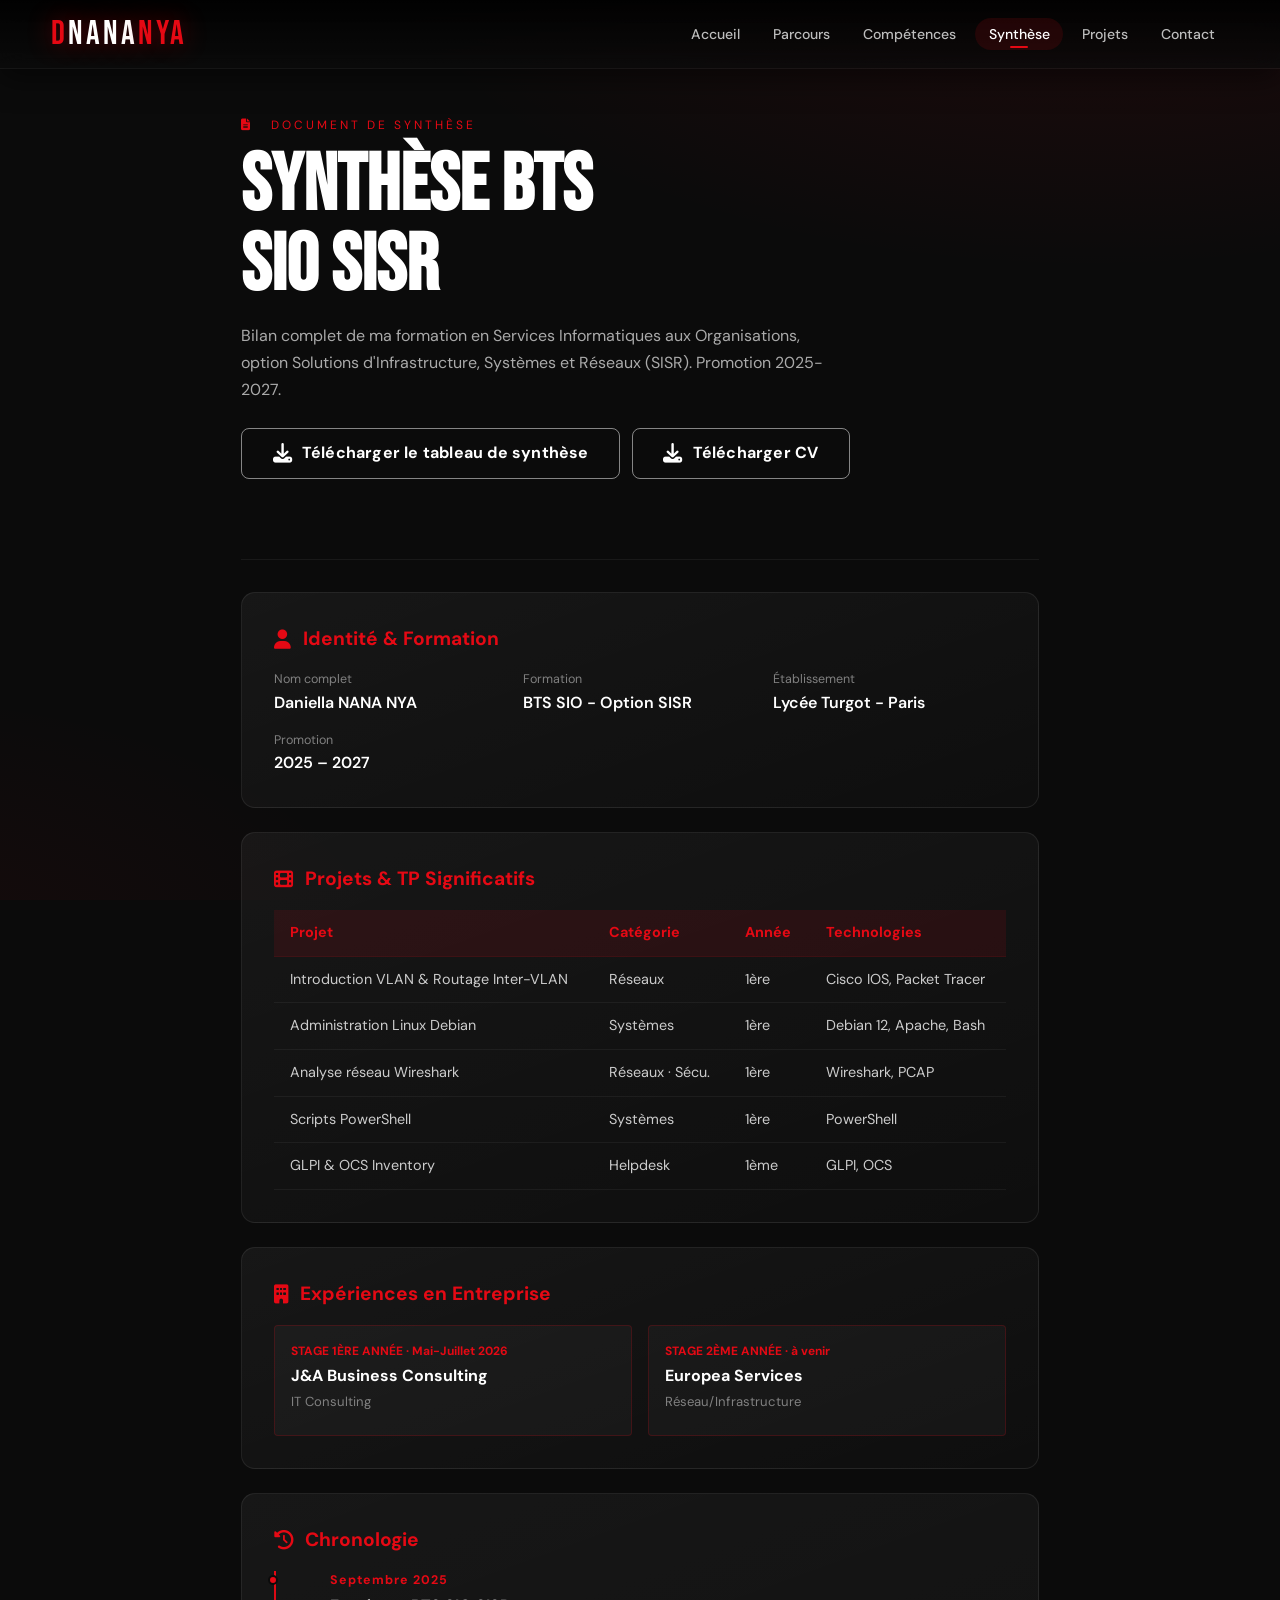
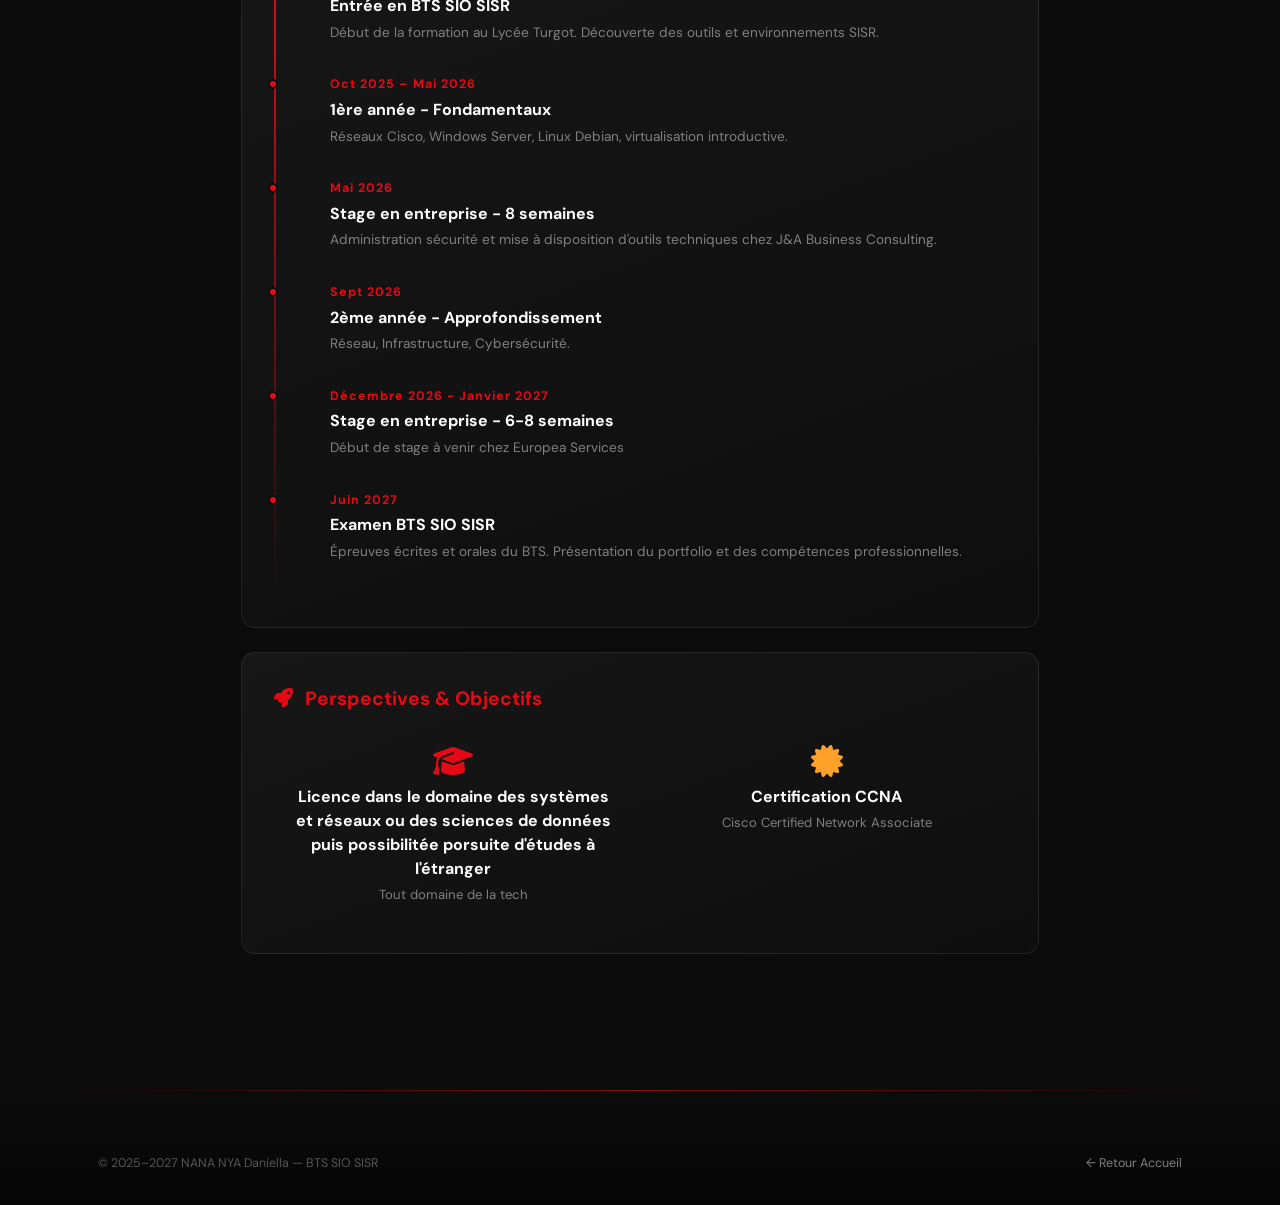
<file: synthese.html>
<!DOCTYPE html>
<html lang="fr">
<head>
  <meta charset="UTF-8" />
  <meta name="viewport" content="width=device-width, initial-scale=1.0" />
  <title>Synthèse — Portfolio BTS SIO SISR</title>
  <link rel="stylesheet" href="style.css" />
  <link rel="stylesheet" href="https://cdnjs.cloudflare.com/ajax/libs/font-awesome/6.5.0/css/all.min.css" />
  <style>
    .synth-hero {
      padding: calc(var(--nav-height) + 3rem) 4% 3rem;
      max-width: 900px;
      margin: 0 auto;
    }
    .synth-section {
      max-width: 900px;
      margin: 0 auto;
      padding: 0 4% 4rem;
    }
    .synth-grid {
      display: grid;
      grid-template-columns: repeat(auto-fit, minmax(260px, 1fr));
      gap: 1rem;
      margin-bottom: 2rem;
    }
    .synth-stat {
      background: var(--gray-3);
      border: 1px solid rgba(255,255,255,0.07);
      border-radius: 6px;
      padding: 1.5rem;
      text-align: center;
      transition: var(--transition);
    }
    .synth-stat:hover {
      border-color: rgba(229,9,20,0.3);
      transform: translateY(-3px);
    }
    .synth-stat-num {
      font-family: 'Bebas Neue', sans-serif;
      font-size: 3.5rem;
      color: var(--red);
      line-height: 1;
      margin-bottom: 0.25rem;
    }
    .synth-stat-label {
      font-size: 0.85rem;
      color: #808080;
    }

    .synth-table {
      width: 100%;
      border-collapse: collapse;
      font-size: 0.9rem;
    }
    .synth-table th {
      text-align: left;
      padding: 0.75rem 1rem;
      background: rgba(229,9,20,0.1);
      color: var(--red);
      font-weight: 700;
      border-bottom: 1px solid rgba(229,9,20,0.2);
    }
    .synth-table td {
      padding: 0.75rem 1rem;
      border-bottom: 1px solid rgba(255,255,255,0.05);
      color: #ccc;
    }
    .synth-table tr:hover td { background: rgba(255,255,255,0.03); }

    .timeline {
      position: relative;
      padding-left: 2rem;
    }
    .timeline::before {
      content: '';
      position: absolute;
      left: 0; top: 0; bottom: 0;
      width: 2px;
      background: linear-gradient(to bottom, var(--red), transparent);
    }
    .timeline-item {
      position: relative;
      padding-bottom: 2rem;
      padding-left: 1.5rem;
    }
    .timeline-item::before {
      content: '';
      position: absolute;
      left: -2.4rem;
      top: 4px;
      width: 10px; height: 10px;
      border-radius: 50%;
      background: var(--red);
      border: 2px solid var(--black);
    }
    .timeline-date {
      font-size: 0.78rem;
      color: var(--red);
      font-weight: 700;
      letter-spacing: 1px;
      margin-bottom: 0.25rem;
    }
    .timeline-title {
      font-size: 1rem;
      font-weight: 700;
      margin-bottom: 0.3rem;
    }
    .timeline-desc {
      font-size: 0.85rem;
      color: #808080;
      line-height: 1.5;
    }

    /* Print styles */
    @media print {
      .navbar, .page-loader, .scroll-progress, .btn-red, .no-print { display: none !important; }
      body { background: white; color: black; }
      .synth-stat { border: 1px solid #ddd; }
      .synth-stat-num { color: #E50914; }
      .synth-table th { background: #f5f5f5; color: #E50914; }
    }
  </style>
</head>
<body>

<div class="page-loader" id="loader"><div class="loader-logo">SISR</div></div>
<div class="scroll-progress" id="scrollProgress"></div>

<nav class="navbar dark" id="navbar">
  <a href="index.html" class="nav-logo">D<span>NANA</span>NYA</a>
  <ul class="nav-links" id="navLinks">
    <li><a href="index.html">Accueil</a></li>
    <li><a href="parcours.html">Parcours</a></li>
    <li><a href="competences.html">Compétences</a></li>
    <li><a href="synthese.html" class="active">Synthèse</a></li>
    <li><a href="projets.html">Projets</a></li>
    <li><a href="contact.html">Contact</a></li>
  </ul>
  <button class="nav-toggle" id="navToggle"><span></span><span></span><span></span></button>
</nav>

<!-- Hero -->
<div class="synth-hero">
  <p style="font-size:0.75rem;letter-spacing:3px;text-transform:uppercase;color:var(--red);margin-bottom:0.75rem;">
    <i class="fas fa-file-alt"></i> &nbsp; Document de synthèse
  </p>
  <h1 style="font-family:'Bebas Neue',sans-serif;font-size:clamp(2.5rem,7vw,5rem);line-height:1;margin-bottom:1rem;">
    Synthèse BTS<br>SIO SISR
  </h1>
  <p style="color:#aaa;max-width:600px;font-size:1rem;line-height:1.7;margin-bottom:1.5rem;">
    Bilan complet de ma formation en Services Informatiques aux Organisations,
    option Solutions d'Infrastructure, Systèmes et Réseaux (SISR).
    Promotion 2025-2027.
  </p>


 <div style="display:flex;gap:0.75rem;flex-wrap:wrap;" class="no-print"> 
  <a href="Tableau_de_synthese.pdf" target="_blank" class="btn btn-outline">
    <i class="fas fa-download"></i> Télécharger le tableau de synthèse
  </a>

  <a href="CV_Aout2026.pdf" target="_blank" class="btn btn-outline">
    <i class="fas fa-download"></i> Télécharger CV
  </a>
</div>

</div>
</div>

<div class="synth-section">

 

  <hr class="divider" />

  <!-- Identité -->
  <div class="synthese-card reveal">
    <h3><i class="fas fa-user"></i> Identité &amp; Formation</h3>
    <div style="display:grid;grid-template-columns:repeat(auto-fit,minmax(200px,1fr));gap:1rem;">
      <div>
        <p style="font-size:0.78rem;color:#808080;margin-bottom:2px;">Nom complet</p>
        <p style="font-weight:600;">Daniella NANA NYA</p>
      </div>
      <div>
        <p style="font-size:0.78rem;color:#808080;margin-bottom:2px;">Formation</p>
        <p style="font-weight:600;">BTS SIO - Option SISR</p>
      </div>
      <div>
        <p style="font-size:0.78rem;color:#808080;margin-bottom:2px;">Établissement</p>
        <p style="font-weight:600;">Lycée Turgot - Paris</p>
      </div>
      <div>
        <p style="font-size:0.78rem;color:#808080;margin-bottom:2px;">Promotion</p>
        <p style="font-weight:600;">2025 – 2027</p>
      </div>
    </div>
  </div>

  

  <!-- Projets tableau -->
  <div class="synthese-card reveal">
    <h3><i class="fas fa-film"></i> Projets &amp; TP Significatifs</h3>
    <table class="synth-table">
      <thead>
        <tr><th>Projet</th><th>Catégorie</th><th>Année</th><th>Technologies</th></tr>
      </thead>
      <tbody>
        <tr><td>Introduction VLAN &amp; Routage Inter-VLAN</td><td>Réseaux</td><td>1ère</td><td>Cisco IOS, Packet Tracer</td></tr>
        <tr><td>Administration Linux Debian</td><td>Systèmes</td><td>1ère</td><td>Debian 12, Apache, Bash</td></tr>
        <tr><td>Analyse réseau Wireshark</td><td>Réseaux · Sécu.</td><td>1ère</td><td>Wireshark, PCAP</td></tr>
        <tr><td>Scripts PowerShell </td><td>Systèmes</td><td>1ère</td><td>PowerShell</td></tr>
        <tr><td>GLPI &amp; OCS Inventory</td><td>Helpdesk</td><td>1ème</td><td>GLPI, OCS</td></tr>
      </tbody>
    </table>
  </div>

  <!-- Stages -->
  <div class="synthese-card reveal">
    <h3><i class="fas fa-building"></i> Expériences en Entreprise</h3>
    <div style="display:grid;grid-template-columns:repeat(auto-fit,minmax(300px,1fr));gap:1rem;">
      <div style="padding:1rem;background:rgba(255,255,255,0.03);border-radius:4px;border:1px solid rgba(229,9,20,0.2);">
        <p style="font-size:0.75rem;color:var(--red);font-weight:700;margin-bottom:0.25rem;">STAGE 1ÈRE ANNÉE · Mai-Juillet 2026</p>
        <p style="font-weight:700;margin-bottom:0.25rem;">J&A Business Consulting</p>
        <p style="font-size:0.82rem;color:#808080;margin-bottom:0.5rem;">IT Consulting</p>
        <p style="font-size:0.85rem;color:#ccc;"></p>
      </div>
      <div style="padding:1rem;background:rgba(255,255,255,0.03);border-radius:4px;border:1px solid rgba(229,9,20,0.2);">
        <p style="font-size:0.75rem;color:var(--red);font-weight:700;margin-bottom:0.25rem;">STAGE 2ÈME ANNÉE · à venir</p>
        <p style="font-weight:700;margin-bottom:0.25rem;">Europea Services</p>
        <p style="font-size:0.82rem;color:#808080;margin-bottom:0.5rem;">Réseau/Infrastructure</p>
        <p style="font-size:0.85rem;color:#ccc;"></p>
      </div>
    </div>
  </div>

  <!-- Timeline -->
  <div class="synthese-card reveal">
    <h3><i class="fas fa-history"></i> Chronologie</h3>
    <div class="timeline">
      <div class="timeline-item">
        <div class="timeline-date">Septembre 2025</div>
        <div class="timeline-title">Entrée en BTS SIO SISR</div>
        <div class="timeline-desc">Début de la formation au Lycée Turgot. Découverte des outils et environnements SISR.</div>
      </div>
      <div class="timeline-item">
        <div class="timeline-date">Oct 2025 – Mai 2026</div>
        <div class="timeline-title">1ère année - Fondamentaux</div>
        <div class="timeline-desc">Réseaux Cisco, Windows Server, Linux Debian, virtualisation introductive.</div>
      </div>
      <div class="timeline-item">
        <div class="timeline-date">Mai 2026</div>
        <div class="timeline-title">Stage en entreprise - 8 semaines</div>
        <div class="timeline-desc">Administration sécurité et mise à disposition d'outils techniques chez J&A Business Consulting.</div>
      </div>
      <div class="timeline-item">
        <div class="timeline-date">Sept 2026</div>
        <div class="timeline-title">2ème année - Approfondissement</div>
        <div class="timeline-desc">Réseau, Infrastructure, Cybersécurité.</div>
      </div>
      <div class="timeline-item">
        <div class="timeline-date">Décembre 2026 - Janvier 2027</div>
        <div class="timeline-title">Stage en entreprise - 6-8 semaines</div>
        <div class="timeline-desc">Début de stage à venir chez Europea Services</div>
      </div>
      <div class="timeline-item">
        <div class="timeline-date">Juin 2027</div>
        <div class="timeline-title">Examen BTS SIO SISR</div>
        <div class="timeline-desc">Épreuves écrites et orales du BTS. Présentation du portfolio et des compétences professionnelles.</div>
      </div>
    </div>
  </div>

  <!-- Perspectives -->
  <div class="synthese-card reveal">
    <h3><i class="fas fa-rocket"></i> Perspectives &amp; Objectifs</h3>
    <div style="display:grid;grid-template-columns:repeat(auto-fit,minmax(220px,1fr));gap:1rem;">
      <div style="text-align:center;padding:1rem;">
        <i class="fas fa-graduation-cap" style="font-size:2rem;color:var(--red);margin-bottom:0.5rem;display:block;"></i>
        <p style="font-weight:700;margin-bottom:0.25rem;">Licence dans le domaine des systèmes et réseaux ou des sciences de données puis possibilitée porsuite d'études à l'étranger</p>
        <p style="font-size:0.82rem;color:#808080;">Tout domaine de la tech</p>
      </div>
      <div style="text-align:center;padding:1rem;">
        <i class="fas fa-certificate" style="font-size:2rem;color:#ffa028;margin-bottom:0.5rem;display:block;"></i>
        <p style="font-weight:700;margin-bottom:0.25rem;">Certification CCNA</p>
        <p style="font-size:0.82rem;color:#808080;">Cisco Certified Network Associate</p>
      </div>
    </div>
  </div>

</div><!-- /synth-section -->

<footer>
  <div class="footer-bottom" style="padding:0 4%;">
    <span>© 2025–2027 NANA NYA Daniella — BTS SIO SISR</span>
    <span class="no-print"><a href="index.html" style="color:#808080;">← Retour Accueil</a></span>
  </div>
</footer>

<script>
document.getElementById('navToggle').addEventListener('click', () => document.getElementById('navLinks').classList.toggle('open'));
window.addEventListener('scroll', () => {
  document.getElementById('scrollProgress').style.width = (window.scrollY / (document.body.scrollHeight - window.innerHeight) * 100) + '%';
});
window.addEventListener('load', () => setTimeout(() => document.getElementById('loader').classList.add('hidden'), 800));
const obs = new IntersectionObserver(e => e.forEach(en => { if (en.isIntersecting) en.target.classList.add('visible'); }), { threshold: 0.1 });
document.querySelectorAll('.reveal').forEach(el => obs.observe(el));
</script>
</body>
</html>
</file>
<file: style.css>
/* ============================================================
   PORTFOLIO BTS SIO SISR — NETFLIX STYLE
   style.css — Feuille de styles principale
   ============================================================ */

@import url('https://fonts.googleapis.com/css2?family=Bebas+Neue&family=DM+Sans:wght@300;400;500;600;700&display=swap');

/* ── Variables ── */
:root {
  --black:       #141414;
  --red:         #E50914;
  --red-hover:   #F40612;
  --white:       #FFFFFF;
  --gray-1:      #808080;
  --gray-2:      #2F2F2F;
  --gray-3:      #1A1A1A;
  --nav-height:  68px;
  --card-radius: 4px;
  --transition:  0.3s cubic-bezier(0.25, 0.46, 0.45, 0.94);
}

/* ── Reset & Base ── */
*, *::before, *::after { box-sizing: border-box; margin: 0; padding: 0; }

html { scroll-behavior: smooth; }

body {
  background-color: var(--black);
  color: var(--white);
  font-family: 'DM Sans', sans-serif;
  font-size: 16px;
  line-height: 1.5;
  overflow-x: hidden;
  -webkit-font-smoothing: antialiased;
}

a { text-decoration: none; color: inherit; }
ul { list-style: none; }
img { display: block; width: 100%; }

/* ============================================================
   NAVIGATION
   ============================================================ */
.navbar {
  position: fixed;
  top: 0; left: 0; right: 0;
  z-index: 1000;
  height: var(--nav-height);
  display: flex;
  align-items: center;
  justify-content: space-between;
  padding: 0 4%;
  background: transparent;
  transition: background 0.4s ease;
}

.navbar.scrolled,
.navbar.dark {
  background: var(--black);
  box-shadow: 0 2px 20px rgba(0,0,0,0.6);
}

.navbar::before {
  content: '';
  position: absolute;
  inset: 0;
  background: linear-gradient(to bottom, rgba(0,0,0,0.85) 0%, transparent 100%);
  pointer-events: none;
  transition: opacity 0.4s ease;
}
.navbar.scrolled::before { opacity: 0; }

.nav-logo {
  font-family: 'Bebas Neue', sans-serif;
  font-size: 2rem;
  color: var(--red);
  letter-spacing: 2px;
  text-transform: uppercase;
  z-index: 1;
  flex-shrink: 0;
}
.nav-logo span { color: var(--white); }

.nav-links {
  display: flex;
  align-items: center;
  gap: 1.5rem;
  z-index: 1;
}

.nav-links a {
  font-size: 0.85rem;
  font-weight: 500;
  color: #e5e5e5;
  transition: color var(--transition);
  position: relative;
}
.nav-links a::after {
  content: '';
  position: absolute;
  bottom: -4px; left: 0;
  width: 0; height: 2px;
  background: var(--red);
  transition: width var(--transition);
}
.nav-links a:hover,
.nav-links a.active { color: var(--white); }
.nav-links a:hover::after,
.nav-links a.active::after { width: 100%; }

.nav-toggle {
  display: none;
  flex-direction: column;
  gap: 5px;
  cursor: pointer;
  z-index: 1;
  background: none;
  border: none;
}
.nav-toggle span {
  display: block;
  width: 24px; height: 2px;
  background: var(--white);
  transition: var(--transition);
}

/* ============================================================
   HERO SECTION
   ============================================================ */
.hero {
  position: relative;
  min-height: 90vh;
  display: flex;
  align-items: flex-end;
  padding: 0 4% 8%;
  overflow: hidden;
}

.hero-bg {
  position: absolute;
  inset: 0;
  background:
    linear-gradient(to right, rgba(20,20,20,0.9) 40%, transparent 100%),
    linear-gradient(to top,   rgba(20,20,20,1)   10%, transparent 60%),
    url('https://images.unsplash.com/photo-1558494949-ef010cbdcc31?w=1600&q=80') center/cover no-repeat;
  animation: heroZoom 20s ease-in-out infinite alternate;
}

@keyframes heroZoom {
  from { transform: scale(1.05); }
  to   { transform: scale(1); }
}

.hero-content {
  position: relative;
  z-index: 2;
  max-width: 700px;
  animation: heroFadeIn 1s ease both;
}
@keyframes heroFadeIn {
  from { opacity: 0; transform: translateY(30px); }
  to   { opacity: 1; transform: translateY(0); }
}

.hero-badge {
  display: inline-flex;
  align-items: center;
  gap: 8px;
  font-size: 0.75rem;
  font-weight: 700;
  letter-spacing: 3px;
  text-transform: uppercase;
  color: var(--red);
  margin-bottom: 1rem;
}
.hero-badge::before {
  content: '';
  display: block;
  width: 30px; height: 2px;
  background: var(--red);
}

.hero-title {
  font-family: 'Bebas Neue', sans-serif;
  font-size: clamp(3rem, 8vw, 6rem);
  line-height: 0.95;
  margin-bottom: 0.5rem;
  text-shadow: 2px 4px 20px rgba(0,0,0,0.6);
}

.hero-subtitle {
  font-size: clamp(1rem, 2vw, 1.3rem);
  color: #e5e5e5;
  margin-bottom: 0.75rem;
  font-weight: 300;
}

.hero-meta {
  display: flex;
  align-items: center;
  gap: 1.5rem;
  margin-bottom: 1.5rem;
  font-size: 0.9rem;
  color: #aaa;
}
.hero-meta .year { color: var(--red); font-weight: 700; }
.hero-meta .dot  { width: 4px; height: 4px; border-radius: 50%; background: #555; }

.hero-desc {
  font-size: 1rem;
  color: #ccc;
  max-width: 500px;
  margin-bottom: 2rem;
  line-height: 1.6;
}

.hero-buttons {
  display: flex;
  gap: 1rem;
  flex-wrap: wrap;
}

/* ── Buttons ── */
.btn {
  display: inline-flex;
  align-items: center;
  gap: 10px;
  padding: 0.7rem 2rem;
  border-radius: 4px;
  font-size: 1rem;
  font-weight: 700;
  cursor: pointer;
  border: none;
  transition: var(--transition);
  white-space: nowrap;
}

.btn-primary { background: var(--white); color: var(--black); }
.btn-primary:hover { background: rgba(255,255,255,0.75); }

.btn-secondary {
  background: rgba(109,109,110,0.7);
  color: var(--white);
  backdrop-filter: blur(4px);
}
.btn-secondary:hover { background: rgba(109,109,110,0.5); }

.btn-red { background: var(--red); color: var(--white); }
.btn-red:hover {
  background: var(--red-hover);
  transform: translateY(-1px);
  box-shadow: 0 6px 20px rgba(229,9,20,0.4);
}

.btn-outline {
  background: transparent;
  color: var(--white);
  border: 1px solid rgba(255,255,255,0.5);
}
.btn-outline:hover {
  border-color: var(--white);
  background: rgba(255,255,255,0.1);
}

.btn i { font-size: 1.2em; }

/* ============================================================
   SECTION LABELS (style Netflix)
   ============================================================ */
.section-label {
  display: flex;
  align-items: center;
  gap: 1rem;
  padding: 0 4%;
  margin-bottom: 0.75rem;
}

.section-label h2 {
  font-size: 1.4rem;
  font-weight: 700;
  color: #e5e5e5;
}

.section-label .see-all {
  font-size: 0.8rem;
  color: var(--red);
  opacity: 0;
  transform: translateX(-10px);
  transition: var(--transition);
  cursor: pointer;
  display: flex;
  align-items: center;
  gap: 4px;
}
.row-section:hover .see-all {
  opacity: 1;
  transform: translateX(0);
}

/* ============================================================
   ROW SECTION (Slider Netflix)
   ============================================================ */
.row-section {
  margin-bottom: 3rem;
  padding: 1rem 0;
  position: relative;
}

.row-track {
  display: flex;
  gap: 6px;
  padding: 1.5rem 4%;
  overflow-x: auto;
  scroll-behavior: smooth;
  scrollbar-width: none;
  -ms-overflow-style: none;
}
.row-track::-webkit-scrollbar { display: none; }

.row-arrow {
  position: absolute;
  top: 50%;
  transform: translateY(-50%);
  width: 48px; height: 90%;
  background: linear-gradient(to right, rgba(20,20,20,0.7), rgba(20,20,20,0.9));
  border: none;
  color: var(--white);
  font-size: 1.5rem;
  cursor: pointer;
  display: flex;
  align-items: center;
  justify-content: center;
  z-index: 10;
  opacity: 0;
  transition: opacity var(--transition);
}
.row-arrow.left  { left: 0; background: linear-gradient(to right, rgba(20,20,20,0.9), transparent); }
.row-arrow.right { right: 0; background: linear-gradient(to left,  rgba(20,20,20,0.9), transparent); }
.row-section:hover .row-arrow { opacity: 1; }
.row-arrow:hover { background: rgba(20,20,20,0.95); }

/* ============================================================
   CARDS — NETFLIX HOVER EFFECT ★
   ============================================================ */
.card {
  position: relative;
  flex-shrink: 0;
  width: 220px;
  border-radius: var(--card-radius);
  overflow: visible;
  cursor: pointer;
  transition: transform 0.35s cubic-bezier(0.165, 0.84, 0.44, 1),
              z-index 0s 0.35s;
  z-index: 1;
}

.card:hover {
  transform: scale(1.35) translateY(-10%);
  z-index: 100;
  transition: transform 0.35s cubic-bezier(0.165, 0.84, 0.44, 1),
              z-index 0s 0s;
}

.row-track .card:first-child:hover { transform-origin: left center; }
.row-track .card:last-child:hover  { transform-origin: right center; }

.card-thumb {
  position: relative;
  width: 100%;
  aspect-ratio: 16/9;
  border-radius: var(--card-radius);
  overflow: hidden;
  background: var(--gray-2);
}

.card-thumb img {
  width: 100%; height: 100%;
  object-fit: cover;
  transition: filter 0.35s ease;
}

.card-thumb .thumb-icon {
  position: absolute;
  inset: 0;
  display: flex;
  align-items: center;
  justify-content: center;
  font-size: 3rem;
  color: rgba(255,255,255,0.2);
  transition: var(--transition);
}

.card-overlay {
  position: absolute;
  top: 100%; left: 0; right: 0;
  background: var(--gray-3);
  border-radius: 0 0 var(--card-radius) var(--card-radius);
  padding: 0.75rem;
  opacity: 0;
  transform: translateY(-10px);
  transition: opacity 0.3s ease 0.1s, transform 0.3s ease 0.1s;
  pointer-events: none;
  box-shadow: 0 8px 30px rgba(0,0,0,0.8);
  border: 1px solid rgba(255,255,255,0.08);
  border-top: none;
}
.card:hover .card-overlay {
  opacity: 1;
  transform: translateY(0);
  pointer-events: all;
}

.card-actions {
  display: flex;
  align-items: center;
  gap: 0.5rem;
  margin-bottom: 0.6rem;
}

.card-btn {
  width: 32px; height: 32px;
  border-radius: 50%;
  border: none;
  cursor: pointer;
  display: flex;
  align-items: center;
  justify-content: center;
  font-size: 0.9rem;
  transition: var(--transition);
}
.card-btn.play { background: var(--white); color: var(--black); }
.card-btn.play:hover  { background: #e5e5e5; }
.card-btn.info,
.card-btn.add {
  background: transparent;
  color: var(--white);
  border: 1.5px solid rgba(255,255,255,0.6);
}
.card-btn.info:hover,
.card-btn.add:hover { border-color: var(--white); }

.card-btn-spacer { flex: 1; }

.card-level {
  font-size: 0.7rem;
  font-weight: 700;
  color: #46d369;
  border: 1px solid #46d369;
  padding: 1px 5px;
  border-radius: 2px;
}

.card-meta {
  font-size: 0.72rem;
  color: #aaa;
  margin-bottom: 0.4rem;
  display: flex;
  gap: 0.5rem;
  flex-wrap: wrap;
}

.card-tags {
  display: flex;
  gap: 4px;
  flex-wrap: wrap;
}
.card-tag {
  font-size: 0.65rem;
  background: rgba(255,255,255,0.1);
  color: #ccc;
  padding: 2px 7px;
  border-radius: 2px;
}

.card-title-overlay {
  position: absolute;
  bottom: 0; left: 0; right: 0;
  padding: 1.5rem 0.75rem 0.5rem;
  background: linear-gradient(transparent, rgba(0,0,0,0.9));
  border-radius: 0 0 var(--card-radius) var(--card-radius);
  font-size: 0.85rem;
  font-weight: 600;
}

/* ============================================================
   CARD PORTRAIT
   ============================================================ */
.card-portrait { width: 160px; }
.card-portrait .card-thumb { aspect-ratio: 2/3; }

/* ============================================================
   EPISODE CARD (Parcours)
   ============================================================ */
.episode-card {
  display: flex;
  gap: 1rem;
  padding: 1rem;
  border-radius: var(--card-radius);
  background: rgba(255,255,255,0.03);
  border: 1px solid rgba(255,255,255,0.06);
  transition: background var(--transition);
  cursor: pointer;
  margin-bottom: 0.5rem;
}
.episode-card:hover { background: rgba(255,255,255,0.08); }

.episode-num {
  font-size: 2rem;
  font-weight: 700;
  color: #555;
  min-width: 40px;
  text-align: center;
  line-height: 1;
  align-self: center;
}

.episode-thumb {
  flex-shrink: 0;
  width: 160px;
  aspect-ratio: 16/9;
  border-radius: var(--card-radius);
  overflow: hidden;
  background: var(--gray-2);
  position: relative;
}
.episode-thumb img { width: 100%; height: 100%; object-fit: cover; }
.episode-thumb .play-overlay {
  position: absolute;
  inset: 0;
  display: flex;
  align-items: center;
  justify-content: center;
  background: rgba(0,0,0,0.4);
  opacity: 0;
  transition: var(--transition);
}
.episode-card:hover .play-overlay { opacity: 1; }

.episode-info { flex: 1; }
.episode-header {
  display: flex;
  justify-content: space-between;
  align-items: flex-start;
  margin-bottom: 0.4rem;
}
.episode-title { font-size: 1rem; font-weight: 600; }
.episode-date  { font-size: 0.8rem; color: #aaa; }
.episode-desc  { font-size: 0.85rem; color: #aaa; line-height: 1.5; }

.episode-skills {
  display: flex;
  gap: 6px;
  flex-wrap: wrap;
  margin-top: 0.6rem;
}
.skill-chip {
  font-size: 0.68rem;
  background: rgba(229,9,20,0.15);
  color: var(--red);
  border: 1px solid rgba(229,9,20,0.3);
  padding: 2px 8px;
  border-radius: 2px;
  font-weight: 500;
}

/* ============================================================
   SECTION HERO-BANNER (sous-pages)
   ============================================================ */
.page-hero {
  position: relative;
  height: 45vh;
  min-height: 300px;
  display: flex;
  align-items: flex-end;
  padding: 0 4% 3rem;
  overflow: hidden;
}

.page-hero-bg {
  position: absolute;
  inset: 0;
  background-size: cover;
  background-position: center;
  filter: brightness(0.4);
  transition: filter 0.5s;
}

.page-hero::after {
  content: '';
  position: absolute;
  inset: 0;
  background:
    linear-gradient(to top, var(--black) 0%, transparent 50%),
    linear-gradient(to right, rgba(20,20,20,0.7) 0%, transparent 60%);
}

.page-hero-content { position: relative; z-index: 2; }
.page-hero-eyebrow {
  font-size: 0.75rem;
  letter-spacing: 3px;
  text-transform: uppercase;
  color: var(--red);
  margin-bottom: 0.5rem;
}
.page-hero h1 {
  font-family: 'Bebas Neue', sans-serif;
  font-size: clamp(2.5rem, 6vw, 4.5rem);
  line-height: 1;
  margin-bottom: 0.75rem;
}

/* ============================================================
   SEASON SELECTOR (Parcours)
   ============================================================ */
.season-selector {
  display: flex;
  align-items: center;
  gap: 0.5rem;
  padding: 0 4%;
  margin-bottom: 1.5rem;
}

.season-btn {
  background: var(--gray-2);
  color: var(--white);
  border: 1px solid rgba(255,255,255,0.2);
  padding: 0.4rem 1.2rem;
  border-radius: 4px;
  font-size: 0.85rem;
  cursor: pointer;
  transition: var(--transition);
}
.season-btn.active,
.season-btn:hover {
  background: var(--red);
  border-color: var(--red);
}

/* ============================================================
   COMPÉTENCES — SKILL BAR
   ============================================================ */
.skill-bar-wrap { margin-bottom: 0.8rem; }
.skill-bar-header {
  display: flex;
  justify-content: space-between;
  margin-bottom: 4px;
  font-size: 0.85rem;
  color: #ccc;
}
.skill-bar-track {
  height: 4px;
  background: var(--gray-2);
  border-radius: 2px;
  overflow: hidden;
}
.skill-bar-fill {
  height: 100%;
  background: linear-gradient(to right, var(--red), #ff6b6b);
  border-radius: 2px;
  width: 0;
  transition: width 1.2s cubic-bezier(0.22, 1, 0.36, 1);
}
.skill-bar-fill.animated { width: var(--pct); }

/* ============================================================
   CONTACT — PROFIL STYLE
   ============================================================ */
.profiles-grid {
  display: flex;
  gap: 2rem;
  flex-wrap: wrap;
  padding: 2rem 4%;
  justify-content: center;
}

.profile-card {
  display: flex;
  flex-direction: column;
  align-items: center;
  gap: 1rem;
  cursor: pointer;
  transition: var(--transition);
}
.profile-card:hover { transform: scale(1.05); }

.profile-avatar {
  width: 120px; height: 120px;
  border-radius: 8px;
  overflow: hidden;
  border: 2px solid transparent;
  transition: border-color var(--transition);
  background: linear-gradient(135deg, #1a1a2e, #16213e);
  display: flex;
  align-items: center;
  justify-content: center;
  font-size: 3rem;
  color: var(--red);
}
.profile-card:hover .profile-avatar { border-color: var(--white); }

.profile-name { font-size: 1rem; color: #808080; transition: var(--transition); }
.profile-card:hover .profile-name { color: var(--white); }

/* ============================================================
   CONTACT FORM
   ============================================================ */
.contact-section {
  max-width: 700px;
  margin: 0 auto;
  padding: 2rem 4%;
}

.form-group { margin-bottom: 1.2rem; }
.form-group label {
  display: block;
  font-size: 0.8rem;
  color: #808080;
  margin-bottom: 4px;
  letter-spacing: 0.5px;
}
.form-group input,
.form-group textarea,
.form-group select {
  width: 100%;
  background: var(--gray-2);
  border: 1px solid rgba(255,255,255,0.1);
  border-radius: 4px;
  color: var(--white);
  padding: 0.85rem 1rem;
  font-size: 0.95rem;
  font-family: 'DM Sans', sans-serif;
  outline: none;
  transition: border-color var(--transition);
}
.form-group input:focus,
.form-group textarea:focus {
  border-color: var(--white);
  background: rgba(47,47,47,0.8);
}
.form-group textarea { resize: vertical; min-height: 130px; }

/* ============================================================
   SYNTHÈSE
   ============================================================ */
.synthese-card {
  background: rgba(255,255,255,0.04);
  border: 1px solid rgba(255,255,255,0.08);
  border-radius: 8px;
  padding: 2rem;
  margin-bottom: 1.5rem;
}
.synthese-card h3 {
  font-size: 1.2rem;
  font-weight: 700;
  margin-bottom: 1rem;
  color: var(--red);
  display: flex;
  align-items: center;
  gap: 0.75rem;
}

/* ============================================================
   INFO MODAL
   ============================================================ */
.modal-overlay {
  position: fixed;
  inset: 0;
  background: rgba(0,0,0,0.7);
  z-index: 2000;
  display: flex;
  align-items: center;
  justify-content: center;
  opacity: 0;
  pointer-events: none;
  transition: opacity 0.3s ease;
  backdrop-filter: blur(4px);
}
.modal-overlay.open { opacity: 1; pointer-events: all; }
.modal {
  background: #181818;
  border-radius: 8px;
  max-width: 800px;
  width: 90%;
  max-height: 85vh;
  overflow-y: auto;
  transform: translateY(30px) scale(0.95);
  transition: transform 0.3s ease;
}
.modal-overlay.open .modal { transform: translateY(0) scale(1); }
.modal-thumb {
  position: relative;
  aspect-ratio: 16/9;
  overflow: hidden;
  border-radius: 8px 8px 0 0;
}
.modal-thumb img { width: 100%; height: 100%; object-fit: cover; }
.modal-thumb-gradient {
  position: absolute;
  bottom: 0; left: 0; right: 0;
  height: 60%;
  background: linear-gradient(transparent, #181818);
}
.modal-thumb-close {
  position: absolute;
  top: 1rem; right: 1rem;
  width: 36px; height: 36px;
  border-radius: 50%;
  background: rgba(0,0,0,0.6);
  border: none;
  color: var(--white);
  font-size: 1rem;
  cursor: pointer;
  display: flex;
  align-items: center;
  justify-content: center;
}
.modal-body { padding: 1.5rem 2rem 2rem; }
.modal-body h2 { font-size: 2rem; margin-bottom: 0.5rem; }
.modal-meta { color: #aaa; font-size: 0.9rem; margin-bottom: 1rem; }
.modal-desc { line-height: 1.7; color: #ccc; margin-bottom: 1.5rem; }

/* ============================================================
   PROCÉDURE — GRANDE BULLE SCROLLABLE (MariaDB / SQL)
   ============================================================ */

/* Repère "Procédure" sur les éléments cliquables */
.proc-flag {
  position: absolute;
  top: 8px; right: 8px;
  font-size: 0.6rem;
  font-weight: 700;
  letter-spacing: 0.5px;
  text-transform: uppercase;
  color: #ffa028;
  background: rgba(255,160,40,0.12);
  border: 1px solid rgba(255,160,40,0.4);
  padding: 2px 6px;
  border-radius: 3px;
}
.tool-item.has-proc { position: relative; border-color: rgba(192,118,90,0.35); }
.proc-dot {
  position: absolute;
  top: 8px; right: 8px;
  width: 8px; height: 8px;
  border-radius: 50%;
  background: #ffa028;
  box-shadow: 0 0 0 0 rgba(255,160,40,0.6);
  animation: procPulse 2s infinite;
}
@keyframes procPulse {
  0%   { box-shadow: 0 0 0 0 rgba(255,160,40,0.6); }
  70%  { box-shadow: 0 0 0 8px rgba(255,160,40,0); }
  100% { box-shadow: 0 0 0 0 rgba(255,160,40,0); }
}

/* Fond */
.proc-overlay {
  position: fixed;
  inset: 0;
  z-index: 2500;
  background: rgba(0,0,0,0.75);
  backdrop-filter: blur(6px);
  display: flex;
  align-items: center;
  justify-content: center;
  padding: 2rem 1rem;
  opacity: 0;
  pointer-events: none;
  transition: opacity 0.3s ease;
}
.proc-overlay.open { opacity: 1; pointer-events: all; }

/* La bulle rectangulaire */
.proc-modal {
  width: 100%;
  max-width: 960px;
  height: 88vh;
  display: flex;
  flex-direction: column;
  background: #181818;
  border: 1px solid rgba(255,255,255,0.08);
  border-radius: 14px;
  box-shadow: 0 30px 80px rgba(0,0,0,0.8);
  overflow: hidden;
  transform: translateY(30px) scale(0.96);
  transition: transform 0.35s cubic-bezier(0.165, 0.84, 0.44, 1);
}
.proc-overlay.open .proc-modal { transform: translateY(0) scale(1); }

/* En-tête fixe */
.proc-header {
  flex-shrink: 0;
  display: flex;
  align-items: center;
  gap: 1rem;
  padding: 1.25rem 1.75rem;
  background: linear-gradient(135deg, #2a1a14, #181818 70%);
  border-bottom: 1px solid rgba(255,255,255,0.08);
}
.proc-header-icon {
  width: 52px; height: 52px;
  flex-shrink: 0;
  border-radius: 10px;
  background: rgba(192,118,90,0.18);
  color: #C0765A;
  display: flex;
  align-items: center;
  justify-content: center;
  font-size: 1.6rem;
}
.proc-header-text { flex: 1; min-width: 0; }
.proc-eyebrow {
  font-size: 0.7rem;
  letter-spacing: 2px;
  text-transform: uppercase;
  color: var(--red);
  margin-bottom: 2px;
}
.proc-header h2 {
  font-family: 'Bebas Neue', sans-serif;
  font-size: clamp(1.5rem, 3.5vw, 2.2rem);
  letter-spacing: 1px;
  line-height: 1.1;
}
.proc-close {
  flex-shrink: 0;
  width: 38px; height: 38px;
  border-radius: 50%;
  border: 1px solid rgba(255,255,255,0.2);
  background: rgba(0,0,0,0.4);
  color: var(--white);
  cursor: pointer;
  font-size: 1rem;
  transition: var(--transition);
}
.proc-close:hover { background: var(--red); border-color: var(--red); }

/* Contenu scrollable */
.proc-body {
  flex: 1;
  overflow-y: auto;
  padding: 1.75rem 2rem 2.5rem;
  color: #ccc;
  line-height: 1.7;
  scrollbar-width: thin;
  scrollbar-color: var(--red) transparent;
}
.proc-body::-webkit-scrollbar { width: 8px; }
.proc-body::-webkit-scrollbar-thumb { background: var(--red); border-radius: 4px; }
.proc-body p { margin-bottom: 1rem; }

.proc-intro { font-size: 1.02rem; color: #e5e5e5; }

.proc-notice {
  display: flex;
  gap: 0.75rem;
  align-items: flex-start;
  padding: 0.85rem 1rem;
  margin-bottom: 1.5rem;
  border-radius: 8px;
  background: rgba(255,160,40,0.1);
  border: 1px solid rgba(255,160,40,0.35);
  color: #f0c890;
  font-size: 0.88rem;
}
.proc-notice i { margin-top: 4px; color: #ffa028; }

.proc-meta-grid {
  display: grid;
  grid-template-columns: repeat(auto-fit, minmax(150px, 1fr));
  gap: 0.75rem;
  margin-bottom: 1.75rem;
}
.proc-meta-grid div {
  background: var(--gray-3);
  border: 1px solid rgba(255,255,255,0.06);
  border-radius: 8px;
  padding: 0.75rem 1rem;
}
.proc-meta-grid span {
  display: block;
  font-size: 0.7rem;
  text-transform: uppercase;
  letter-spacing: 1px;
  color: #808080;
}
.proc-meta-grid strong { color: var(--white); font-size: 0.95rem; }

.proc-section-title {
  font-size: 1.15rem;
  color: var(--white);
  margin: 2rem 0 0.75rem;
  padding-left: 0.75rem;
  border-left: 3px solid var(--red);
}

/* Étapes numérotées */
.proc-steps { list-style: none; counter-reset: step; margin-top: 1.5rem; }
.proc-step {
  counter-increment: step;
  position: relative;
  padding: 0 0 2rem 3.25rem;
  border-left: 2px solid rgba(255,255,255,0.08);
  margin-left: 1rem;
}
.proc-step:last-child { border-left-color: transparent; }
.proc-step::before {
  content: counter(step);
  position: absolute;
  left: -1.05rem; top: 0;
  width: 2rem; height: 2rem;
  border-radius: 50%;
  background: var(--red);
  color: var(--white);
  font-weight: 700;
  font-size: 0.9rem;
  display: flex;
  align-items: center;
  justify-content: center;
}
.proc-step h4 { color: var(--white); font-size: 1.05rem; margin-bottom: 0.35rem; line-height: 2rem; }

/* Blocs de code */
.proc-code {
  position: relative;
  background: #0d0d0d;
  border: 1px solid rgba(255,255,255,0.08);
  border-left: 3px solid #46d369;
  border-radius: 6px;
  padding: 1rem 3rem 1rem 1rem;
  margin-bottom: 1rem;
  overflow-x: auto;
  font-family: 'Consolas', 'Courier New', monospace;
  font-size: 0.85rem;
  line-height: 1.6;
  color: #9ef0b0;
  white-space: pre;
}
.copy-btn {
  position: absolute;
  top: 8px; right: 8px;
  width: 30px; height: 30px;
  border-radius: 5px;
  border: 1px solid rgba(255,255,255,0.15);
  background: rgba(255,255,255,0.05);
  color: #aaa;
  cursor: pointer;
  transition: var(--transition);
}
.copy-btn:hover { color: var(--white); border-color: var(--white); }
.copy-btn.copied { color: #46d369; border-color: #46d369; }

.proc-body code {
  font-family: 'Consolas', 'Courier New', monospace;
  font-size: 0.85em;
}
.proc-table code { color: #9ef0b0; }

.proc-tip {
  font-size: 0.85rem;
  color: #aaa;
  background: rgba(85,153,255,0.08);
  border-radius: 6px;
  padding: 0.6rem 0.85rem;
}
.proc-tip i { color: #5599ff; margin-right: 0.4rem; }
kbd {
  background: var(--gray-2);
  border: 1px solid #555;
  border-radius: 3px;
  padding: 0 5px;
  font-size: 0.8em;
}

/* Tableaux */
.proc-table {
  width: 100%;
  border-collapse: collapse;
  margin-bottom: 1rem;
  font-size: 0.85rem;
}
.proc-table th, .proc-table td {
  text-align: left;
  padding: 0.55rem 0.8rem;
  border-bottom: 1px solid rgba(255,255,255,0.06);
}
.proc-table th {
  background: var(--gray-3);
  color: var(--white);
  font-weight: 600;
}
.proc-table tr:hover td { background: rgba(255,255,255,0.03); }

/* Emplacement des captures d'écran */
.proc-shot {
  display: flex;
  align-items: center;
  justify-content: center;
  min-height: 110px;
  border: 2px dashed rgba(255,255,255,0.12);
  border-radius: 8px;
  color: #555;
  font-size: 0.8rem;
  margin-bottom: 0.5rem;
}
.proc-shot img { border-radius: 6px; }
.proc-shot:empty::before { content: "Capture d'écran à ajouter"; }
.proc-shot:not(:empty) { border: none; min-height: 0; }
.proc-notice.hidden { display: none; }
.proc-warn {
  background: rgba(229,9,20,0.08);
  border: 1px solid rgba(229,9,20,0.35);
  color: #f2a0a4;
}
.proc-warn i { color: var(--red); }

/* ============================================================
   FOOTER
   ============================================================ */
footer {
  padding: 4rem 4% 2rem;
  border-top: 1px solid rgba(255,255,255,0.06);
  margin-top: 3rem;
}
.footer-grid {
  display: grid;
  grid-template-columns: repeat(auto-fit, minmax(180px, 1fr));
  gap: 2rem;
  margin-bottom: 3rem;
}
.footer-col h4 { font-size: 0.9rem; color: #808080; margin-bottom: 1rem; }
.footer-col a, .footer-col p {
  font-size: 0.85rem;
  color: #808080;
  display: block;
  margin-bottom: 0.5rem;
  transition: color var(--transition);
}
.footer-col a:hover { color: var(--white); }

.footer-bottom {
  display: flex;
  justify-content: space-between;
  align-items: center;
  font-size: 0.78rem;
  color: #555;
  flex-wrap: wrap;
  gap: 1rem;
}
.footer-logo {
  font-family: 'Bebas Neue', sans-serif;
  font-size: 1.4rem;
  color: var(--red);
}

/* ============================================================
   SCROLL PROGRESS BAR
   ============================================================ */
.scroll-progress {
  position: fixed;
  top: 0; left: 0;
  height: 3px;
  background: var(--red);
  z-index: 2000;
  width: 0%;
  transition: width 0.1s linear;
}

/* ============================================================
   MATURITY BADGE
   ============================================================ */
.maturity {
  display: inline-block;
  border: 1px solid #aaa;
  padding: 1px 5px;
  font-size: 0.72rem;
  color: #aaa;
}

/* ============================================================
   TOAST NOTIFICATION
   ============================================================ */
.toast {
  position: fixed;
  bottom: 2rem;
  left: 50%;
  transform: translateX(-50%) translateY(30px);
  background: #e5e5e5;
  color: var(--black);
  padding: 0.8rem 1.5rem;
  border-radius: 4px;
  font-weight: 600;
  font-size: 0.9rem;
  opacity: 0;
  transition: all 0.3s ease;
  z-index: 3000;
  pointer-events: none;
}
.toast.show { opacity: 1; transform: translateX(-50%) translateY(0); }

/* ============================================================
   LOADER
   ============================================================ */
.page-loader {
  position: fixed;
  inset: 0;
  background: var(--black);
  z-index: 9999;
  display: flex;
  align-items: center;
  justify-content: center;
  transition: opacity 0.5s ease;
}
.page-loader.hidden { opacity: 0; pointer-events: none; }
.loader-logo {
  font-family: 'Bebas Neue', sans-serif;
  font-size: 4rem;
  color: var(--red);
  animation: loaderPulse 1s ease-in-out infinite;
}
@keyframes loaderPulse {
  0%,100% { opacity: 1; }
  50%      { opacity: 0.3; }
}

/* ============================================================
   UTILITIES
   ============================================================ */
.container { padding: 0 4%; }

.text-red   { color: var(--red); }
.text-gray  { color: #808080; }
.text-muted { color: #555; }

.mt-1 { margin-top: 0.5rem; }
.mt-2 { margin-top: 1rem; }
.mt-3 { margin-top: 1.5rem; }
.mb-2 { margin-bottom: 1rem; }
.mb-3 { margin-bottom: 1.5rem; }

.pt-nav { padding-top: var(--nav-height); }

.divider {
  border: none;
  border-top: 1px solid rgba(255,255,255,0.06);
  margin: 2rem 0;
}

.badge {
  display: inline-block;
  padding: 3px 10px;
  border-radius: 3px;
  font-size: 0.72rem;
  font-weight: 700;
  letter-spacing: 0.5px;
  text-transform: uppercase;
}
.badge-red    { background: rgba(229,9,20,0.2); color: var(--red); border: 1px solid var(--red); }
.badge-green  { background: rgba(70,211,105,0.15); color: #46d369; border: 1px solid #46d369; }
.badge-blue   { background: rgba(30,130,255,0.15); color: #5599ff; border: 1px solid #5599ff; }
.badge-orange { background: rgba(255,160,40,0.15); color: #ffa028; border: 1px solid #ffa028; }

/* ============================================================
   CERTIFICATIONS
   ============================================================ */
.certifications-grid {
  display: flex;
  justify-content: center;
  gap: 30px;
  flex-wrap: wrap;
  width: 100%;
}

.cert-card1 img {
  width: 300px;
  height: 180px;
  object-fit: cover;
  border-radius: 20px;
  border: 3px solid #ffffff;
  transition: transform 0.3s ease, box-shadow 0.3s ease;
  cursor: pointer;
}

/* ============================================================
   RESPONSIVE
   ============================================================ */
@media (max-width: 900px) {
  .nav-links    { display: none; flex-direction: column; position: absolute; top: var(--nav-height); left: 0; right: 0; background: var(--black); padding: 1.5rem 4%; gap: 1rem; }
  .nav-links.open { display: flex; }
  .nav-toggle   { display: flex; }
  .hero         { min-height: 75vh; padding-bottom: 4rem; }
  .card         { width: 160px; }
  .card-portrait{ width: 120px; }
  .episode-thumb{ width: 120px; }
}

@media (max-width: 600px) {
  .hero-buttons { flex-direction: column; align-items: flex-start; }
  .btn          { padding: 0.6rem 1.4rem; font-size: 0.9rem; }
  .card         { width: 140px; }
  .episode-card { flex-direction: column; }
  .episode-thumb{ width: 100%; }
  .episode-num  { display: none; }
  .profiles-grid{ gap: 1.5rem; }
  .modal-body   { padding: 1rem 1.2rem 1.5rem; }

  .proc-overlay { padding: 0.5rem; }
  .proc-modal   { height: 94vh; border-radius: 10px; }
  .proc-header  { padding: 1rem; }
  .proc-header-icon { width: 42px; height: 42px; font-size: 1.3rem; }
  .proc-body    { padding: 1.25rem 1rem 2rem; }
  .proc-step    { padding-left: 2rem; }
  .cert-card1 img { width: 100%; max-width: 300px; }
}

/* ============================================================
   ANIMATIONS D'ENTRÉE AU SCROLL
   ============================================================ */
.reveal {
  opacity: 0;
  transform: translateY(20px);
  transition: opacity 0.6s ease, transform 0.6s ease;
}
.reveal.visible {
  opacity: 1;
  transform: translateY(0);
}

/* ============================================================
   ★ DESIGN V2 — Netflix premium (surcouche)
   ============================================================ */
:root {
  --black: #0b0b0b;
  --gray-2: #262626;
  --gray-3: #161616;
  --card-radius: 8px;
  --glow: 0 0 0 1px rgba(229,9,20,.45), 0 18px 50px rgba(229,9,20,.18), 0 20px 50px rgba(0,0,0,.8);
  --glass: rgba(22,22,22,.72);
}
::selection { background: var(--red); color: #fff; }
html { scrollbar-width: thin; scrollbar-color: #3a3a3a var(--black); }
body::-webkit-scrollbar { width: 10px; }
body::-webkit-scrollbar-thumb { background: #333; border-radius: 10px; border: 2px solid var(--black); }
body::-webkit-scrollbar-thumb:hover { background: var(--red); }
body {
  background:
    radial-gradient(1200px 600px at 85% -10%, rgba(229,9,20,.10), transparent 60%),
    radial-gradient(900px 500px at -10% 110%, rgba(229,9,20,.06), transparent 60%),
    var(--black);
  background-attachment: fixed;
}
:focus-visible { outline: 2px solid var(--red); outline-offset: 3px; border-radius: 4px; }

/* Progress + loader */
.scroll-progress { height: 3px; background: linear-gradient(90deg, #b20710, var(--red), #ff4d55); box-shadow: 0 0 12px rgba(229,9,20,.7); }
.loader-logo { font-size: 5rem; letter-spacing: 6px; text-shadow: 0 0 40px rgba(229,9,20,.6); animation: loaderN 1.2s cubic-bezier(.5,0,.2,1) infinite alternate; }
@keyframes loaderN { from { transform: scale(.92); opacity: .4; } to { transform: scale(1.04); opacity: 1; } }

/* Navbar */
.navbar { height: var(--nav-height); transition: background .4s ease, backdrop-filter .4s ease, box-shadow .4s ease; }
.navbar.scrolled, .navbar.dark {
  background: rgba(11,11,11,.78);
  backdrop-filter: blur(14px) saturate(140%);
  -webkit-backdrop-filter: blur(14px) saturate(140%);
  box-shadow: 0 1px 0 rgba(255,255,255,.06), 0 10px 30px rgba(0,0,0,.5);
}
.nav-logo { font-size: 2.1rem; letter-spacing: 3px; text-shadow: 0 0 24px rgba(229,9,20,.45); transition: transform .3s ease; }
.nav-logo:hover { transform: scale(1.04); }
.nav-links { gap: .35rem; }
.nav-links a { font-size: .88rem; padding: .45rem .85rem; border-radius: 999px; color: #bdbdbd; transition: color .25s, background .25s; }
.nav-links a::after { left: 50%; bottom: 2px; transform: translateX(-50%); border-radius: 2px; }
.nav-links a:hover { background: rgba(255,255,255,.06); color: #fff; }
.nav-links a.active { color: #fff; background: rgba(229,9,20,.12); }
.nav-links a:hover::after, .nav-links a.active::after { width: 18px; }

/* Hero */
.hero { min-height: 100vh; align-items: center; padding-bottom: 6%; }
.hero-bg {
  background:
    radial-gradient(ellipse at 75% 40%, rgba(229,9,20,.18), transparent 55%),
    linear-gradient(to right, rgba(11,11,11,.97) 30%, rgba(11,11,11,.55) 65%, rgba(11,11,11,.25) 100%),
    linear-gradient(to top, var(--black) 2%, transparent 45%),
    url('https://images.unsplash.com/photo-1558494949-ef010cbdcc31?w=1800&q=80') center/cover no-repeat;
}
.hero::after {
  content: ''; position: absolute; inset: 0; pointer-events: none; opacity: .06;
  background-image: repeating-linear-gradient(0deg, #fff 0 1px, transparent 1px 3px);
}
.hero-content { max-width: 760px; }
.hero-badge {
  padding: .45rem 1rem .45rem .85rem; border-radius: 999px;
  background: rgba(229,9,20,.12); border: 1px solid rgba(229,9,20,.35);
  letter-spacing: 2.5px; font-size: .72rem; margin-bottom: 1.4rem;
}
.hero-badge::before { display: none; }
.hero-title {
  font-size: clamp(3.4rem, 9vw, 7.2rem); letter-spacing: 2px; line-height: .9;
  background: linear-gradient(180deg, #fff 55%, #bdbdbd);
  -webkit-background-clip: text; background-clip: text; color: transparent;
  filter: drop-shadow(0 6px 30px rgba(0,0,0,.6)); margin-bottom: 1rem;
}
.hero-subtitle { font-weight: 500; color: #f1f1f1; border-left: 3px solid var(--red); padding-left: .9rem; }
.hero-meta { gap: 1rem; flex-wrap: wrap; }
.hero-meta > span:not(.dot) { padding: .25rem .7rem; border-radius: 6px; background: rgba(255,255,255,.06); border: 1px solid rgba(255,255,255,.08); }
.hero-meta .year { background: rgba(70,211,105,.1) !important; border-color: rgba(70,211,105,.35) !important; color: #46d369; }
.hero-meta .maturity { border-color: rgba(255,255,255,.3) !important; color: #ddd; font-size: .8rem; }
.hero-desc { max-width: 600px; color: #d0d0d0; font-size: 1.05rem; line-height: 1.75; }

/* Boutons */
.btn { border-radius: 8px; padding: .8rem 1.9rem; letter-spacing: .2px; }
.btn-primary { box-shadow: 0 8px 24px rgba(255,255,255,.12); }
.btn-primary:hover { background: #fff; transform: translateY(-2px); box-shadow: 0 12px 30px rgba(255,255,255,.22); }
.btn-secondary { background: rgba(109,109,110,.45); border: 1px solid rgba(255,255,255,.15); backdrop-filter: blur(10px); }
.btn-secondary:hover { background: rgba(109,109,110,.65); transform: translateY(-2px); }
.btn-red { box-shadow: 0 8px 24px rgba(229,9,20,.35); }
.btn-outline { border-radius: 8px; }
.btn-outline:hover { border-color: var(--red); background: rgba(229,9,20,.1); }

/* Bandeaux de pages */
.page-hero { height: 58vh; min-height: 380px; }
.page-hero-bg { filter: brightness(.38) saturate(1.1); transform: scale(1.06); animation: heroZoom 20s ease-in-out infinite alternate; }
.page-hero::after {
  background:
    radial-gradient(ellipse at 80% 30%, rgba(229,9,20,.18), transparent 55%),
    linear-gradient(to top, var(--black) 0%, rgba(11,11,11,.4) 45%, transparent 75%),
    linear-gradient(to right, rgba(11,11,11,.85) 0%, transparent 65%);
}
.page-hero-eyebrow {
  display: inline-block; padding: .3rem .8rem; border-radius: 999px;
  background: rgba(229,9,20,.14); border: 1px solid rgba(229,9,20,.4); font-weight: 700; font-size: .7rem;
}
.page-hero h1 { font-size: clamp(3rem, 7vw, 5.5rem); letter-spacing: 2px; text-shadow: 0 6px 30px rgba(0,0,0,.6); }

/* Titres de rangées */
.section-label { margin-bottom: .4rem; }
.section-label h2 { font-size: 1.5rem; color: #fff; display: flex; align-items: center; gap: .7rem; letter-spacing: .2px; }
.section-label h2::before { content: ''; width: 4px; height: 1.3em; border-radius: 2px; background: linear-gradient(var(--red), #ff4d55); box-shadow: 0 0 12px rgba(229,9,20,.6); }
.section-label .see-all { opacity: .75; transform: none; font-weight: 600; }
.section-label .see-all:hover { opacity: 1; gap: 8px; }

/* Rangées / flèches */
.row-track { gap: 10px; padding: 1.8rem 4% 2.2rem; }
.row-arrow { width: 56px; border-radius: 0; font-size: 1.8rem; }
.row-arrow i { transition: transform .25s ease; }
.row-arrow:hover i { transform: scale(1.35); }

/* Cartes */
.card-thumb { border-radius: var(--card-radius); box-shadow: 0 6px 18px rgba(0,0,0,.5); }
.card-thumb::after { content: ''; position: absolute; inset: 0; border-radius: inherit; border: 1px solid rgba(255,255,255,.07); pointer-events: none; }
.card:hover .card-thumb { box-shadow: var(--glow); border-radius: var(--card-radius) var(--card-radius) 0 0; }
.card-overlay { border-radius: 0 0 var(--card-radius) var(--card-radius); background: #1b1b1b; }
.card-tag { border-radius: 4px; background: rgba(255,255,255,.08); }

html body .skill-card {
  border-radius: 10px;
  background: linear-gradient(160deg, #1d1d1d, #121212);
  border: 1px solid rgba(255,255,255,.07);
}
html body .skill-card:hover { box-shadow: var(--glow); }
html body .tool-item { border-radius: 10px; background: linear-gradient(160deg, #1b1b1b, #121212); }
html body .tool-item:hover { transform: translateY(-4px); box-shadow: 0 10px 30px rgba(229,9,20,.15); border-color: rgba(229,9,20,.45); }

/* Projets */
html body .filter-btn { border-radius: 999px; padding: .5rem 1.2rem; font-weight: 600; }
html body .filter-btn.active { box-shadow: 0 6px 20px rgba(229,9,20,.35); }
html body .projects-grid { gap: 14px; }
html body .project-card { border-radius: 10px; border: 1px solid rgba(255,255,255,.06); }
html body .project-card:hover { box-shadow: var(--glow); }

/* Parcours — épisodes */
.season-btn { border-radius: 999px; padding: .5rem 1.3rem; font-weight: 600; }
.season-btn.active { box-shadow: 0 6px 20px rgba(229,9,20,.35); }
.episode-card {
  position: relative; border-radius: 12px; padding: 1.1rem 1.2rem; margin-bottom: .75rem;
  background: linear-gradient(90deg, rgba(255,255,255,.035), rgba(255,255,255,.015));
  border: 1px solid rgba(255,255,255,.06); overflow: hidden;
  transition: background .3s, border-color .3s, transform .3s;
}
.episode-card::before {
  content: ''; position: absolute; left: 0; top: 0; bottom: 0; width: 3px;
  background: var(--red); transform: scaleY(0); transition: transform .3s ease;
}
.episode-card:hover { background: rgba(255,255,255,.06); border-color: rgba(229,9,20,.3); transform: translateX(4px); }
.episode-card:hover::before { transform: scaleY(1); }
.episode-num {
  font-family: 'Bebas Neue', sans-serif; font-size: 3.2rem; min-width: 56px;
  color: transparent; -webkit-text-stroke: 1.5px #4a4a4a; transition: -webkit-text-stroke-color .3s;
}
.episode-card:hover .episode-num { -webkit-text-stroke-color: var(--red); }
.episode-thumb { border-radius: 8px; box-shadow: 0 6px 18px rgba(0,0,0,.5); }
.episode-title { font-size: 1.05rem; }
.episode-date { padding: .15rem .55rem; border-radius: 999px; background: rgba(255,255,255,.06); font-size: .75rem; white-space: nowrap; }
.skill-chip { border-radius: 999px; padding: 3px 10px; }

/* Synthèse / contact / modales */
.synthese-card {
  border-radius: 14px; background: linear-gradient(160deg, rgba(255,255,255,.05), rgba(255,255,255,.015));
  border: 1px solid rgba(255,255,255,.08); transition: border-color .3s, transform .3s;
}
.synthese-card:hover { border-color: rgba(229,9,20,.3); transform: translateY(-3px); }
html body .synth-stat, html body .contact-link-card { border-radius: 12px; }
html body .profile-avatar-box { border-radius: 12px; box-shadow: 0 10px 30px rgba(0,0,0,.5); }
.form-group input, .form-group textarea, .form-group select { border-radius: 8px; background: #1c1c1c; }
.form-group input:focus, .form-group textarea:focus, .form-group select:focus { border-color: var(--red); box-shadow: 0 0 0 3px rgba(229,9,20,.18); }
.modal { border-radius: 14px; border: 1px solid rgba(255,255,255,.08); box-shadow: 0 40px 100px rgba(0,0,0,.9); }
.modal-thumb { border-radius: 14px 14px 0 0; }
.modal-thumb-close:hover, .proc-close:hover { background: var(--red); }
.badge { border-radius: 999px; }
.cert-card1 img { border-radius: 14px; border: 1px solid rgba(255,255,255,.15); }
.cert-card1 img:hover { transform: translateY(-6px) scale(1.03); box-shadow: var(--glow); }

/* Accueil — Top 5 */
.top-row .row-track { gap: 1.2rem; padding-left: 4%; }
.top-item { display: flex; align-items: flex-end; flex-shrink: 0; cursor: pointer; transition: transform .35s cubic-bezier(.165,.84,.44,1); }
.top-item:hover { transform: translateY(-6px); }
.top-num {
  font-family: 'Bebas Neue', sans-serif; font-size: 13rem; line-height: .72;
  color: var(--black); -webkit-text-stroke: 4px #5a5a5a; margin-right: -2.2rem;
  letter-spacing: -6px; transition: -webkit-text-stroke-color .3s; user-select: none;
}
.top-item:hover .top-num { -webkit-text-stroke-color: var(--red); }
.top-poster {
  position: relative; width: 150px; aspect-ratio: 2/3; border-radius: 8px; overflow: hidden;
  background: linear-gradient(160deg, var(--c1, #2a0a0c), #111 75%);
  border: 1px solid rgba(255,255,255,.08); box-shadow: 0 10px 28px rgba(0,0,0,.6);
  display: flex; flex-direction: column; align-items: center; justify-content: center; gap: .8rem;
  transition: box-shadow .3s;
}
.top-item:hover .top-poster { box-shadow: var(--glow); }
.top-poster i { font-size: 2.6rem; color: var(--ic, var(--red)); filter: drop-shadow(0 0 14px currentColor); }
.top-poster .tp-title { font-family: 'Bebas Neue', sans-serif; font-size: 1.35rem; letter-spacing: 1.5px; }
.top-poster .tp-n { position: absolute; top: 8px; left: 8px; font-family: 'Bebas Neue', sans-serif; color: var(--red); font-size: 1.1rem; letter-spacing: 1px; }

/* Footer */
footer { position: relative; border-top: none; background: linear-gradient(to bottom, transparent, rgba(0,0,0,.5)); }
footer::before { content: ''; position: absolute; top: 0; left: 4%; right: 4%; height: 1px; background: linear-gradient(90deg, transparent, rgba(229,9,20,.6), transparent); }
.footer-logo { font-size: 1.8rem; letter-spacing: 3px; }
.footer-col h4 { color: #ddd; text-transform: uppercase; letter-spacing: 1.5px; font-size: .78rem; }
.footer-col a:hover { color: #fff; transform: translateX(3px); }
.footer-col a { transition: color .25s, transform .25s; }

@media (max-width: 900px) {
  .nav-links { background: rgba(11,11,11,.96); backdrop-filter: blur(14px); border-bottom: 1px solid rgba(255,255,255,.06); }
  .nav-links a { display: block; }
  .top-num { font-size: 9rem; -webkit-text-stroke-width: 3px; margin-right: -1.5rem; }
  .top-poster { width: 115px; }
}
@media (prefers-reduced-motion: reduce) {
  *, *::before, *::after { animation: none !important; transition: none !important; }
}
</file>
